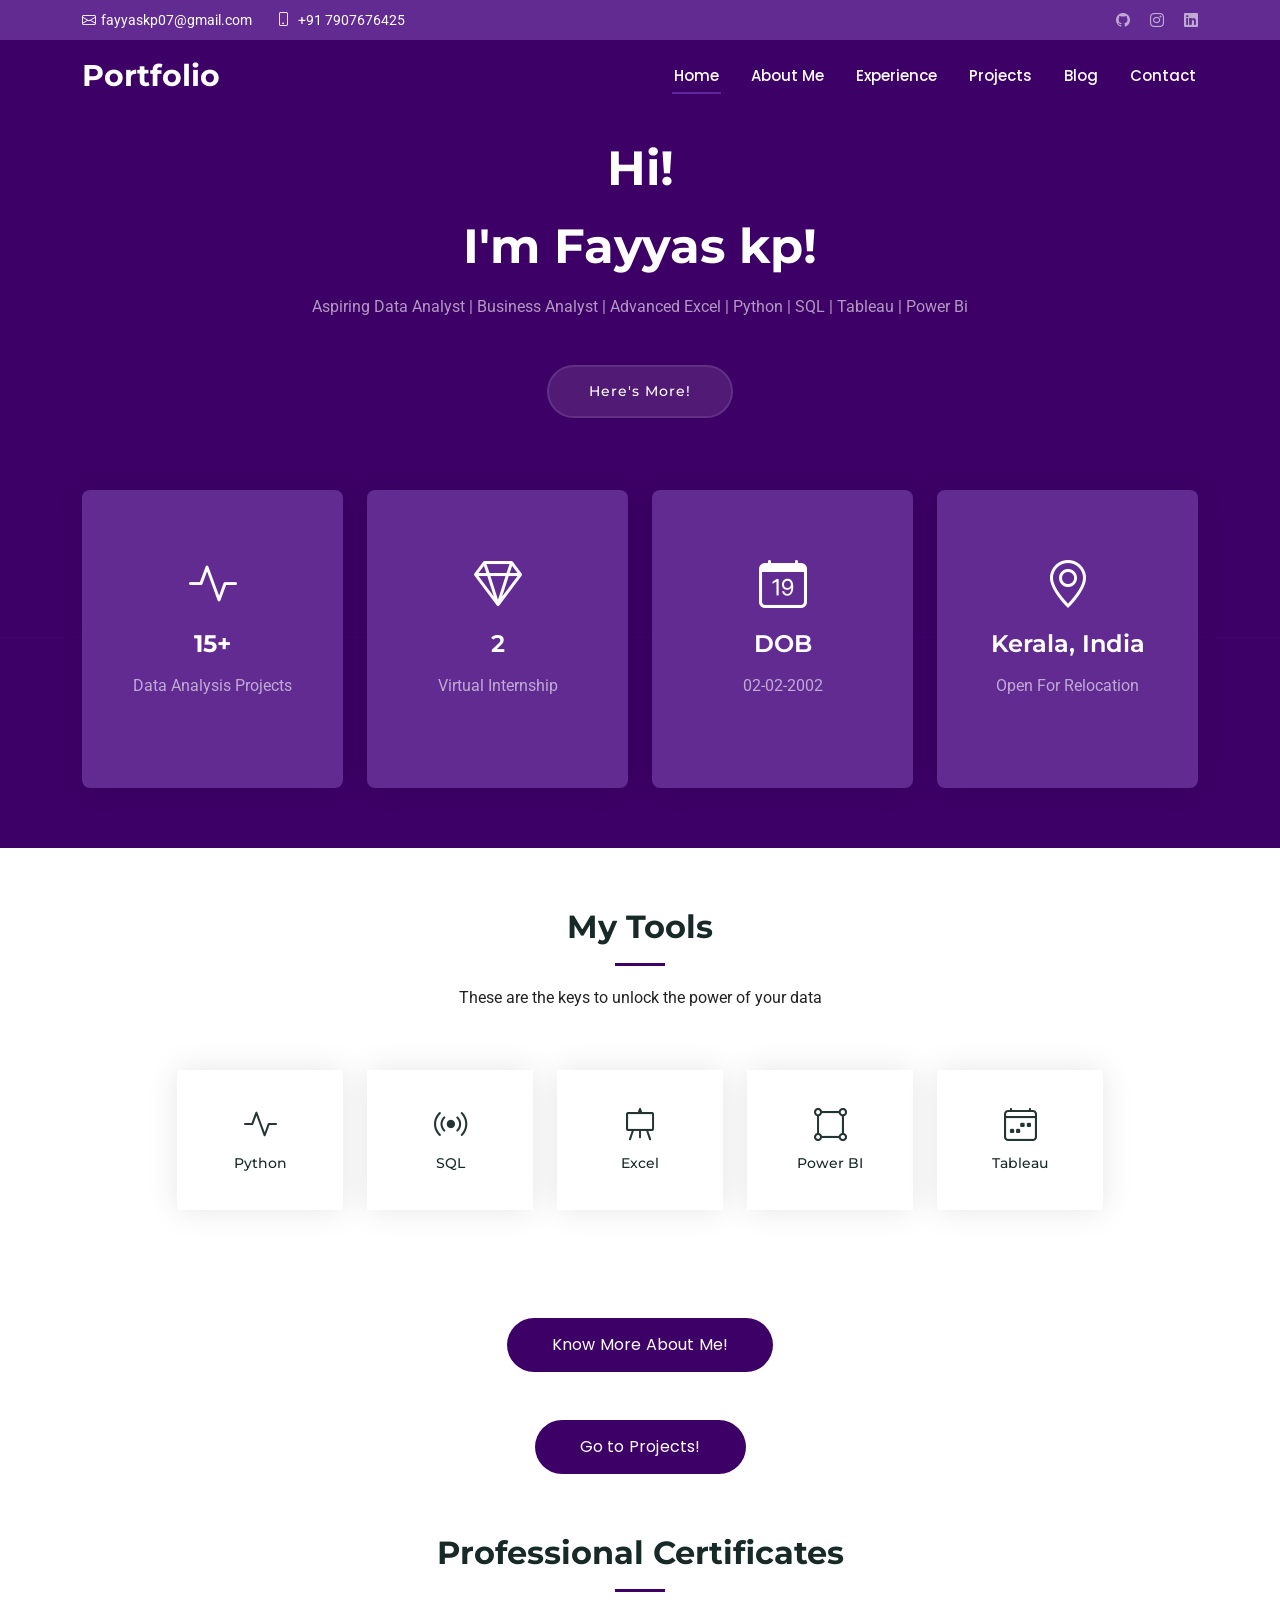
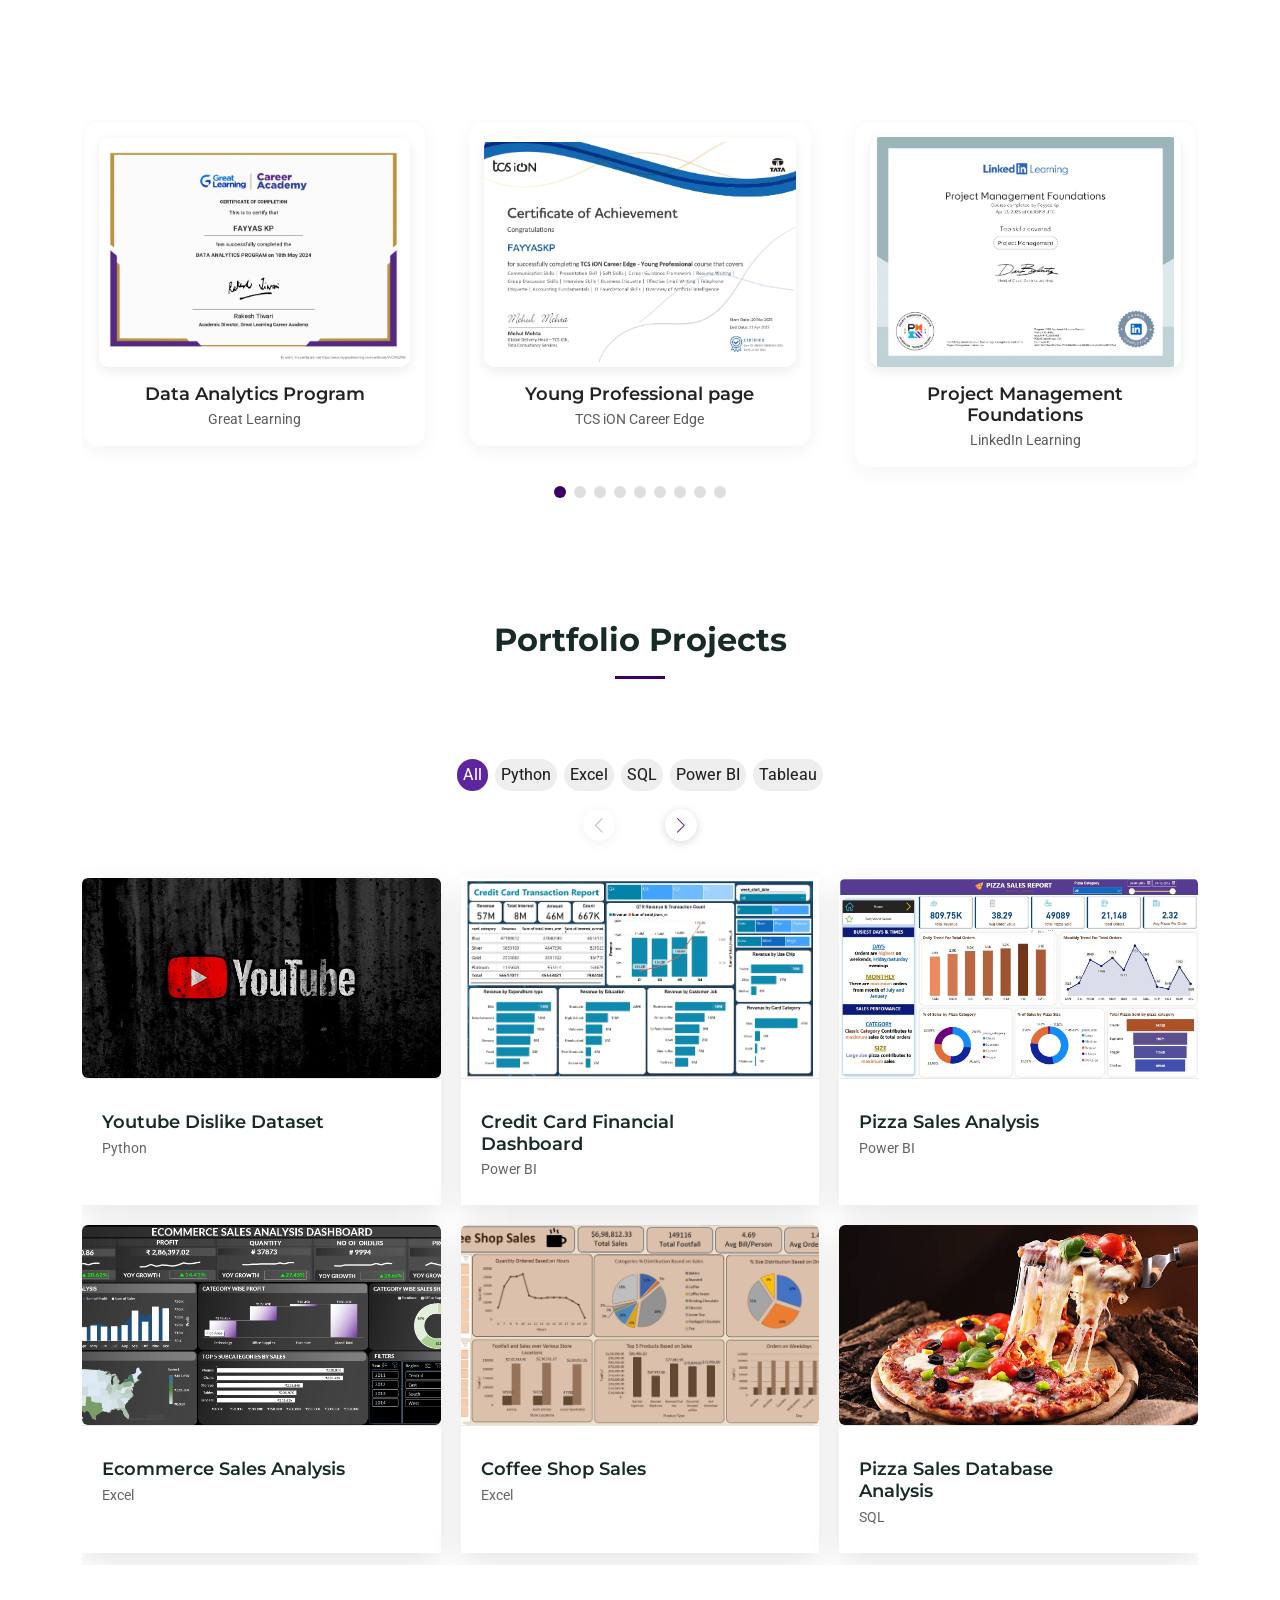
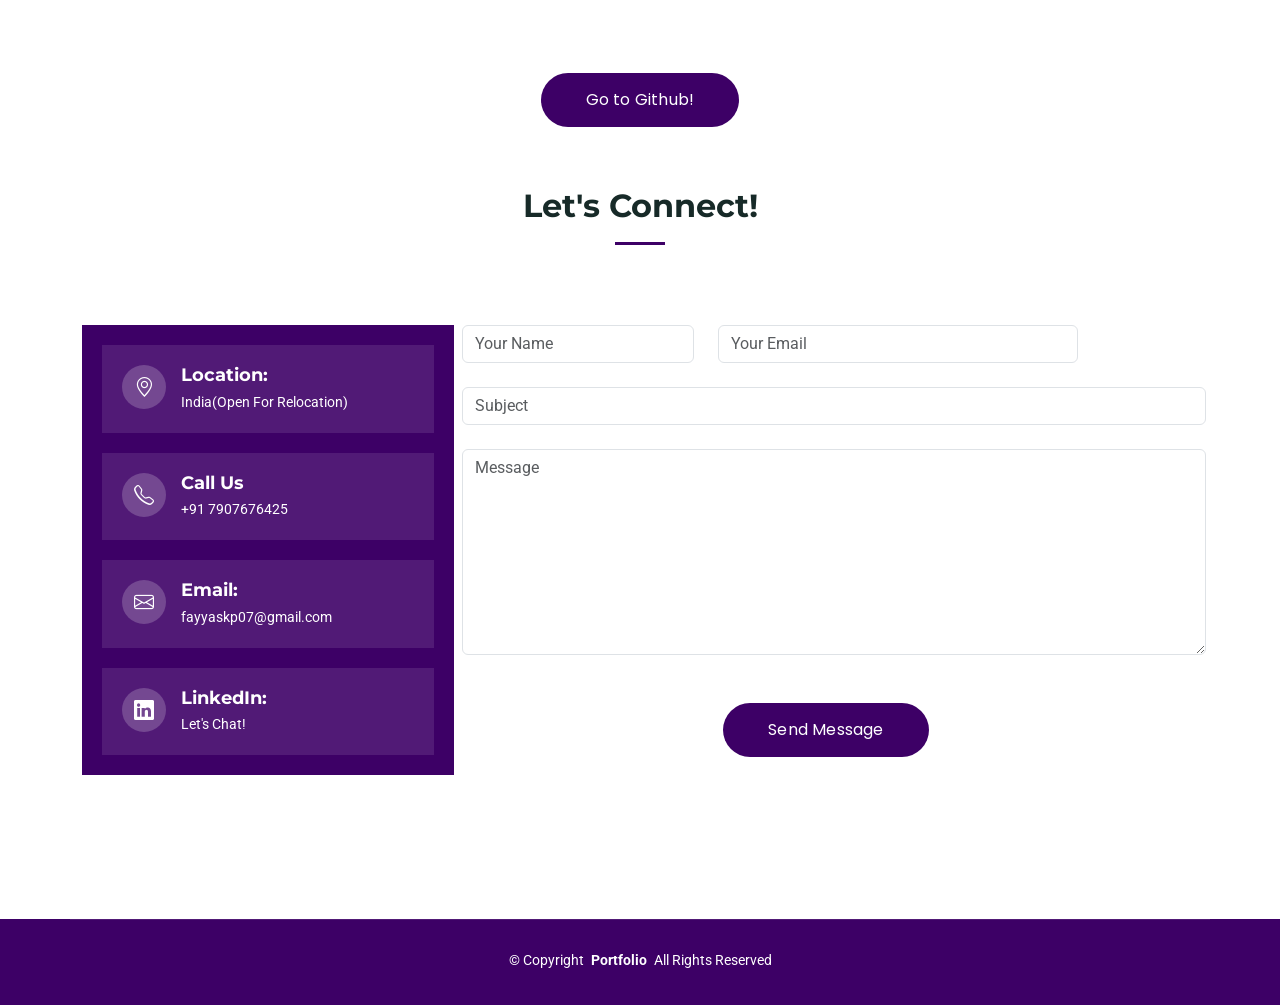
<file: index.html>
<!DOCTYPE html>
<html lang="en">

<head>
  <meta charset="utf-8">
  <meta content="width=device-width, initial-scale=1.0" name="viewport">
  <title>Index - Impact Bootstrap Template</title>
  <meta name="description" content="">
  <meta name="keywords" content="">

  <!-- Favicons -->
  <link href="assets/img/favicon.png" rel="icon">
  <link href="assets/img/apple-touch-icon.png" rel="apple-touch-icon">

  <!-- Fonts -->
  <link href="https://fonts.googleapis.com" rel="preconnect">
  <link href="https://fonts.gstatic.com" rel="preconnect" crossorigin>
  <link href="https://fonts.googleapis.com/css2?family=Roboto:ital,wght@0,100;0,300;0,400;0,500;0,700;0,900;1,100;1,300;1,400;1,500;1,700;1,900&family=Montserrat:ital,wght@0,100;0,200;0,300;0,400;0,500;0,600;0,700;0,800;0,900;1,100;1,200;1,300;1,400;1,500;1,600;1,700;1,800;1,900&family=Poppins:ital,wght@0,100;0,200;0,300;0,400;0,500;0,600;0,700;0,800;0,900;1,100;1,200;1,300;1,400;1,500;1,600;1,700;1,800;1,900&display=swap" rel="stylesheet">

  <!-- Vendor CSS Files -->
  <link href="assets/vendor/bootstrap/css/bootstrap.min.css" rel="stylesheet">
  <link href="assets/vendor/bootstrap-icons/bootstrap-icons.css" rel="stylesheet">
  <link href="assets/vendor/aos/aos.css" rel="stylesheet">
  <link href="assets/vendor/glightbox/css/glightbox.min.css" rel="stylesheet">
  <link href="assets/vendor/swiper/swiper-bundle.min.css" rel="stylesheet">

  <!-- Main CSS File -->
  <link href="assets/css/main.css" rel="stylesheet">

  <!-- =======================================================
  * Template Name: Impact
  * Template URL: https://bootstrapmade.com/impact-bootstrap-business-website-template/
  * Updated: Aug 07 2024 with Bootstrap v5.3.3
  * Author: BootstrapMade.com
  * License: https://bootstrapmade.com/license/
  ======================================================== -->
</head>

<body class="index-page">

  <header id="header" class="header fixed-top">

    <div class="topbar d-flex align-items-center">
      <div class="container d-flex justify-content-center justify-content-md-between">
        <div class="contact-info d-flex align-items-center">
          <i class="bi bi-envelope d-flex align-items-center"><a href="mailto:fayyaskp07@gmail.com">fayyaskp07@gmail.com</a></i>
          <a href="tel:+917907676425" class="d-flex align-items-center ms-4 text-decoration-none" style="color: white;">
            <i class="bi bi-phone me-2"></i><span>+91 7907676425</span></a>
        </div>
        
        <div class="social-links d-none d-md-flex align-items-center">
          <a href="https://github.com/Fayyas-kp" class="github"><i class="bi bi-github"></i></a>
          <a href="https://www.instagram.com/fa_yas_._/" class="instagram"><i class="bi bi-instagram"></i></a>
          <a href="https://www.linkedin.com/in/fayyas-kp-225522283/" class="linkedin"><i class="bi bi-linkedin"></i></a>
        </div>
        
      </div>
    </div><!-- End Top Bar -->

    <div class="branding d-flex align-items-cente">

      <div class="container position-relative d-flex align-items-center justify-content-between">
        <a href="index.html" class="logo d-flex align-items-center">
          <!-- Uncomment the line below if you also wish to use an image logo -->
          <!-- <img src="assets/img/logo.png" alt=""> -->
          <h1 class="sitename">Portfolio</h1>
          <span>.</span>
        </a>

        <nav id="navmenu" class="navmenu">
          <ul>
            <li><a href="index.html" class="active">Home<br></a></li>
            <li><a href="About-Me.html">About Me </a></li>
            <li><a href="#">Experience</a></li>
            <li><a href="#Portfolio Projects">Projects</a></li>
            <li><a href="#">Blog</a></li>
            <li><a href="#contact">Contact</a></li>
          </ul>
          <i class="mobile-nav-toggle d-xl-none bi bi-list"></i>
        </nav>

      </div>

    </div>

  </header>

  <main class="main">

    <!-- Hero Section -->
    <section id="hero" class="hero section accent-background">

      <div class="container" data-aos="fade-up" data-aos-delay="100">
        <div class="row justify-content-center">
          <div class="col-lg-10 d-flex flex-column align-items-center justify-content-center">
            <h2><span>Hi!</span></h2>
            <h2><span class="accent">I'm Fayyas kp!</span></h2>
            <p>Aspiring Data Analyst | Business Analyst | Advanced Excel | Python | SQL | Tableau | Power Bi</p>
            <a href="#My Tools" class="btn-get-started mt-3">Here's More!</a>
          </div>
        </div>
      </div>

      <div class="icon-boxes position-relative" data-aos="fade-up" data-aos-delay="200">
        <div class="container position-relative">
          <div class="row gy-4 mt-5">

            <div class="col-xl-3 col-md-6">
              <div class="icon-box">
                <div class="icon"><i class="bi bi-activity"></i></div>
                <h4 class="title"><a href="" class="stretched-link">15+</a></h4>
                <p>Data Analysis Projects</p>

              </div>
            </div><!--End Icon Box -->

            <div class="col-xl-3 col-md-6">
              <div class="icon-box">
                <div class="icon"><i class="bi bi-gem"></i></div>
                <h5 style="font-weight: 640" class="title"><a href="" class="stretched-link">2</a></h5>
                <p>Virtual Internship</p>

              </div>
            </div><!--End Icon Box -->

            <div class="col-xl-3 col-md-6">
              <div class="icon-box">
                <div class="icon"><i class="bi bi-calendar-date"></i></div>
                <h5 style="font-weight: 640"class="title"><a href="" class="stretched-link">DOB</a></h5>
                <p>02-02-2002</p>

              </div>
            </div><!--End Icon Box -->

            <div class="col-xl-3 col-md-6">
              <div class="icon-box">
                <div class="icon"><i class="bi bi-geo-alt"></i></div>
                <h5 style="font-weight: 640" class="title"><a href="" class="stretched-link">Kerala, India</a></h5>
                <p>Open For Relocation</p>

              </div>
            </div><!--End Icon Box -->

          </div>
        </div>
      </div>

    </section><!-- /Hero Section -->

  <!-- My Tools Section -->
<section id="My Tools" class="services section">

  <!-- Section Title -->
  <div class="container section-title" data-aos="fade-up">
    <h2>My Tools</h2>
    <p>These are the keys to unlock the power of your data</p>
  </div><!-- End Section Title -->

  <div class="container">
    <!-- Center the row horizontally -->
    <div class="row justify-content-center gy-4">

      <div class="col-2">
        <div class="service-item  position-relative">
          <div class="icon">
            <i class="bi bi-activity"></i>
          </div>
          <h5 style="font-size: 13.5px; font-weight: 500;">Python</h5>
          
        </div>
      </div><!-- End Service Item -->

      <div class="col-2">
        <div class="service-item position-relative">
          <div class="icon">
            <i class="bi bi-broadcast"></i>
          </div>
          <h5 style="font-size: 13.5px; font-weight: 500;">SQL</h5>
           </div>
      </div><!-- End Service Item -->

      <div class="col-2">
        <div class="service-item position-relative">
          <div class="icon">
            <i class="bi bi-easel"></i>
          </div>
          <h5 style="font-size: 13.5px; font-weight: 500;">Excel</h5>
         </div>
      </div><!-- End Service Item -->

      <div class="col-2">
        <div class="service-item position-relative">
          <div class="icon">
            <i class="bi bi-bounding-box-circles"></i>
          </div>
          <h5 style="font-size: 13.5px; font-weight: 500;">Power BI</h5>
          </div>
      </div><!-- End Service Item -->

      <div class="col-2">
        <div class="service-item position-relative">
          <div class="icon">
            <i class="bi bi-calendar4-week"></i>
          </div>
          <h5 style="font-size: 13.5px; font-weight: 500;">Tableau</h5>
          </div>
      </div><!-- End Service Item -->

    </div>
  </div>
  
</section><!-- /My Tools Section -->
<div class="d-flex justify-content-center mt-5">
  <a href="About-Me.html" class="rounded-pill" style="background-color: #3D0066; color: white;  
  font-weight: 500; font-size: 16px; font-family: 'Poppins', sans-serif; letter-spacing: 0.2px;
  padding: 15px 45px; text-decoration: none; font-weight: 400;">
    Know More About Me!
  </a>
</div>

  <div class="d-flex justify-content-center mt-5">
    <a href="#Portfolio Projects" class="rounded-pill" style="background-color: #3D0066; color: white; 
      font-weight: 500; font-size: 16px; font-family: 'Poppins', sans-serif; letter-spacing: 0.2px;
    padding: 15px 45px; text-decoration: none; font-weight: 400;">
      Go to Projects!
    </a>
  </div>





    <!-- Certificate Section -->
<section id="Professional Certificates" class="testimonials section">

  <!-- Section Title -->
  <div class="container section-title" data-aos="fade-up">
    <h2>Professional Certificates</h2>
  </div><!-- End Section Title -->

<!-- CERTIFICATE SLIDER SECTION -->
<section class="portfolio-images-slider py-5 certificate-section">
  <div class="container" data-aos="fade-up">
    <div class="portfolio-details-slider swiper init-swiper">

      <!-- Swiper Configuration -->
      <script type="application/json" class="swiper-config">
        {
          "loop": true,
          "speed": 600,
          "autoplay": {
            "delay": 2000
          },
          "slidesPerView": 3,
          "spaceBetween": 40,
          "navigation": {
            "nextEl": ".swiper-button-next",
            "prevEl": ".swiper-button-prev"
          },
          "pagination": {
            "el": ".swiper-pagination",
            "type": "bullets",
            "clickable": true
          },
          "breakpoints": {
            "0": { "slidesPerView": 1 },
            "768": { "slidesPerView": 2 },
            "1024": { "slidesPerView": 3 }
          }
        }
      </script>

      <!-- Swiper Slides -->
      <div class="swiper-wrapper">

        <!-- Slide Template -->
        <div class="swiper-slide">
          <div class="certificate-card">
            <a href="https://www.mygreatlearning.com/certificate/YVCRGZRK" target="_blank">
              <img src="assets/img/Certificates/Data Analytics Program Certificate.jpg" class="certificate-img" alt="Data Analytics Program ">
            </a>
            <div class="text-center mt-3">
              <h5 class="card-title">Data Analytics Program</h5>
              <p class="card-subtitle text-muted">Great Learning</p>
            </div>
          </div>
        </div>

        <div class="swiper-slide">
          <div class="certificate-card">
              <img src="assets/img/Certificates/TCS iON Career Edge - Young Professional page.jpg" class="certificate-img" alt="Young Professional page">
            </a>
            <div class="text-center mt-3">
              <h5 class="card-title"> Young Professional page</h5>
              <p class="card-subtitle text-muted">TCS iON Career Edge</p>
            </div>
          </div>
        </div>

        <div class="swiper-slide">
          <div class="certificate-card">
            <a href="https://www.linkedin.com/learning/certificates/a11207e4900aa322e76e027fb36f8b30fecb1265b382ed1ca9e367ce380407ed?trk=share_certificate" target="_blank">
              <img src="assets/img/Certificates/Project Management Foundations - LinkedIn Learning.jpg" class="certificate-img" alt="Project Management Foundations">
            </a>
            <div class="text-center mt-3">
              <h5 class="card-title">Project Management Foundations</h5>
              <p class="card-subtitle text-muted">LinkedIn Learning</p>
            </div>
          </div>
        </div>

        <div class="swiper-slide">
          <div class="certificate-card">
            <a href="https://www.linkedin.com/learning/certificates/b6f7dbf66c6043f0cdc0f43d8ed5de3b282ab712cadaec8609ba0431cdc5e889?trk=share_certificate" target="_blank">
              <img src="assets/img/Certificates/Career Essentials in System Administration - Microsoft and LinkedIn.jpg" class="certificate-img" alt="Project Management Foundations">
            </a>
            <div class="text-center mt-3">
              <h5 class="card-title">Career Essentials in System Administration</h5>
              <p class="card-subtitle text-muted">Microsoft and LinkedIn</p>
            </div>
          </div>
        </div>

 <div class="swiper-slide">
          <div class="certificate-card">
            <a href="https://coursera.org/share/859c8447cb811071d161c494ba2b3719" target="_blank">
              <img src="assets/img/Certificates/SQL Basic- HackerRank.jpg" class="certificate-img" alt="SQL Advanced">
            </a>
            <div class="text-center mt-3">
              <h5 class="card-title">SQL Advanced</h5>
              <p class="card-subtitle text-muted">HackerRank</p>
            </div>
          </div>
        </div>
        <div class="swiper-slide">
          <div class="certificate-card">
            <a href="https://coursera.org/share/859c8447cb811071d161c494ba2b3719" target="_blank">
              <img src="assets/img/Certificates/Introduction to Generative AI.jpg" class="certificate-img" alt="Introduction to Generative AI">
            </a>
            <div class="text-center mt-3">
              <h5 class="card-title">Introduction to Generative AI</h5>
              <p class="card-subtitle text-muted">Coursera/p>
            </div>
          </div>
        </div>

        <div class="swiper-slide">
          <div class="certificate-card">
            <a href="https://www.life-global.org/certificate/4db1b8c9-41a8-4c95-a7a2-7c8b2720ee80" target="_blank">
              <img src="assets/img/Certificates/Data Science & Analytics HP LIFE.jpg" class="certificate-img" alt="Data Science & Analytics">
            </a>
            <div class="text-center mt-3">
              <h5 class="card-title">Data Science & Analytics</h5>
              <p class="card-subtitle text-muted">HP LIFE</p>
            </div>
          </div>
        </div>

        <div class="swiper-slide">
          <div class="certificate-card">
              <img src="assets/img/Certificates/Data Analytics and Visualization Job Simulation.jpg" class="certificate-img" alt="Data Analytics  - Accenture">
            </a>
            <div class="text-center mt-3">
              <h5 class="card-title">Data Analytics - Accenture</h5>
              <p class="card-subtitle text-muted">Forage</p>
            </div>
          </div>
        </div>

        <div class="swiper-slide">
          <div class="certificate-card">
              <img src="assets/img/Certificates/Data Visualisation Empowering Business with Effective Insights - TATA.jpg" class="certificate-img" alt="Data Visualisation - TATA ">
            </a>
            <div class="text-center mt-3">
              <h5 class="card-title">Data Visualisation - TATA </h5>
              <p class="card-subtitle text-muted">Forage</p>
            </div>
          </div>
        </div>

      </div>

      <!-- Navigation & Pagination -->
       <div class="swiper-button-prev custom-nav"></div>
      <div class="swiper-button-next custom-nav"></div>
      <div class="swiper-pagination"></div>
    </div>
  </div>
</section>

<style>

  
  .certificate-card {
    background: #fff;
    padding: 15px;
    border-radius: 15px;
    box-shadow: 0 4px 20px rgba(0, 0, 0, 0.05);
    transition: transform 0.3s ease;
  }

  .certificate-card:hover {
    transform: translateY(-5px);
  }

  .certificate-img {
    width: 100%;
    height: 230px;
    object-fit: contain;
    border-radius: 10px;
    box-shadow: 0 4px 12px rgba(0, 0, 0, 0.08);
    display: block;
    margin: 0 auto;
    transition: transform 0.3s ease;
  }

  .certificate-img:hover {
    transform: scale(1.03);
  }

  .card-title {
    font-size: 1.1rem;
    font-weight: 600;
    margin-bottom: 5px;
  }

  .card-subtitle {
    font-size: 0.9rem;
    color: #666;
  }

  /* Swiper Container Adjustments */
  .portfolio-details-slider {
    position: relative;
  }

  /* Hide Swiper nav only in certificate section */
.certificate-section .swiper-button-prev,
.certificate-section .swiper-button-next {
  display: none;
}

  
  /* Optional: Adjust space between cards if needed */
  .swiper-slide {
    padding:  2px; /* Adjust spacing between slides (cards) */
  }

  /* Adjustments for responsive design */
  @media (max-width: 768px) {
    .swiper-slide {
      padding: 0 5px; /* Reduce space between cards on smaller screens */
    }
  }
</style>










<!-- Swiper CSS -->
<link rel="stylesheet" href="https://cdn.jsdelivr.net/npm/swiper@10/swiper-bundle.min.css" />

<style>
  .portfolio-filters-wrapper {
    display: flex;
    justify-content: center;
    align-items: center;
    gap: 7px;
    margin-bottom: 20px;
    flex-wrap: wrap;
    font-weight: 430;
    position: relative;
  }

  .portfolio-flters {
    list-style: none;
    padding: 0;
    margin: 0;
    display: flex;
    gap: 7px;
    flex-wrap: wrap;
    justify-content: center;
  }

.portfolio-flters li {
  cursor: pointer;
  padding: 4px 6px;
  background-color: #eee;
  border-radius: 18px;
  transition: background-color 0.01s linear, color 0.01s linear, transform 0.01s linear;
  user-select: none;
}



  .portfolio-flters li.filter-active {
    background-color: #5F259F;
    color: #fff;
  }

 .portfolio-navigation-buttons {
  display: flex;
  justify-content: center;
  align-items: center;
  gap: 50px;
  margin-top: 40px; /* Add margin top to push buttons down */
  margin-bottom: 25px;
}


  .swiper-button-prev,
  .swiper-button-next {
    background: #fff;
    padding: 10px;
    border-radius: 50%;
    box-shadow: 0 2px 10px rgba(0, 0, 0, 0.15);
    cursor: pointer;
    width: 32px;
    height: 32px;
    display: flex;
    align-items: center;
    justify-content: center;
    transition: background-color 0.3s ease;
    color: #5F259F;
    position: static; /* Center below filters */
  }

  .swiper-button-prev::after,
  .swiper-button-next::after {
    font-size: 15px;
    color: #5F259F;
  }

  .swiper-button-prev:hover,
  .swiper-button-next:hover {
    background: #5F259F;
  }

  .swiper-button-prev:hover::after,
  .swiper-button-next:hover::after {
    color: #fff;
  }

  .portfolio-item {
    flex: 0 0 33.3333%;
    max-width: 33.3333%;
    box-sizing: border-box;
    padding: 10px;
  }

  .portfolio-item .portfolio-content img {
    width: 100%;
    height: 200px;
    object-fit: cover;
    border-radius: 6px;
  }

  .swiper-slide > .row {
    display: flex;
    flex-wrap: wrap;
  }

  .portfolio-info h4 {
    margin: 8px 0 4px;
  }

  .portfolio-info p {
    margin: 0;
    color: #555;
    font-size: 0.9rem;
  }

  /* Responsive */
  @media (max-width: 768px) {
    .portfolio-item {
      flex: 0 0 50%;
      max-width: 50%;
    }
  }

  @media (max-width: 480px) {
    .portfolio-item {
      flex: 0 0 100%;
      max-width: 100%;
    }
    .portfolio-navigation-buttons {
      flex-direction: row;
      flex-wrap: wrap;
    }
  }
</style>

<section id="Portfolio Projects" class="portfolio section">
  <div class="container section-title" data-aos="fade-up">
    <h2>Portfolio Projects</h2>
  </div>

  <div class="container">
    <!-- Filter Buttons -->
    <div class="portfolio-filters-wrapper">
      <ul class="portfolio-flters" id="portfolioFilters">
        <li data-filter="*" class="filter-active">All</li>
        <li data-filter=".filter-Python">Python</li>
        <li data-filter=".filter-Excel">Excel</li>
        <li data-filter=".filter-SQL">SQL</li>
        <li data-filter=".filter-Power-BI">Power BI</li>
        <li data-filter=".filter-Tableau">Tableau</li>
      </ul>
    </div>

    <!-- Navigation Buttons Below Filters -->
    <div class="portfolio-navigation-buttons">
      <div class="swiper-button-prev"></div>
      <div class="swiper-button-next"></div>
    </div>

    <!-- Swiper Slider -->
    <div class="swiper portfolio-project-swiper">
      <div class="swiper-wrapper" id="portfolioSlidesWrapper">
        <!-- Slides dynamically injected by JS -->
      </div>
    </div>
  </div>
</section>


<!-- Swiper JS -->
<script src="https://cdn.jsdelivr.net/npm/swiper@10/swiper-bundle.min.js"></script>

<script>
  const projects = [
   
    {
      title: "Youtube Dislike Dataset",
      category: "filter-Python",
      img: "assets/img/Projects/Python/Youtube Dislike Dataset/youtube_dislike_dataset.jpg",
      link: "Youtube Dislike Dataset.html"
    },
    {
      title: "Credit Card Financial Dashboard",
      category: "filter-Power-BI",
      img: "assets/img/Projects/Power Bi/Credit Card Financial Dashboard/Credit Card Financial Dashboard-Transaction.jpg",
      link: "Credit Card Financial Dashboard.html"
    },
     {
      title: "Pizza Sales Analysis",
      category: "filter-Power-BI",
      img: "assets/img/Projects/Power Bi/Pizza Sales Analysis SQL + Power BI/Pizza Sales Analysis Dashboard 1.jpg",
      link: "Pizza Sales Analysis SQL + Power BI.html"
    },
    {
      title: "Ecommerce Sales Analysis",
      category: "filter-Excel",
      img: "assets/img/Projects/Excel/Ecommerce Sales Analysis/Ecommerce Sales Analysis.png",
      link: "Ecommerce Sales Analysis.html"
    },
    {
      title: "Coffee Shop Sales",
      category: "filter-Excel",
      img: "assets/img/Projects/Excel/Coffee Shop Sales/Dashboard.jpg",
      link: "Coffee Shop Sales.html"
    },
    {
      title: "Pizza Sales Database Analysis",
      category: "filter-SQL",
      img: "assets/img/Projects/SQL/Pizza Sales Database Analysis Project/Pizza.jpg",
      link: "Pizza Sales Database Analysis Project.html"
    },
    {
      title: "Music Database Analysis",
      category: "filter-SQL",
      img: "assets/img/Projects/SQL/Music Database Analysis/Music_Store.jpg",
      link: "Music Database Analysis.html"
    },
    {
      title: "Vrinda Store Data Analysis",
      category: "filter-Excel",
      img: "assets/img/Projects/Excel/Vrinda Store Data Analysis/Vrinda Store Data Dashboard.jpg",
      link: "Vrinda Store Data Analysis.html"
    },
    {
      title: "Spotify Music Analysis",
      category: "filter-Power-BI",
      img: "assets/img/Projects/Power Bi/Spotify Music Analysis/Spotify Dashboard.jpg",
      link: "Spotify Music Analysis.html"
    },
    {
      title: "Weather Data Analysis",
      category: "filter-Python",
      img: "assets/img/Projects/Python/Weather Data Analysis/The Weather Dataset.jpg",
      link: "Weather Data Analysis.html"
    },
    {
      title: "Airbnb NYC 2019",
      category: "filter-Tableau",
      img: "assets/img/Projects/Tableau/Airbnb NYC 2019/Dashboard.jpg",
      link: "Airbnb NYC 2019.html"
    },
    {
      title: "Car Insurance Claim Analysis",
      category: "filter-Tableau",
      img: "assets/img/Projects/Tableau/Car Insurance Claim Analysis/Dashboards/Dashboard4.jpg",
      link: "Car Insurance Claim Analysis.html"
    },

  ];

  const wrapper = document.getElementById('portfolioSlidesWrapper');

  function renderSlides(filteredProjects) {
    wrapper.innerHTML = '';
    const slides = [];

    for (let i = 0; i < filteredProjects.length; i += 6) {
      const slideProjects = filteredProjects.slice(i, i + 6);
      const projectHTML = slideProjects.map(p => `
        <div class="portfolio-item ${p.category}">
          <div class="portfolio-content h-100">
            <a href="${p.link}">
              <img src="${p.img}" alt="${p.title}">
            </a>
            <div class="portfolio-info">
              <h4><a href="${p.link}" title="More Details">${p.title}</a></h4>
              <p>${p.category.replace("filter-", "").replace("-", " ")}</p>
            </div>
          </div>
        </div>
      `).join('');

      slides.push(`
        <div class="swiper-slide">
          <div class="row">
            ${projectHTML}
          </div>
        </div>
      `);
    }

    wrapper.innerHTML = slides.join('');
    swiper.update();
  }

  const swiper = new Swiper('.portfolio-project-swiper', {
    loop: false,
    navigation: {
      nextEl: '.swiper-button-next',
      prevEl: '.swiper-button-prev',
    },
    spaceBetween: 30,
  });

  renderSlides(projects);

  document.querySelectorAll('#portfolioFilters li').forEach(filterBtn => {
    filterBtn.addEventListener('click', () => {
      document.querySelectorAll('#portfolioFilters li').forEach(btn => btn.classList.remove('filter-active'));
      filterBtn.classList.add('filter-active');

      const filterValue = filterBtn.getAttribute('data-filter');
      const filtered = filterValue === '*' ? projects : projects.filter(p => `.${p.category}` === filterValue || p.category === filterValue.replace('.', ''));
      renderSlides(filtered);
    });
  });
</script>







   
  <div class="d-flex justify-content-center mt-5">
    <a href="https://github.com/Fayyas-kp" class="rounded-pill" style="background-color: #3D0066; color: white; 
      font-weight: 500; font-size: 16px; font-family: 'Poppins', sans-serif; letter-spacing: 0.2px;
    padding: 15px 45px; text-decoration: none; font-weight: 400;">
      Go to Github!
    </a>
  </div>

   

    <!-- Contact Section -->
    <section id="contact" class="contact section">

      <!-- Section Title -->
      <div class="container section-title" data-aos="fade-up">
        <h2>Let's Connect!</h2>
      </div><!-- End Section Title -->

      <div class="container" data-aos="fade-up" data-aos-delay="100">

        <div class="row gx-lg-0 gy-4">

          <div class="col-lg-4">
            <div class="info-container d-flex flex-column align-items-center justify-content-center">
              <div class="info-item d-flex" data-aos="fade-up" data-aos-delay="200">
                <i class="bi bi-geo-alt flex-shrink-0"></i>
                <div>
                  <h3>Location:</h3>
                  <p>India(Open For Relocation)</p>
                </div>
              </div><!-- End Info Item -->

              <div class="info-item d-flex" data-aos="fade-up" data-aos-delay="300">
                <a href="tel:+917907676425">
                  <i class="bi bi-telephone flex-shrink-0"></i>
                </a>
                <div>
                  <h3>Call Us</h3>
                  <p><a href="tel:+917907676425" style="color: white;">+91 7907676425</a></p>
                </div>
              </div><!-- End Info Item -->
              

              <div class="info-item d-flex" data-aos="fade-up" data-aos-delay="400">
                <a href="mailto:fayyaskp07@gmail.com">
                  <i class="bi bi-envelope flex-shrink-0"></i>
                </a>
                <div>
                  <h3>Email:</h3>
                  <p><a href="mailto:fayyaskp07@gmail.com" style="color: white;">fayyaskp07@gmail.com</a></p>
                </div>
              </div><!-- End Info Item -->

              <div class="info-item d-flex" data-aos="fade-up" data-aos-delay="500">
                <a href="https://www.linkedin.com/in/fayyas-kp-225522283/" target="_blank">
                  <i class="bi bi-linkedin flex-shrink-0"></i>
                </a>
                <div>
                  <h3>
                    <a href="https://www.linkedin.com/in/fayyas-kp-225522283/" target="_blank" style="color: white;">LinkedIn:</a>
                  </h3>
                  <p>Let's Chat!</p>
                </div>
              </div><!-- End Info Item -->

            </div>

          </div>

          <div class="col-lg-8">
            <form
            action="https://formspree.io/f/xeoapaev"
            method="POST"
          >
                        <!-- Don't forget to update the email address above! -->
            
              <!-- Optional Settings -->
              <input type="hidden" name="_captcha" value="false">
              <input type="hidden" name="_next" value="https://yourdomain.com/thankyou.html">
            
              <div class="row gy-4">
                <div class="col-md-4">
                  <input type="text" name="name" class="form-control  ms-2" placeholder="Your Name" required>
                </div>
            
                <div class="col-md-6">
                  <input type="email" name="email" class="form-control ms-2" placeholder="Your Email" required>
                </div>
            
                <div class="col-md-12">
                  <input type="text" name="subject" class="form-control ms-2" placeholder="Subject" required>
                </div>
            
                <div class="col-md-12">
                  <textarea name="message" class="form-control ms-2" rows="8" placeholder="Message" required></textarea>
                </div>
            
                <div class="d-flex justify-content-center mt-5">
                  <button type="submit" class="rounded-pill" style="background-color: #3D0066; color: white; 
                    font-weight: 400; font-size: 16px; font-family: 'Poppins', sans-serif; letter-spacing: 0.2px;
                    padding: 15px 45px; border: none;">
                    Send Message
                  </button>
                </div>
              </div>
            </form>
            
            
          </div><!-- End Contact Form -->

        </div>

      </div>

    </section><!-- /Contact Section -->

  </main>

  <footer id="footer" class="footer accent-background">

    <div class="container copyright text-center mt-4">
      <p>© <span>Copyright</span> <strong class="px-1 sitename">Portfolio</strong> <span>All Rights Reserved</span></p>
      <div class="credits">
        <!-- All the links in the footer should remain intact. -->
        <!-- You can delete the links only if you've purchased the pro version. -->
        <!-- Licensing information: https://bootstrapmade.com/license/ -->
        <!-- Purchase the pro version with working PHP/AJAX contact form: [buy-url] -->
     
      </div>
    </div>

  </footer>

  <!-- Scroll Top -->
  <a href="#" id="scroll-top" class="scroll-top d-flex align-items-center justify-content-center"><i class="bi bi-arrow-up-short"></i></a>

  <!-- Preloader -->
  <div id="preloader"></div>

  <!-- Vendor JS Files -->
  <script src="assets/vendor/bootstrap/js/bootstrap.bundle.min.js"></script>
  <script src="assets/vendor/php-email-form/validate.js"></script>
  <script src="assets/vendor/aos/aos.js"></script>
  <script src="assets/vendor/glightbox/js/glightbox.min.js"></script>
  <script src="assets/vendor/swiper/swiper-bundle.min.js"></script>
  <script src="assets/vendor/purecounter/purecounter_vanilla.js"></script>
  <script src="assets/vendor/imagesloaded/imagesloaded.pkgd.min.js"></script>
  <script src="assets/vendor/isotope-layout/isotope.pkgd.min.js"></script>

  <!-- Main JS File -->
  <script src="assets/js/main.js"></script>

</body>

</html>
</file>
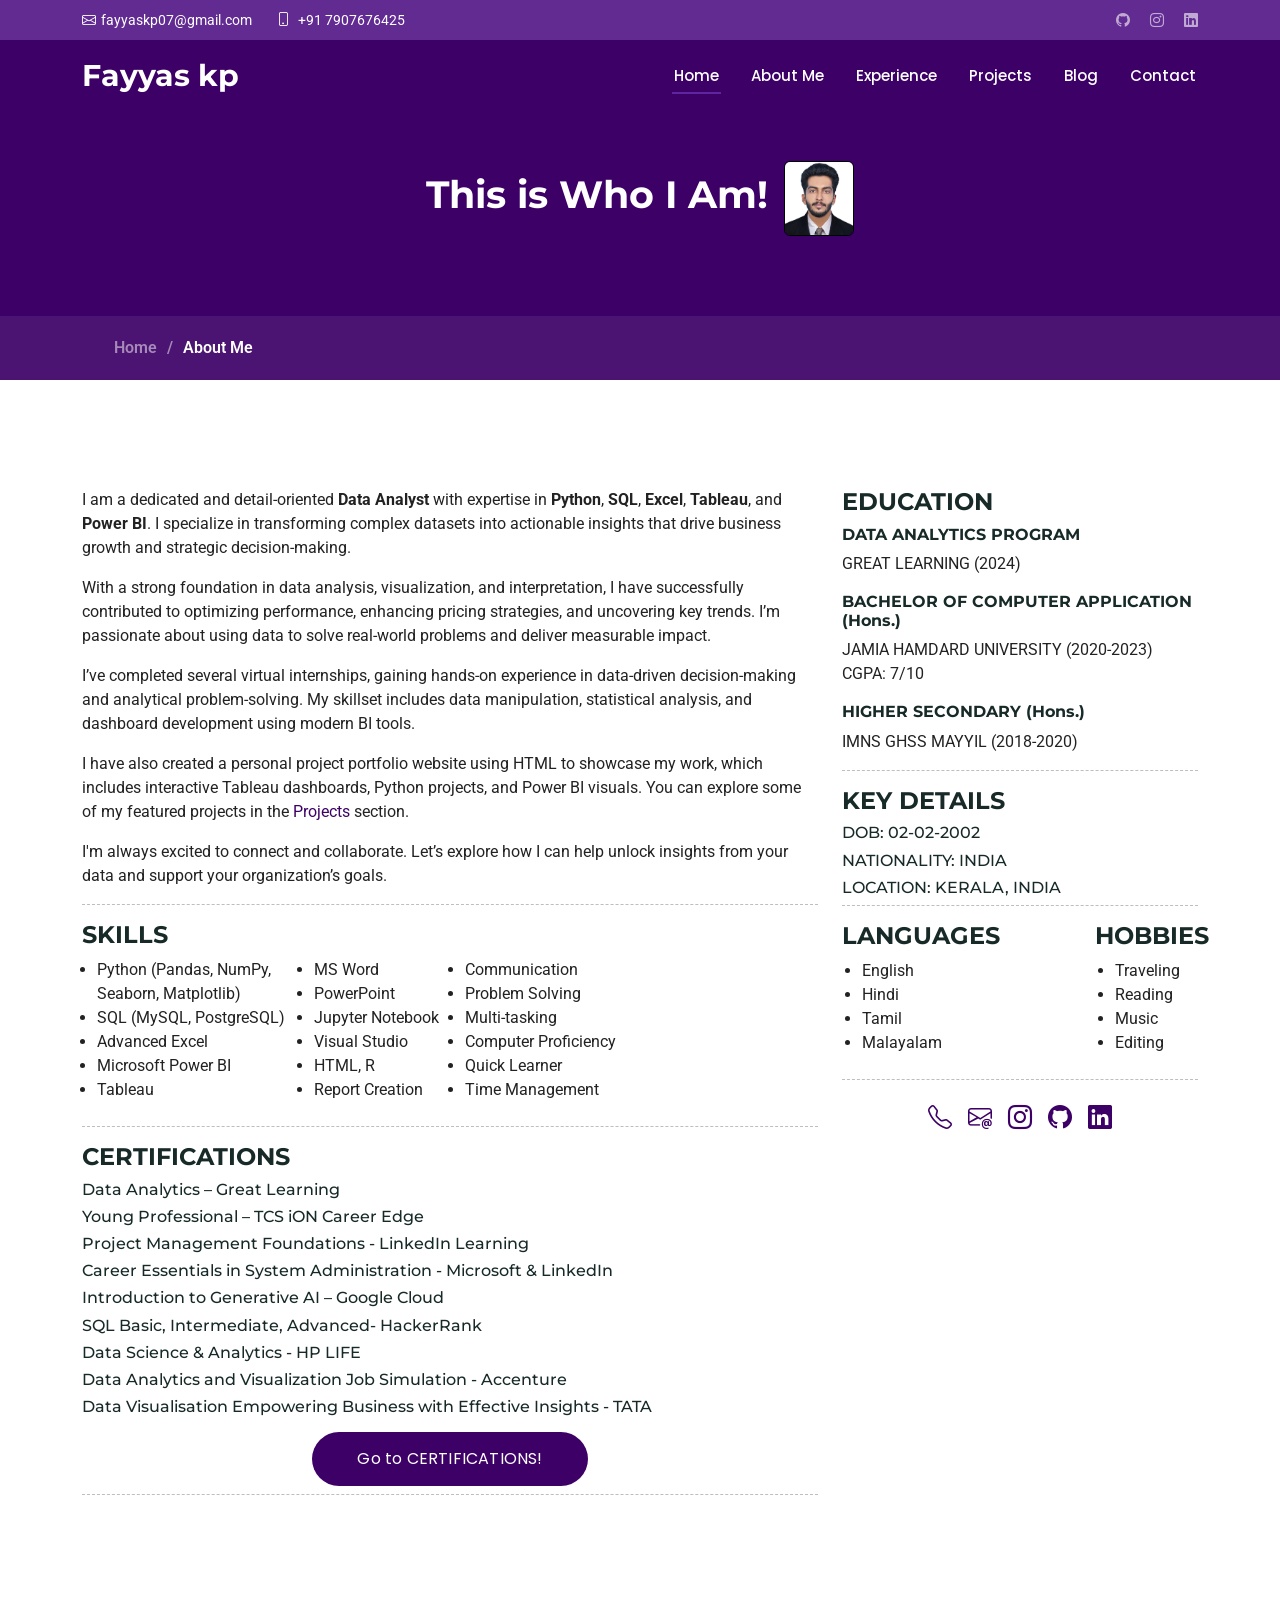
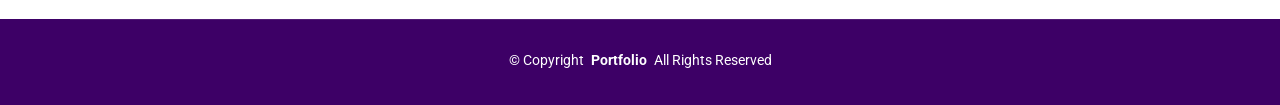
<file: About-Me.html>
<!DOCTYPE html>
<html lang="en">

<head>
  <meta charset="utf-8">
  <meta content="width=device-width, initial-scale=1.0" name="viewport">
  <title>This is Who i'am! - Impact Bootstrap Template</title>
  <meta name="description" content="">
  <meta name="keywords" content="">

  <!-- Favicons -->
  <link href="assets/img/favicon.png" rel="icon">
  <link href="assets/img/apple-touch-icon.png" rel="apple-touch-icon">

  <!-- Fonts -->
  <link href="https://fonts.googleapis.com" rel="preconnect">
  <link href="https://fonts.gstatic.com" rel="preconnect" crossorigin>
  <link href="https://fonts.googleapis.com/css2?family=Roboto:ital,wght@0,100;0,300;0,400;0,500;0,700;0,900;1,100;1,300;1,400;1,500;1,700;1,900&family=Montserrat:ital,wght@0,100;0,200;0,300;0,400;0,500;0,600;0,700;0,800;0,900;1,100;1,200;1,300;1,400;1,500;1,600;1,700;1,800;1,900&family=Poppins:ital,wght@0,100;0,200;0,300;0,400;0,500;0,600;0,700;0,800;0,900;1,100;1,200;1,300;1,400;1,500;1,600;1,700;1,800;1,900&display=swap" rel="stylesheet">

  <!-- Vendor CSS Files -->
  <link href="assets/vendor/bootstrap/css/bootstrap.min.css" rel="stylesheet">
  <link href="assets/vendor/bootstrap-icons/bootstrap-icons.css" rel="stylesheet">
  <link href="assets/vendor/aos/aos.css" rel="stylesheet">
  <link href="assets/vendor/glightbox/css/glightbox.min.css" rel="stylesheet">
  <link href="assets/vendor/swiper/swiper-bundle.min.css" rel="stylesheet">

  <!-- Main CSS File -->
  <link href="assets/css/main.css" rel="stylesheet">

  <!-- =======================================================
  * Template Name: Impact
  * Template URL: https://bootstrapmade.com/impact-bootstrap-business-website-template/
  * Updated: Aug 07 2024 with Bootstrap v5.3.3
  * Author: BootstrapMade.com
  * License: https://bootstrapmade.com/license/
  ======================================================== -->
</head>

<body class="About-Me-page">

  <header id="header" class="header fixed-top">

    <div class="topbar d-flex align-items-center">
      <div class="container d-flex justify-content-center justify-content-md-between">
        <div class="contact-info d-flex align-items-center">
          <i class="bi bi-envelope d-flex align-items-center"><a href="mailto:fayyaskp07@gmail.com">fayyaskp07@gmail.com</a></i>
          <a href="tel:+917907676425" class="d-flex align-items-center ms-4 text-decoration-none" style="color: white;">
            <i class="bi bi-phone me-2"></i><span>+91 7907676425</span></a>
        </div>
        <div class="social-links d-none d-md-flex align-items-center">
          <a href="https://github.com/Fayyas-kp" class="github"><i class="bi bi-github"></i></a>
          <a href="https://www.instagram.com/fa_yas_._/" class="instagram"><i class="bi bi-instagram"></i></a>
          <a href="https://www.linkedin.com/in/fayyas-kp-225522283/" class="linkedin"><i class="bi bi-linkedin"></i></a>
        </div>
      </div>
    </div><!-- End Top Bar -->

    <div class="branding d-flex align-items-cente">

      <div class="container position-relative d-flex align-items-center justify-content-between">
        <a href="index.html" class="logo d-flex align-items-center">
          <!-- Uncomment the line below if you also wish to use an image logo -->
          <!-- <img src="assets/img/logo.png" alt=""> -->
          <h1 class="sitename">Fayyas kp</h1>
          <span>.</span>
        </a>

        <nav id="navmenu" class="navmenu">
          <ul>
            <li><a href="index.html" class="active">Home<br></a></li>
            <li><a href="About-Me.html">About Me </a></li>
            <li><a href="#Experience">Experience</a></li>
            <li><a href="index.html#Portfolio Projects">Projects</a></li>
            <li><a href="#">Blog</a></li>
            <li><a href="index.html#contact">Contact</a></li>
          </ul>
          <i class="mobile-nav-toggle d-xl-none bi bi-list"></i>
        </nav>

      </div>

    </div>

  </header>

  <main class="main">

    <!-- Page Title -->
    <div class="page-title">
      <div class="heading">
        <div class="container">
          <div class="row d-flex justify-content-center text-center">
            <div class="col-lg-8 d-flex align-items-center justify-content-center flex-wrap">
              <h1 class="me-3">This is Who I Am!</h1>
                 <img src="assets/img/Profile pic/Fayyas kp.jpg" alt="Profile Photo"
  class="img-fluid rounded"
  style="width: 70px; height: 75px; object-fit: cover; object-position: 50% 10%; border: 1px solid #000;">
       </div>
          </div>
        </div>
      </div>
      <nav class="breadcrumbs">
        <div class="container">
          <ol>
            <li><a href="index.html">Home</a></li>
            <li class="current">About Me</li>
          </ol>
        </div>
      </nav>
    </div><!-- End Page Title -->

    <!-- Service Details Section -->
    <section class="container my-5">
      <div class="row">
        <!-- About Me Section (Left Side) -->
        <div class="col-md-8">
          <div class="about me">
 <p>
              I am a dedicated and detail-oriented <strong>Data Analyst</strong> with expertise in 
              <strong>Python</strong>, <strong>SQL</strong>, <strong>Excel</strong>, <strong>Tableau</strong>, and 
              <strong>Power BI</strong>. I specialize in transforming complex datasets into actionable insights 
              that drive business growth and strategic decision-making.
            </p>
            <p>
              With a strong foundation in data analysis, visualization, and interpretation, I have successfully 
              contributed to optimizing performance, enhancing pricing strategies, and uncovering key trends. 
              I’m passionate about using data to solve real-world problems and deliver measurable impact.
            </p>
            <p>
              I’ve completed several virtual internships, gaining hands-on experience in data-driven 
              decision-making and analytical problem-solving. My skillset includes data manipulation, 
              statistical analysis, and dashboard development using modern BI tools.
            </p>
            <p>
              I have also created a personal project portfolio website using HTML to showcase my 
              work, which includes interactive Tableau dashboards, Python projects, and Power BI visuals. 
              You can explore some of my featured projects in the <a href="#projects">Projects</a> section.
            </p>
            <p>
              I'm always excited to connect and collaborate. Let’s explore how I can help unlock insights 
              from your data and support your organization’s goals.
            </p>   
  <hr style="border-top: 1px dashed #000000; margin-top: 0.5rem; margin-bottom: 1rem;">

            <!-- Skills Section (Right) -->
<div>
  <h4 style="font-weight: 700;">SKILLS</h4>
  <div style="display: flex; flex-wrap: wrap; gap: 14px;">
    <ul style="list-style: disc; padding-left: 15px; width: 207px;">
      <li>Python (Pandas, NumPy, Seaborn, Matplotlib)</li>
      <li>SQL (MySQL, PostgreSQL)</li>
      <li>Advanced Excel</li>
      <li>Microsoft Power BI</li>
      <li>Tableau</li>
    </ul>
    <ul style="list-style: disc; padding-left: 11px; width: 138px;">
      <li>MS Word</li>
      <li>PowerPoint</li>
      <li>Jupyter Notebook</li>
      <li>Visual Studio</li>
      <li>HTML, R</li>
      <li>Report Creation</li>
    </ul>
    <ul style="list-style: disc; padding-left: 10px; width: 165px;">
      <li>Communication</li>
      <li>Problem Solving</li>
      <li>Multi-tasking</li>
      <li>Computer Proficiency</li>
      <li>Quick Learner</li>
      <li>Time Management</li>
    </ul>
  </div>
</div>
<hr style="border-top: 1px dashed #000000; margin-top: 0.5rem; margin-bottom: 1rem;">
            <h4 style="font-weight: 700;">CERTIFICATIONS</h4>
              <h6>Data Analytics – Great Learning  </h6>
                <h6>Young Professional – TCS iON Career Edge </h6>
                <h6>Project Management Foundations - LinkedIn Learning</h6>
                <h6>Career Essentials in System Administration - Microsoft & LinkedIn</h6>
                <h6>Introduction to Generative AI – Google Cloud  </h6>
                <h6>SQL Basic, Intermediate, Advanced- HackerRank</h6>
                <h6>Data Science & Analytics - HP LIFE</h6>
                <h6>Data Analytics and Visualization Job Simulation - Accenture</h6>
                <h6>Data Visualisation Empowering Business with Effective Insights - TATA</h6>
              <div class="d-flex justify-content-center mt-3">
  <a href="index.html#Professional Certificates" class="rounded-pill" style="background-color: #3D0066; color: white; 
    font-weight: 500; font-size: 16px; font-family: 'Poppins', sans-serif; letter-spacing: 0.2px;
    padding: 15px 45px; text-decoration: none; font-weight: 400;">
    Go to CERTIFICATIONS!
  </a>
</div>

                <hr style="border-top: 1px dashed #000000; margin-top: 0.5rem; margin-bottom: 1rem;">

               


              </div>
        </div>
    
        <!-- Education Section (Right Side) -->
         
        <div class="col-md-4">
          <aside class="education">
            <h4 style="font-weight: 700;">EDUCATION</h4>
            <div class="edu-item">
              <h6><b>DATA ANALYTICS PROGRAM</b></h6>
              <p>GREAT LEARNING (2024)</p>
            </div>
            <div class="edu-item">
              <h6><b>BACHELOR OF COMPUTER APPLICATION  (Hons.)</b></h6>
              <p>JAMIA HAMDARD UNIVERSITY (2020-2023)<br>CGPA: 7/10</p>
            </div>
            <div class="edu-item">
              <h6><b>HIGHER SECONDARY  (Hons.)</b></h6>
              <p>IMNS GHSS MAYYIL (2018-2020) </p>
             <hr style="border-top: 1px dashed #000000; margin-top: 0.5rem; margin-bottom: 1rem;">
              <h4 style="font-weight: 700;">KEY DETAILS</h4>
              <h6 >DOB: 02-02-2002</h6>
              <h6 > NATIONALITY: INDIA</h6>
             <h6 >LOCATION: KERALA, INDIA</h6>
              <hr style="border-top: 1px dashed #000000; margin-top: 0.5rem; margin-bottom: 1rem;">
              <div style="display: flex; justify-content: space-between; gap: 50px;">
                <div style="display: flex; justify-content: space-between; gap: 95px;">
                  <!-- Languages Section (Left) -->
                  <div>
                    <h4 style="font-weight: 700;">LANGUAGES</h4>
                    <ul style="list-style: disc; padding-left: 20px;">
                      <li>English</li>
                      <li>Hindi</li>
                      <li>Tamil</li>
                      <li>Malayalam</li>
                    </ul>
                  </div>
                
                  <!-- Hobbies Section (Right) -->
                  <div>
                    <h4 style="font-weight: 700;">HOBBIES</h4>
                    <ul style="list-style: disc; padding-left: 20px;">
                      <li>Traveling</li>
                      <li>Reading</li>
                      <li>Music</li>
                      <li>Editing</li>
                    </ul>
                  </div>
                </div>
              </div>
                            <hr style="border-top: 1px dashed #000000; margin-top: 0.5rem; margin-bottom: 1rem;">

            <div class="social-links d-flex align-items-center justify-content-center" style="margin-top: 20px;">
                <a href="tel:+917907676425" class="call mx-2"><i class="bi bi-telephone fs-4"></i></a> 
                <a href="mailto:fayyaskp07@gmail.com" class="gmail mx-2"><i class="bi bi-envelope-at fs-4"></i></a> 
                <a href="https://www.instagram.com/fa_yas_._/" class="instagram mx-2"><i class="bi bi-instagram fs-4"></i></a>
                <a href="https://github.com/Fayyas-kp" class="github mx-2"><i class="bi bi-github fs-4"></i></a>
                <a href="https://www.linkedin.com/in/fayyas-kp-225522283/" class="linkedin mx-2"><i class="bi bi-linkedin fs-4"></i></a>
              </div>
            </div>
          </aside>
        </div>
      </div>
    </section>
  </main>

  <footer id="footer" class="footer accent-background">



      </div>
    </div>

    <div class="container copyright text-center mt-4">
      <p>© <span>Copyright</span> <strong class="px-1 sitename">Portfolio</strong> <span>All Rights Reserved</span></p>
      <div class="credits">
        <!-- All the links in the footer should remain intact. -->
        <!-- You can delete the links only if you've purchased the pro version. -->
        <!-- Licensing information: https://bootstrapmade.com/license/ -->
        <!-- Purchase the pro version with working PHP/AJAX contact form: [buy-url] -->
      </div>
    </div>

  </footer>

  <!-- Scroll Top -->
  <a href="#" id="scroll-top" class="scroll-top d-flex align-items-center justify-content-center"><i class="bi bi-arrow-up-short"></i></a>

  <!-- Preloader -->
  <div id="preloader"></div>

  <!-- Vendor JS Files -->
  <script src="assets/vendor/bootstrap/js/bootstrap.bundle.min.js"></script>
  <script src="assets/vendor/php-email-form/validate.js"></script>
  <script src="assets/vendor/aos/aos.js"></script>
  <script src="assets/vendor/glightbox/js/glightbox.min.js"></script>
  <script src="assets/vendor/swiper/swiper-bundle.min.js"></script>
  <script src="assets/vendor/purecounter/purecounter_vanilla.js"></script>
  <script src="assets/vendor/imagesloaded/imagesloaded.pkgd.min.js"></script>
  <script src="assets/vendor/isotope-layout/isotope.pkgd.min.js"></script>

  <!-- Main JS File -->
  <script src="assets/js/main.js"></script>

</body>

</html>
</file>
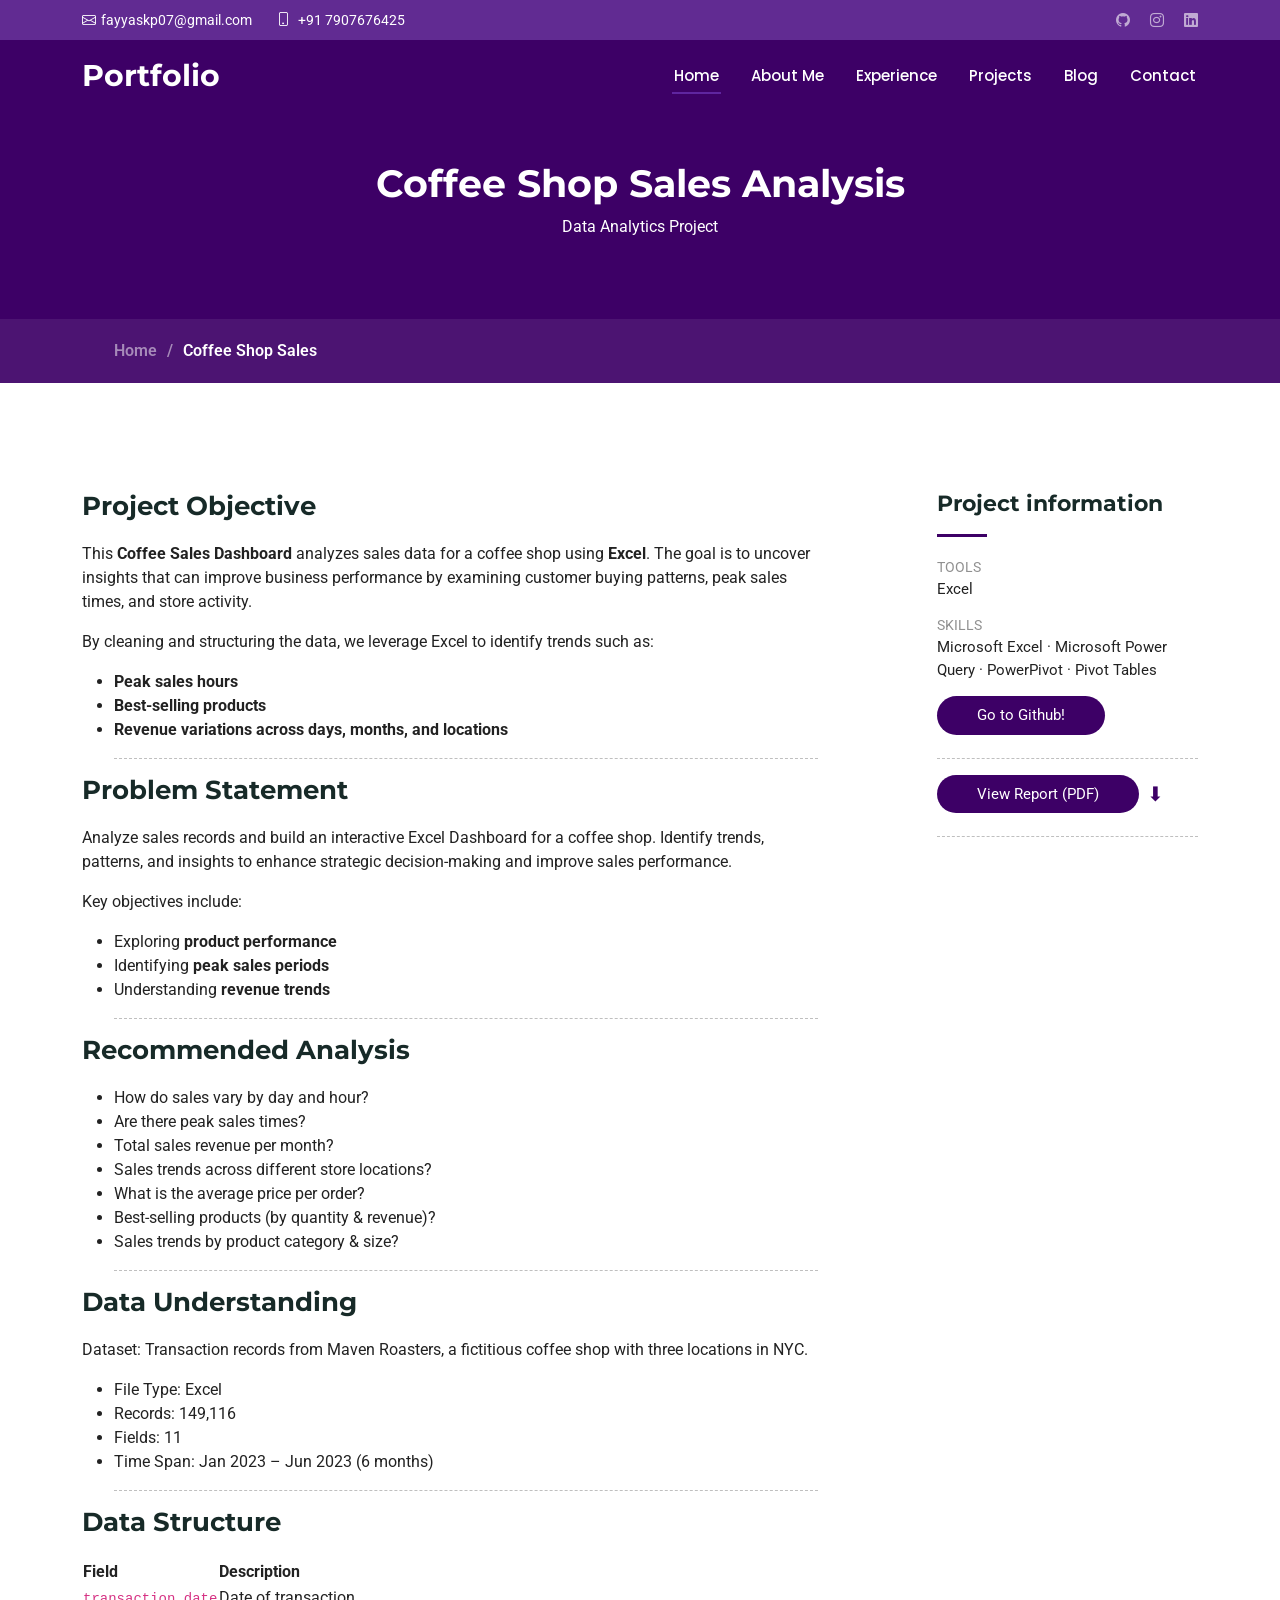
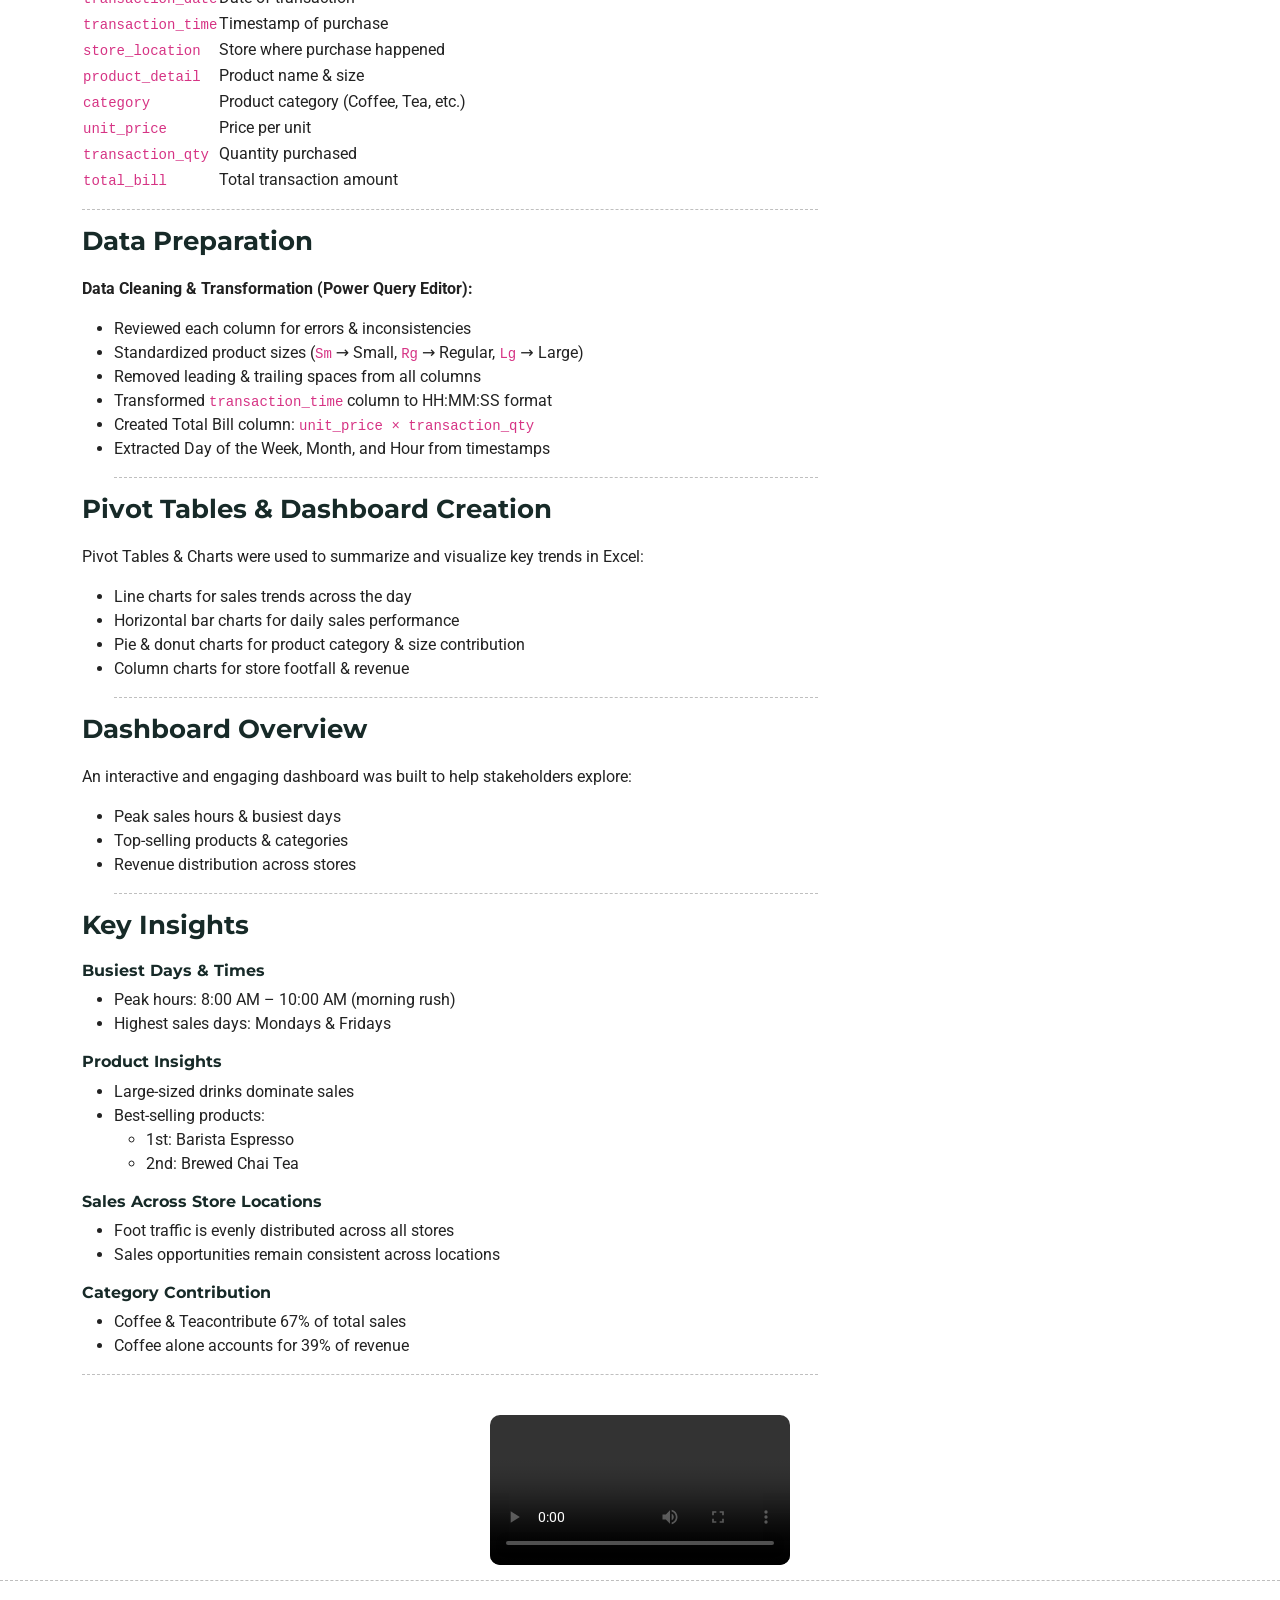
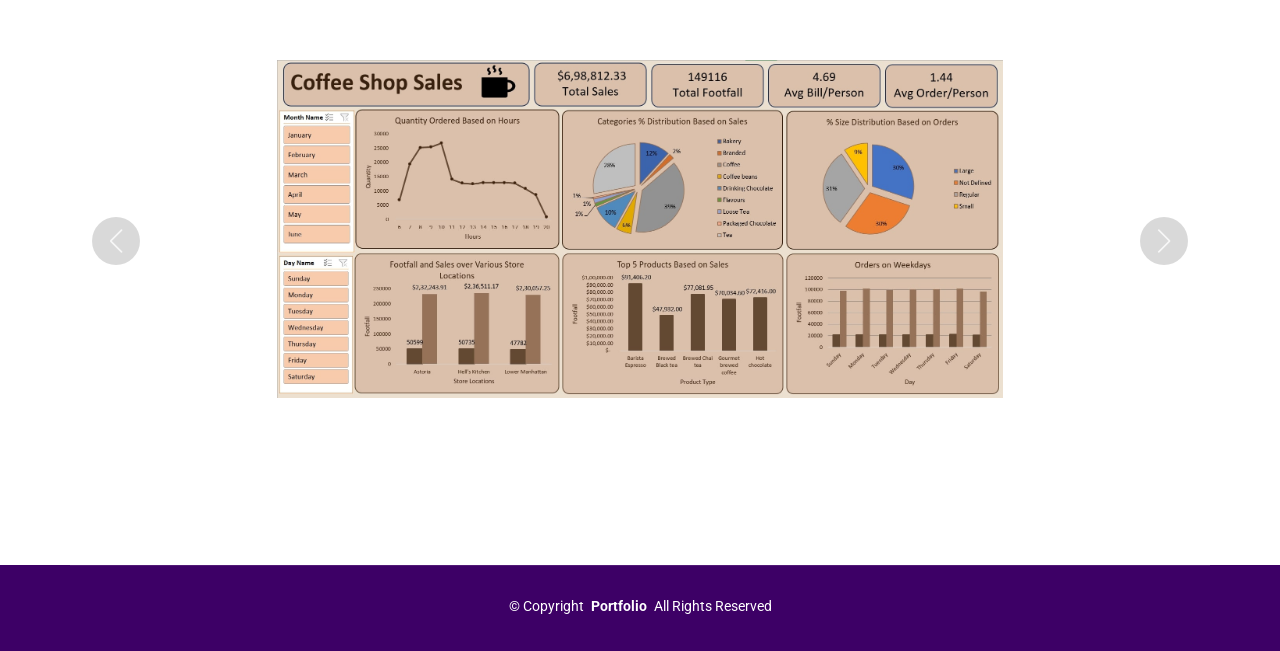
<file: Coffee Shop Sales.html>
<!DOCTYPE html>
<html lang="en">

<head>
  <meta charset="utf-8">
  <meta content="width=device-width, initial-scale=1.0" name="viewport">
  <title>Coffee Shop Sales - Impact Bootstrap Template</title>
  <meta name="description" content="">
  <meta name="keywords" content="">

  <!-- Favicons -->
  <link href="assets/img/favicon.png" rel="icon">
  <link href="assets/img/apple-touch-icon.png" rel="apple-touch-icon">

  <!-- Fonts -->
  <link href="https://fonts.googleapis.com" rel="preconnect">
  <link href="https://fonts.gstatic.com" rel="preconnect" crossorigin>
  <link href="https://fonts.googleapis.com/css2?family=Roboto:ital,wght@0,100;0,300;0,400;0,500;0,700;0,900;1,100;1,300;1,400;1,500;1,700;1,900&family=Montserrat:ital,wght@0,100;0,200;0,300;0,400;0,500;0,600;0,700;0,800;0,900;1,100;1,200;1,300;1,400;1,500;1,600;1,700;1,800;1,900&family=Poppins:ital,wght@0,100;0,200;0,300;0,400;0,500;0,600;0,700;0,800;0,900;1,100;1,200;1,300;1,400;1,500;1,600;1,700;1,800;1,900&display=swap" rel="stylesheet">

  <!-- Vendor CSS Files -->
  <link href="assets/vendor/bootstrap/css/bootstrap.min.css" rel="stylesheet">
  <link href="assets/vendor/bootstrap-icons/bootstrap-icons.css" rel="stylesheet">
  <link href="assets/vendor/aos/aos.css" rel="stylesheet">
  <link href="assets/vendor/glightbox/css/glightbox.min.css" rel="stylesheet">
  <link href="assets/vendor/swiper/swiper-bundle.min.css" rel="stylesheet">

  <!-- Main CSS File -->
  <link href="assets/css/main.css" rel="stylesheet">

  <!-- =======================================================
  * Template Name: Impact
  * Template URL: https://bootstrapmade.com/impact-bootstrap-business-website-template/
  * Updated: Aug 07 2024 with Bootstrap v5.3.3
  * Author: BootstrapMade.com
  * License: https://bootstrapmade.com/license/
  ======================================================== -->
</head>

<body class="portfolio-details-page">

  <header id="header" class="header fixed-top">

    <div class="topbar d-flex align-items-center">
      <div class="container d-flex justify-content-center justify-content-md-between">
        <div class="contact-info d-flex align-items-center">
          <i class="bi bi-envelope d-flex align-items-center"><a href="mailto:fayyaskp07@gmail.com">fayyaskp07@gmail.com</a></i>
          <a href="tel:+917907676425" class="d-flex align-items-center ms-4 text-decoration-none" style="color: white;">
            <i class="bi bi-phone me-2"></i><span>+91 7907676425</span></a>          </span></i>
        </div>
        <div class="social-links d-none d-md-flex align-items-center">
          <a href="https://github.com/Fayyas-kp" class="github"><i class="bi bi-github"></i></a>
          <a href="https://www.instagram.com/fa_yas_._/" class="instagram"><i class="bi bi-instagram"></i></a>
          <a href="https://www.linkedin.com/in/fayyas-kp-225522283/" class="linkedin"><i class="bi bi-linkedin"></i></a>
        </div>
      </div>
    </div><!-- End Top Bar -->

    <div class="branding d-flex align-items-cente">

      <div class="container position-relative d-flex align-items-center justify-content-between">
        <a href="index.html" class="logo d-flex align-items-center">
          <!-- Uncomment the line below if you also wish to use an image logo -->
          <!-- <img src="assets/img/logo.png" alt=""> -->
          <h1 class="sitename">Portfolio</h1>
          <span>.</span>
        </a>

        <nav id="navmenu" class="navmenu">
          <ul>
            <li><a href="index.html" class="active">Home<br></a></li>
            <li><a href="About-Me.html">About Me </a></li>
            <li><a href="#Experience">Experience</a></li>
            <li><a href="index.html#Portfolio Projects">Projects</a></li>
            <li><a href="#">Blog</a></li>
            <li><a href="index.html#contact">Contact</a></li>
          </ul>
          <i class="mobile-nav-toggle d-xl-none bi bi-list"></i>
        </nav>

      </div>

    </div>

  </header>

  <main class="main">

    <!-- Page Title -->
    <div class="page-title">
      <div class="heading">
        <div class="container">
          <div class="row d-flex justify-content-center text-center">
            <div class="col-lg-8">
              <h1>Coffee Shop Sales Analysis</h1>
              <p class="mb-0">Data Analytics Project</p>
            </div>
          </div>
        </div>
      </div>
      <nav class="breadcrumbs">
        <div class="container">
          <ol>
            <li><a href="index.html">Home</a></li>
            <li class="current">Coffee Shop Sales</li>
          </ol>
        </div>
      </nav>
    </div><!-- End Page Title -->

    <!-- Portfolio Details Section -->
    <section id="Credit Card Financial Dashboard" class="portfolio-details section">

      <div class="container" data-aos="fade-up">

        <div class="portfolio-details-slider swiper init-swiper">
          
          <div class="swiper-wrapper align-items-center">
            
        <div class="row justify-content-between gy-4 mt-4">

          <div class="col-lg-8" data-aos="fade-up">
            <div class="portfolio-description">
              <h2>Project Objective</h2>
              <p>This <strong>Coffee Sales Dashboard</strong> analyzes sales data for a coffee shop using <strong>Excel</strong>. The goal is to uncover insights that can improve business performance by examining customer buying patterns, peak sales times, and store activity.</p>
              <p>By cleaning and structuring the data, we leverage Excel to identify trends such as:</p>
              <ul>
                <li><strong>Peak sales hours</strong></li>
                <li><strong>Best-selling products</strong></li>
                <li><strong>Revenue variations across days, months, and locations</strong></li>
                <p></p>
                <hr style="border-top: 1px dashed #000000; margin-top: 0.5rem; margin-bottom: 1rem;">
              </ul>          
              <h2>Problem Statement</h2>
              <p>Analyze sales records and build an interactive Excel Dashboard for a coffee shop. Identify trends, patterns, and insights to enhance strategic decision-making and improve sales performance.</p>
              <p>Key objectives include:</p>
              <ul>
                <li>Exploring <strong>product performance</strong></li>
                <li>Identifying <strong>peak sales periods</strong></li>
                <li>Understanding <strong>revenue trends</strong></li>
                <p></p>
                <hr style="border-top: 1px dashed #000000; margin-top: 0.5rem; margin-bottom: 1rem;">
              </ul>
            
              <h2>Recommended Analysis</h2>
              <ul>
                <li>How do sales vary by day and hour?</li>
                <li>Are there peak sales times?</li>
                <li>Total sales revenue per month?</li>
                <li>Sales trends across different store locations?</li>
                <li>What is the average price per order?</li>
                <li>Best-selling products (by quantity & revenue)?</li>
                <li>Sales trends by product category & size?</li>
                <p></p>
                <hr style="border-top: 1px dashed #000000; margin-top: 0.5rem; margin-bottom: 1rem;">
              </ul>
            
              <h2>Data Understanding</h2>
              <p>Dataset: Transaction records from Maven Roasters, a fictitious coffee shop with three locations in NYC.</p>
              <ul>
                <li>File Type: Excel</li>
                <li>Records: 149,116</li>
                <li>Fields: 11</li>
                <li>Time Span: Jan 2023 – Jun 2023 (6 months)</li>
                <p></p>
                <hr style="border-top: 1px dashed #000000; margin-top: 0.5rem; margin-bottom: 1rem;">
              </ul>

              <h2 style="font-weight: 700;">Data Structure</h2>
              <table>
                <tr>
                  <th>Field</th>
                  <th>Description</th>
                </tr>
                <tr>
                  <td><code>transaction_date</code></td>
                  <td>Date of transaction</td>
                </tr>
                <tr>
                  <td><code>transaction_time</code></td>
                  <td>Timestamp of purchase</td>
                </tr>
                <tr>
                  <td><code>store_location</code></td>
                  <td>Store where purchase happened</td>
                </tr>
                <tr>
                  <td><code>product_detail</code></td>
                  <td>Product name & size</td>
                </tr>
                <tr>
                  <td><code>category</code></td>
                  <td>Product category (Coffee, Tea, etc.)</td>
                </tr>
                <tr>
                  <td><code>unit_price</code></td>
                  <td>Price per unit</td>
                </tr>
                <tr>
                  <td><code>transaction_qty</code></td>
                  <td>Quantity purchased</td>
                </tr>
                <tr>
                  <td><code>total_bill</code></td>
                  <td>Total transaction amount</td>
                </tr>
              </table>
              <p></p>
              <hr style="border-top: 1px dashed #000000; margin-top: 0.5rem; margin-bottom: 1rem;">

              <h2> Data Preparation</h2>
              <p><strong>Data Cleaning & Transformation (Power Query Editor):</strong></p>
              <ul>
                <li>Reviewed each column for errors & inconsistencies</li>
                <li>Standardized product sizes (<code>Sm</code> → Small, <code>Rg</code> → Regular, <code>Lg</code> → Large)</li>
                <li>Removed leading & trailing spaces from all columns</li>
                <li>Transformed <code>transaction_time</code> column to HH:MM:SS format</li>
                <li>Created Total Bill column: <code>unit_price × transaction_qty</code></li>
                <li>Extracted Day of the Week, Month, and Hour from timestamps</li>
                <p></p>
                <hr style="border-top: 1px dashed #000000; margin-top: 0.5rem; margin-bottom: 1rem;">
              </ul>
            
              <h2>Pivot Tables & Dashboard Creation</h2>
              <p>Pivot Tables & Charts were used to summarize and visualize key trends in Excel:</p>
              <ul>
                <li>Line charts for sales trends across the day</li>
                <li>Horizontal bar charts for daily sales performance</li>
                <li>Pie & donut charts for product category & size contribution</li>
                <li>Column charts for store footfall & revenue</li>
                <p></p>
                <hr style="border-top: 1px dashed #000000; margin-top: 0.5rem; margin-bottom: 1rem;">
              </ul>
            
              <h2>Dashboard Overview</h2>
              <p>An interactive and engaging dashboard  was built to help stakeholders explore:</p>
              <ul>
                <li>Peak sales hours & busiest days</li>
                <li>Top-selling products & categories</li>
                <li>Revenue distribution across stores</li>
                <p></p>
                <hr style="border-top: 1px dashed #000000; margin-top: 0.5rem; margin-bottom: 1rem;">
              </ul>
            
              <div class="section-divider"></div>
            
              <h2>Key Insights</h2>
              <h6 style="font-weight: 700;">Busiest Days & Times</h6>
              <ul>
                <li>Peak hours: 8:00 AM – 10:00 AM (morning rush)</li>
                <li>Highest sales days: Mondays & Fridays</li>
              </ul>
            
              <h6 style="font-weight: 700;">Product Insights</h6>
              <ul>
                <li>Large-sized drinks dominate sales</li>
                <li>Best-selling products:
                  <ul>
                    <li>1st: Barista Espresso</li>
                    <li>2nd: Brewed Chai Tea</li>
                  </ul>
                </li>
              </ul>
            
              <h6 style="font-weight: 700;">Sales Across Store Locations</h6>
              <ul>
                <li>Foot traffic is evenly distributed across all stores</li>
                <li>Sales opportunities remain consistent across locations</li>
              </ul>
            
              <h6 style="font-weight: 700;">Category Contribution</h6>
              <ul>
                <li>Coffee & Teacontribute 67% of total sales</li>
                <li>Coffee alone accounts for 39% of revenue </li>
              </ul>
              <p></p>
              <hr style="border-top: 1px dashed #000000; margin-top: 0.5rem; margin-bottom: 1rem;">

            </div>
          </div>

          <div class="col-lg-3" data-aos="fade-up" data-aos-delay="100">
            <div class="portfolio-info">
              <h3>Project information</h3>
              <ul>
                <li><strong>Tools</strong> Excel</li>
                <li><strong>Skills</strong> Microsoft Excel · Microsoft Power Query · PowerPivot · Pivot Tables</li>
                <li><a href="https://github.com/Fayyas-kp/Coffee-Shop-Sales-Excel" class="btn-visit align-self-start">Go to Github!</a></li>
              <hr style="border-top: 1px dashed #000000; margin-top: 0.5rem; margin-bottom: 1rem;">
          
                <!-- View Report + Download on the same line -->
                <li>
                  <div style="display: flex; align-items: center; gap: 8px;">
                    <a href="assets/img/Projects/Excel/Coffee Shop Sales/Coffee Shop Sales Analysis.pdf" 
                       class="btn-visit align-self-start">
                      View Report (PDF)
                    </a>
                    <a href="assets/img/Projects/Excel/Coffee Shop Sales/Coffee Shop Sales Analysis.pdf" 
                       download 
                       title="Download PDF" 
                       style="font-size: 20px; color: #3D0066;">
                      ⬇️
                    </a>
                  </div>
                </li>
                <hr style="border-top: 1px dashed #000000; margin-top: 0.5rem; margin-bottom: 1rem;">
                
            </div>
          </div>
          
  </div>

          </div>

        </div>

      </div>
                <!-- 📽️ MP4 Video Preview -->
<div class="mt-4 text-center">
    <video controls style="max-width: 100%; height: auto; border-radius: 10px;">
      <source src="assets/img/Projects/Excel/Coffee Shop Sales/Dashboard.mp4" type="video/mp4">
      Your browser does not support the video tag.
    </video>
  </div>
                <hr style="border-top: 1px dashed #000000; margin-top: 0.5rem; margin-bottom: 1rem;">
 <!-- MOVED IMAGE SECTION HERE -->
 <section class="portfolio-images-slider py-5">
  <div class="container" data-aos="fade-up">
    <div class="portfolio-details-slider swiper init-swiper">
      <script type="application/json" class="swiper-config">
        {
          "loop": true,
          "speed": 600,
          "autoplay": {
            "delay": 5000
          },
          "slidesPerView": "auto",
          "navigation": {
            "nextEl": ".swiper-button-next",
            "prevEl": ".swiper-button-prev"
          },
          "pagination": {
            "el": ".swiper-pagination",
            "type": "bullets",
            "clickable": true
          }
        }
      </script>
      <div class="swiper-wrapper align-items-center">
        <div class="swiper-slide">
          <img src="assets/img/Projects/Excel/Coffee Shop Sales/Dashboard.jpg" alt="" style="width: 65%; height: 100%; object-fit: cover; display: block; margin: 0 auto;">
        </div>
        <div class="swiper-slide">
          <img src="assets/img/Projects/Excel/Coffee Shop Sales/Pivot.jpg" alt="" style="width: 65%; height: 100%; object-fit: cover; display: block; margin: 0 auto;">
        </div>
      </div>
      <div class="swiper-button-prev"></div>
      <div class="swiper-button-next"></div>
      <div class="swiper-pagination"></div>
    </div>
  </div>
</section>
<!-- /MOVED IMAGE SECTION -->
 
    </section><!-- /Portfolio Details Section -->

  </main>

  <footer id="footer" class="footer accent-background">


    <div class="container copyright text-center mt-4">
      <p>© <span>Copyright</span> <strong class="px-1 sitename">Portfolio</strong> <span>All Rights Reserved</span></p>
      <div class="credits">
        <!-- All the links in the footer should remain intact. -->
        <!-- You can delete the links only if you've purchased the pro version. -->
        <!-- Licensing information: https://bootstrapmade.com/license/ -->
        <!-- Purchase the pro version with working PHP/AJAX contact form: [buy-url] -->
      </div>
    </div>

  </footer>

  <!-- Scroll Top -->
  <a href="#" id="scroll-top" class="scroll-top d-flex align-items-center justify-content-center"><i class="bi bi-arrow-up-short"></i></a>

  <!-- Preloader -->
  <div id="preloader"></div>

  <!-- Vendor JS Files -->
  <script src="assets/vendor/bootstrap/js/bootstrap.bundle.min.js"></script>
  <script src="assets/vendor/php-email-form/validate.js"></script>
  <script src="assets/vendor/aos/aos.js"></script>
  <script src="assets/vendor/glightbox/js/glightbox.min.js"></script>
  <script src="assets/vendor/swiper/swiper-bundle.min.js"></script>
  <script src="assets/vendor/purecounter/purecounter_vanilla.js"></script>
  <script src="assets/vendor/imagesloaded/imagesloaded.pkgd.min.js"></script>
  <script src="assets/vendor/isotope-layout/isotope.pkgd.min.js"></script>

  <!-- Main JS File -->
  <script src="assets/js/main.js"></script>

</body>

</html>
</file>
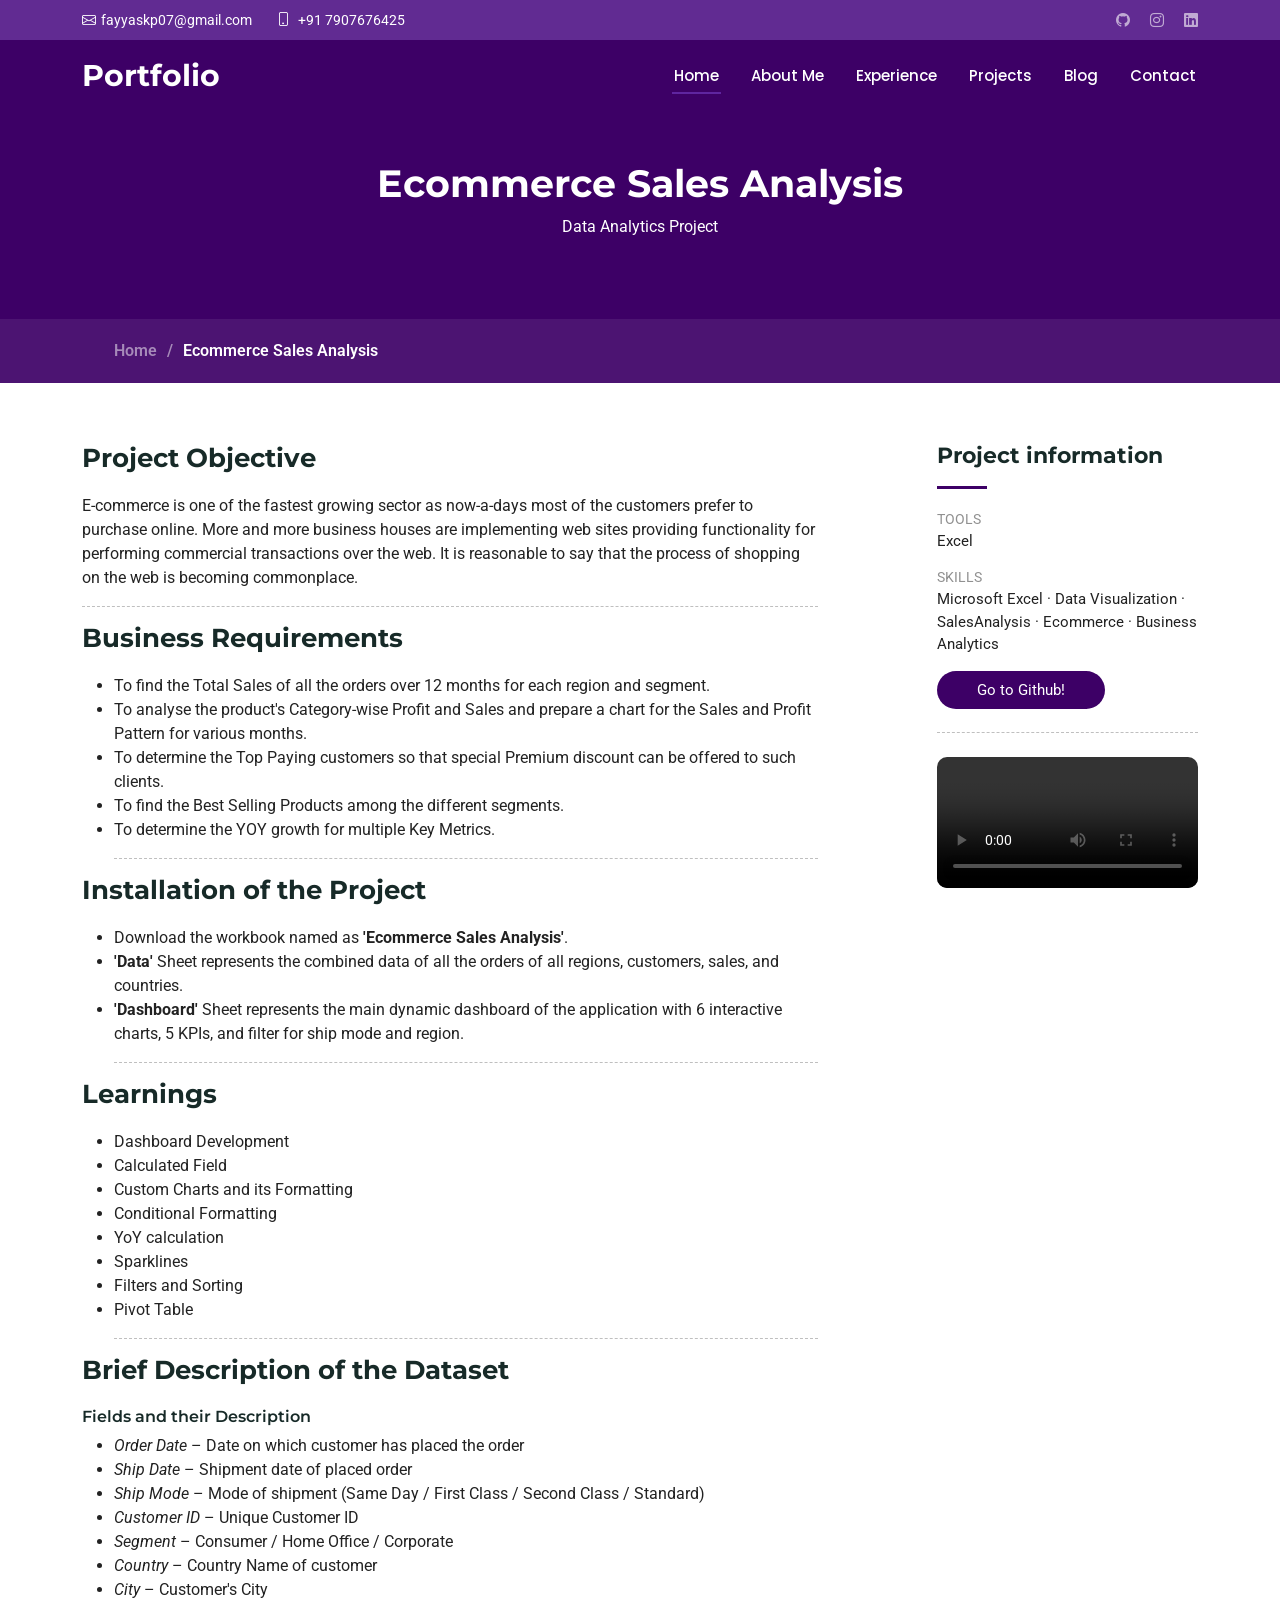
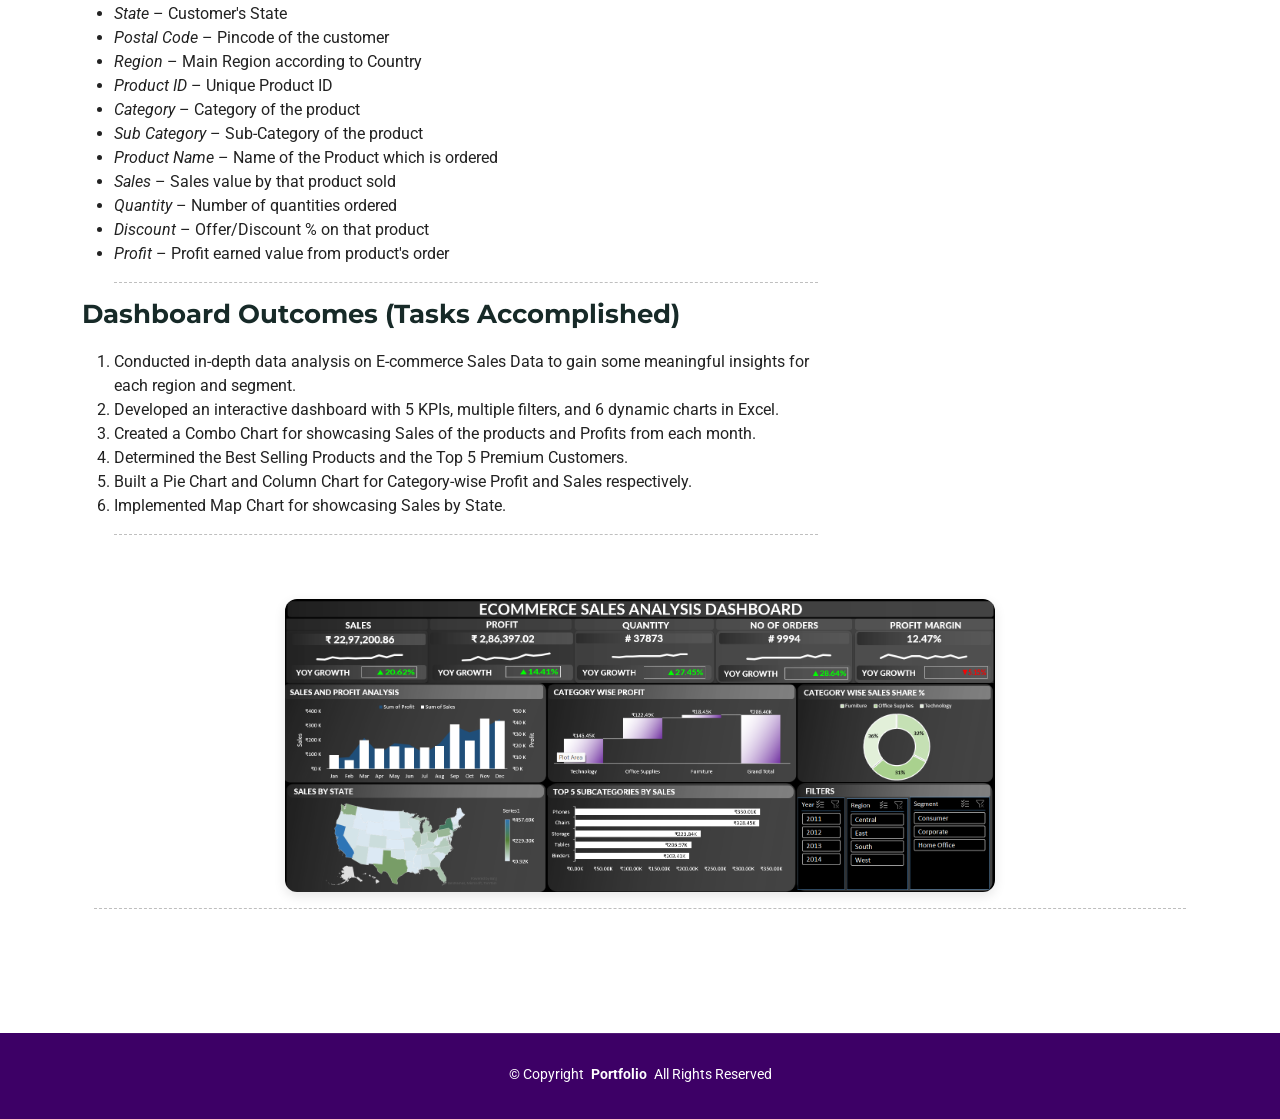
<file: Ecommerce Sales Analysis.html>
<!DOCTYPE html>
<html lang="en">

<head>
  <meta charset="utf-8">
  <meta content="width=device-width, initial-scale=1.0" name="viewport">
  <title>Portfolio Details - Impact Bootstrap Template</title>
  <meta name="description" content="">
  <meta name="keywords" content="">

  <!-- Favicons -->
  <link href="assets/img/favicon.png" rel="icon">
  <link href="assets/img/apple-touch-icon.png" rel="apple-touch-icon">

  <!-- Fonts -->
  <link href="https://fonts.googleapis.com" rel="preconnect">
  <link href="https://fonts.gstatic.com" rel="preconnect" crossorigin>
  <link href="https://fonts.googleapis.com/css2?family=Roboto:ital,wght@0,100;0,300;0,400;0,500;0,700;0,900;1,100;1,300;1,400;1,500;1,700;1,900&family=Montserrat:ital,wght@0,100;0,200;0,300;0,400;0,500;0,600;0,700;0,800;0,900;1,100;1,200;1,300;1,400;1,500;1,600;1,700;1,800;1,900&family=Poppins:ital,wght@0,100;0,200;0,300;0,400;0,500;0,600;0,700;0,800;0,900;1,100;1,200;1,300;1,400;1,500;1,600;1,700;1,800;1,900&display=swap" rel="stylesheet">

  <!-- Vendor CSS Files -->
  <link href="assets/vendor/bootstrap/css/bootstrap.min.css" rel="stylesheet">
  <link href="assets/vendor/bootstrap-icons/bootstrap-icons.css" rel="stylesheet">
  <link href="assets/vendor/aos/aos.css" rel="stylesheet">
  <link href="assets/vendor/glightbox/css/glightbox.min.css" rel="stylesheet">
  <link href="assets/vendor/swiper/swiper-bundle.min.css" rel="stylesheet">

  <!-- Main CSS File -->
  <link href="assets/css/main.css" rel="stylesheet">

  <!-- =======================================================
  * Template Name: Impact
  * Template URL: https://bootstrapmade.com/impact-bootstrap-business-website-template/
  * Updated: Aug 07 2024 with Bootstrap v5.3.3
  * Author: BootstrapMade.com
  * License: https://bootstrapmade.com/license/
  ======================================================== -->
</head>

<body class="portfolio-details-page">

  <header id="header" class="header fixed-top">

    <div class="topbar d-flex align-items-center">
      <div class="container d-flex justify-content-center justify-content-md-between">
        <div class="contact-info d-flex align-items-center">
          <i class="bi bi-envelope d-flex align-items-center"><a href="mailto:fayyaskp07@gmail.com">fayyaskp07@gmail.com</a></i>
          <a href="tel:+917907676425" class="d-flex align-items-center ms-4 text-decoration-none" style="color: white;">
            <i class="bi bi-phone me-2"></i><span>+91 7907676425</span></a>          </span></i>
        </div>
        <div class="social-links d-none d-md-flex align-items-center">
          <a href="https://github.com/Fayyas-kp" class="github"><i class="bi bi-github"></i></a>
          <a href="https://www.instagram.com/fa_yas_._/" class="instagram"><i class="bi bi-instagram"></i></a>
          <a href="https://www.linkedin.com/in/fayyas-kp-225522283/" class="linkedin"><i class="bi bi-linkedin"></i></a>
        </div>
      </div>
    </div><!-- End Top Bar -->

    <div class="branding d-flex align-items-cente">

      <div class="container position-relative d-flex align-items-center justify-content-between">
        <a href="index.html" class="logo d-flex align-items-center">
          <!-- Uncomment the line below if you also wish to use an image logo -->
          <!-- <img src="assets/img/logo.png" alt=""> -->
          <h1 class="sitename">Portfolio</h1>
          <span>.</span>
        </a>

        <nav id="navmenu" class="navmenu">
          <ul>
            <li><a href="index.html" class="active">Home<br></a></li>
            <li><a href="About-Me.html">About Me </a></li>
            <li><a href="#Experience">Experience</a></li>
            <li><a href="index.html#Portfolio Projects">Projects</a></li>
            <li><a href="#">Blog</a></li>
            <li><a href="index.html#contact">Contact</a></li>
          </ul>
          <i class="mobile-nav-toggle d-xl-none bi bi-list"></i>
        </nav>

      </div>

    </div>

  </header>

  <main class="main">

    <!-- Page Title -->
    <div class="page-title">
      <div class="heading">
        <div class="container">
          <div class="row d-flex justify-content-center text-center">
            <div class="col-lg-8">
              <h1>Ecommerce Sales Analysis</h1>
              <p class="mb-0">Data Analytics Project</p>
            </div>
          </div>
        </div>
      </div>
      <nav class="breadcrumbs">
        <div class="container">
          <ol>
            <li><a href="index.html">Home</a></li>
            <li class="current">Ecommerce Sales Analysis</li>
          </ol>
        </div>
      </nav>
    </div><!-- End Page Title -->

    <!-- Portfolio Details Section -->
    <section id="Credit Card Financial Dashboard" class="portfolio-details section">

      <div class="container" data-aos="fade-up">

        <div class="portfolio-details-slider swiper init-swiper">
          
          <div class="swiper-wrapper align-items-center">
            
        <div class="row justify-content-between gy-4 mt-8">

          <div class="col-lg-8" data-aos="fade-up">
            <div class="portfolio-description">
              <h2>Project Objective</h2>
              <p>
               E-commerce is one of the fastest growing sector as now-a-days most of the customers prefer to purchase online. More and more business houses are implementing web sites providing functionality for performing commercial transactions over the web. It is reasonable to say that the process of shopping on the web is becoming commonplace.            <hr style="border-top: 1px dashed #000000; margin-top: 0.5rem; margin-bottom: 1rem;">
                <p></p>
                <h2>Business Requirements</h2>
                <ul>
                    <li>To find the Total Sales of all the orders over 12 months for each region and segment.</li>
                    <li>To analyse the product's Category-wise Profit and Sales and prepare a chart for the Sales and Profit Pattern for various months.</li>
                    <li>To determine the Top Paying customers so that special Premium discount can be offered to such clients.</li>
                    <li>To find the Best Selling Products among the different segments.</li>
                    <li>To determine the YOY growth for multiple Key Metrics.</li>
                    <p></p>
                    <hr style="border-top: 1px dashed #000000; margin-top: 0.5rem; margin-bottom: 1rem;">
                  </ul>
            
                <h2>Installation of the Project</h2>
                <ul>
                    <li>Download the workbook named as <strong>'Ecommerce Sales Analysis'</strong>.</li>
                    <li><strong>'Data'</strong> Sheet represents the combined data of all the orders of all regions, customers, sales, and countries.</li>
                    <li><strong>'Dashboard'</strong> Sheet represents the main dynamic dashboard of the application with 6 interactive charts, 5 KPIs, and filter for ship mode and region.</li>
                    <p></p>
                    <hr style="border-top: 1px dashed #000000; margin-top: 0.5rem; margin-bottom: 1rem;">
                </ul>
            
                <h2>Learnings</h2>
                <ul>
                    <li>Dashboard Development</li>
                    <li>Calculated Field</li>
                    <li>Custom Charts and its Formatting</li>
                    <li>Conditional Formatting</li>
                    <li>YoY calculation</li>
                    <li>Sparklines</li>
                    <li>Filters and Sorting</li>
                    <li>Pivot Table</li>
                    <p></p>
                    <hr style="border-top: 1px dashed #000000; margin-top: 0.5rem; margin-bottom: 1rem;">
                  </ul>
            
            
                <h2>Brief Description of the Dataset</h2>
                <h6 style="font-weight: 600;">Fields and their Description</h6>
                <ul>
                    <li><em>Order Date</em> – Date on which customer has placed the order</li>
                    <li><em>Ship Date</em> – Shipment date of placed order</li>
                    <li><em>Ship Mode</em> – Mode of shipment (Same Day / First Class / Second Class / Standard)</li>
                    <li><em>Customer ID</em> – Unique Customer ID</li>
                    <li><em>Segment</em> – Consumer / Home Office / Corporate</li>
                    <li><em>Country</em> – Country Name of customer</li>
                    <li><em>City</em> – Customer's City</li>
                    <li><em>State</em> – Customer's State</li>
                    <li><em>Postal Code</em> – Pincode of the customer</li>
                    <li><em>Region</em> – Main Region according to Country</li>
                    <li><em>Product ID</em> – Unique Product ID</li>
                    <li><em>Category</em> – Category of the product</li>
                    <li><em>Sub Category</em> – Sub-Category of the product</li>
                    <li><em>Product Name</em> – Name of the Product which is ordered</li>
                    <li><em>Sales</em> – Sales value by that product sold</li>
                    <li><em>Quantity</em> – Number of quantities ordered</li>
                    <li><em>Discount</em> – Offer/Discount % on that product</li>
                    <li><em>Profit</em> – Profit earned value from product's order</li>
                    <p></p>
                    <hr style="border-top: 1px dashed #000000; margin-top: 0.5rem; margin-bottom: 1rem;">
                  </ul>
                <h2>Dashboard Outcomes (Tasks Accomplished)</h2>
                <ol>
                    <li>Conducted in-depth data analysis on E-commerce Sales Data to gain some meaningful insights for each region and segment.</li>
                    <li>Developed an interactive dashboard with 5 KPIs, multiple filters, and 6 dynamic charts in Excel.</li>
                    <li>Created a Combo Chart for showcasing Sales of the products and Profits from each month.</li>
                    <li>Determined the Best Selling Products and the Top 5 Premium Customers.</li>
                    <li>Built a Pie Chart and Column Chart for Category-wise Profit and Sales respectively.</li>
                    <li>Implemented Map Chart for showcasing Sales by State.</li>
                    <p></p>
                    <hr style="border-top: 1px dashed #000000; margin-top: 0.5rem; margin-bottom: 1rem;">
                  </ol>
            </div>
          </div>

          <div class="col-lg-3" data-aos="fade-up" data-aos-delay="100">
            <div class="portfolio-info">
              <h3>Project information</h3>
              <ul>
                <li><strong>Tools</strong> Excel</li>
                <li><strong>Skills</strong> Microsoft Excel · Data Visualization · SalesAnalysis · Ecommerce · Business Analytics</li>
                <li><a href="https://github.com/Fayyas-kp/Ecommerce-Sales-Analysis-Excel" class="btn-visit align-self-start">Go to Github!</a></li>
                <hr style="border-top: 1px dashed #000000; margin-top: 0.5rem; margin-bottom: 1rem;">
              </ul>
            </div>
 <!-- 📽️ MP4 Video Preview -->
<div class="mt-4 text-center">
    <video controls style="max-width: 100%; height: auto; border-radius: 10px;">
      <source src="assets/img/Projects/Excel/Ecommerce Sales Analysis/Ecommerce Sales Analysis Dashboard.mp4" type="video/mp4">
      Your browser does not support the video tag.
    </video>
  </div>
          </div>

        </div>

      </div>
<!-- 📸 Single Portfolio Image Section -->
<section class="portfolio-single-image py-5">
    <div class="container text-center" data-aos="fade-up">
      <img src="assets/img/Projects/Excel/Ecommerce Sales Analysis/Ecommerce Sales Analysis.png"
           alt="Credit Card Dashboard"
           style="width: 65%; height: auto; object-fit: cover; border-radius: 12px; box-shadow: 0 4px 12px rgba(0,0,0,0.1);">
           <p></p>
           <hr style="border-top: 1px dashed #000000; margin-top: 0.5rem; margin-bottom: 1rem;">
    </div>
  </section>
 
    </section><!-- /Portfolio Details Section -->

  </main>

  <footer id="footer" class="footer accent-background">


    <div class="container copyright text-center mt-8">
      <p>© <span>Copyright</span> <strong class="px-1 sitename">Portfolio</strong> <span>All Rights Reserved</span></p>
      <div class="credits">
        <!-- All the links in the footer should remain intact. -->
        <!-- You can delete the links only if you've purchased the pro version. -->
        <!-- Licensing information: https://bootstrapmade.com/license/ -->
        <!-- Purchase the pro version with working PHP/AJAX contact form: [buy-url] -->
      </div>
    </div>

  </footer>

  <!-- Scroll Top -->
  <a href="#" id="scroll-top" class="scroll-top d-flex align-items-center justify-content-center"><i class="bi bi-arrow-up-short"></i></a>

  <!-- Preloader -->
  <div id="preloader"></div>

  <!-- Vendor JS Files -->
  <script src="assets/vendor/bootstrap/js/bootstrap.bundle.min.js"></script>
  <script src="assets/vendor/php-email-form/validate.js"></script>
  <script src="assets/vendor/aos/aos.js"></script>
  <script src="assets/vendor/glightbox/js/glightbox.min.js"></script>
  <script src="assets/vendor/swiper/swiper-bundle.min.js"></script>
  <script src="assets/vendor/purecounter/purecounter_vanilla.js"></script>
  <script src="assets/vendor/imagesloaded/imagesloaded.pkgd.min.js"></script>
  <script src="assets/vendor/isotope-layout/isotope.pkgd.min.js"></script>

  <!-- Main JS File -->
  <script src="assets/js/main.js"></script>

</body>

</html>
</file>
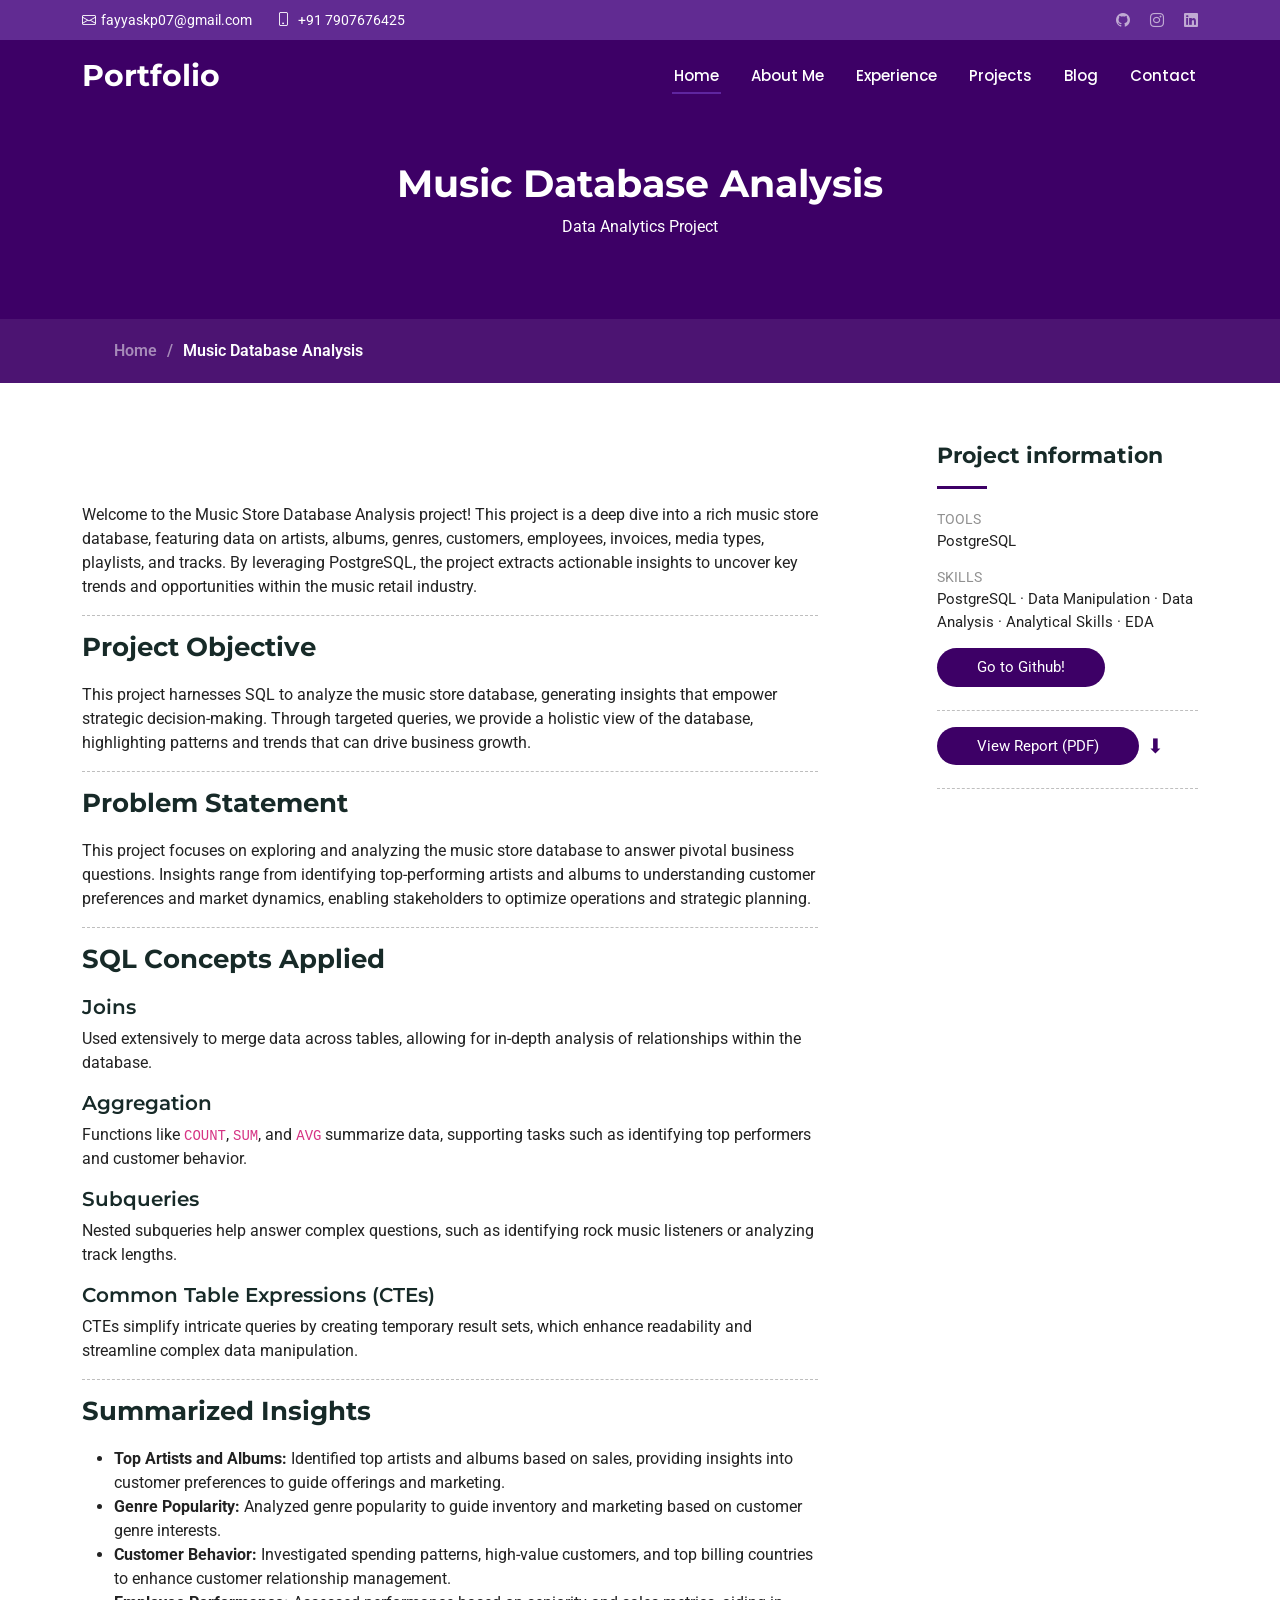
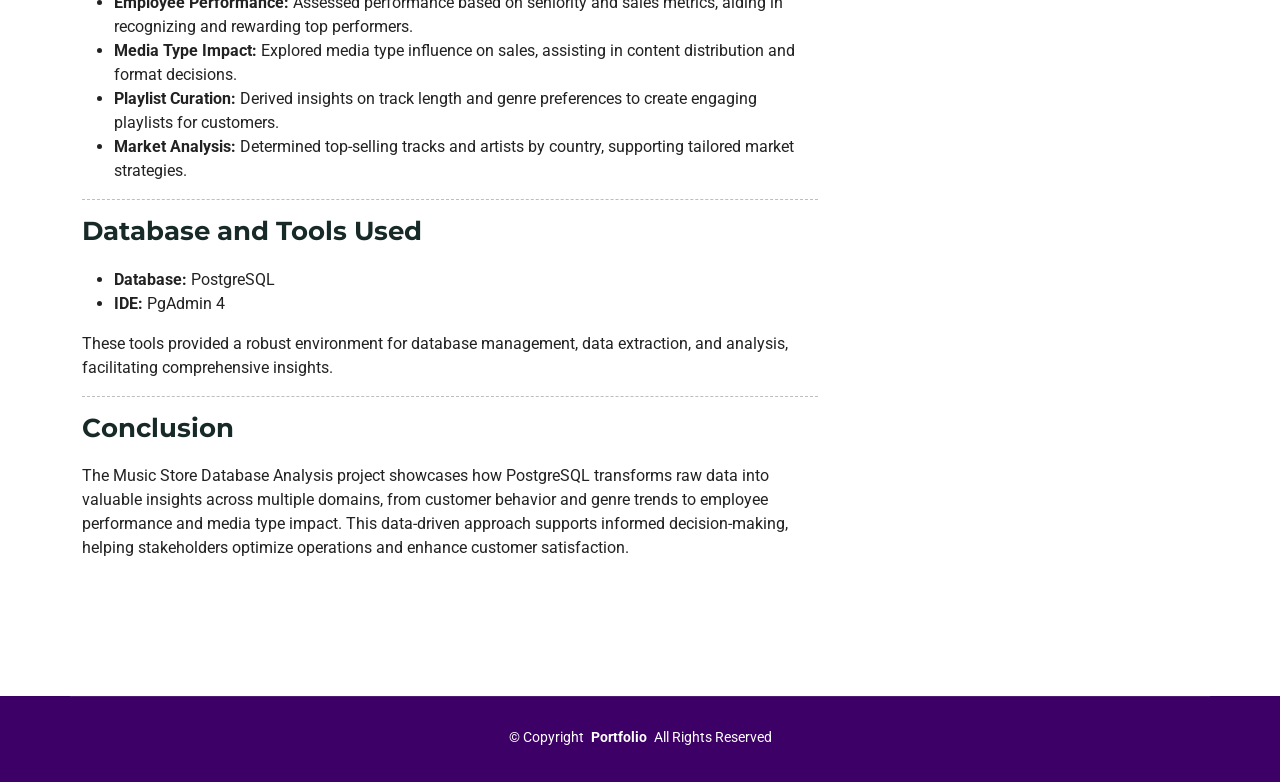
<file: Music Database Analysis.html>
<!DOCTYPE html>
<html lang="en">

<head>
  <meta charset="utf-8">
  <meta content="width=device-width, initial-scale=1.0" name="viewport">
  <title>Music Database Analysis</title>
  <meta name="description" content="">
  <meta name="keywords" content="">

  <!-- Favicons -->
  <link href="assets/img/favicon.png" rel="icon">
  <link href="assets/img/apple-touch-icon.png" rel="apple-touch-icon">

  <!-- Fonts -->
  <link href="https://fonts.googleapis.com" rel="preconnect">
  <link href="https://fonts.gstatic.com" rel="preconnect" crossorigin>
  <link href="https://fonts.googleapis.com/css2?family=Roboto:ital,wght@0,100;0,300;0,400;0,500;0,700;0,900;1,100;1,300;1,400;1,500;1,700;1,900&family=Montserrat:ital,wght@0,100;0,200;0,300;0,400;0,500;0,600;0,700;0,800;0,900;1,100;1,200;1,300;1,400;1,500;1,600;1,700;1,800;1,900&family=Poppins:ital,wght@0,100;0,200;0,300;0,400;0,500;0,600;0,700;0,800;0,900;1,100;1,200;1,300;1,400;1,500;1,600;1,700;1,800;1,900&display=swap" rel="stylesheet">

  <!-- Vendor CSS Files -->
  <link href="assets/vendor/bootstrap/css/bootstrap.min.css" rel="stylesheet">
  <link href="assets/vendor/bootstrap-icons/bootstrap-icons.css" rel="stylesheet">
  <link href="assets/vendor/aos/aos.css" rel="stylesheet">
  <link href="assets/vendor/glightbox/css/glightbox.min.css" rel="stylesheet">
  <link href="assets/vendor/swiper/swiper-bundle.min.css" rel="stylesheet">

  <!-- Main CSS File -->
  <link href="assets/css/main.css" rel="stylesheet">

  <!-- =======================================================
  * Template Name: Impact
  * Template URL: https://bootstrapmade.com/impact-bootstrap-business-website-template/
  * Updated: Aug 07 2024 with Bootstrap v5.3.3
  * Author: BootstrapMade.com
  * License: https://bootstrapmade.com/license/
  ======================================================== -->
</head>

<body class="portfolio-details-page">

  <header id="header" class="header fixed-top">

    <div class="topbar d-flex align-items-center">
      <div class="container d-flex justify-content-center justify-content-md-between">
        <div class="contact-info d-flex align-items-center">
          <i class="bi bi-envelope d-flex align-items-center"><a href="mailto:fayyaskp07@gmail.com">fayyaskp07@gmail.com</a></i>
          <a href="tel:+917907676425" class="d-flex align-items-center ms-4 text-decoration-none" style="color: white;">
            <i class="bi bi-phone me-2"></i><span>+91 7907676425</span></a>          </span></i>
        </div>
        <div class="social-links d-none d-md-flex align-items-center">
          <a href="https://github.com/Fayyas-kp" class="github"><i class="bi bi-github"></i></a>
          <a href="https://www.instagram.com/fa_yas_._/" class="instagram"><i class="bi bi-instagram"></i></a>
          <a href="https://www.linkedin.com/in/fayyas-kp-225522283/" class="linkedin"><i class="bi bi-linkedin"></i></a>
        </div>
      </div>
    </div><!-- End Top Bar -->

    <div class="branding d-flex align-items-cente">

      <div class="container position-relative d-flex align-items-center justify-content-between">
        <a href="index.html" class="logo d-flex align-items-center">
          <!-- Uncomment the line below if you also wish to use an image logo -->
          <!-- <img src="assets/img/logo.png" alt=""> -->
          <h1 class="sitename">Portfolio</h1>
          <span>.</span>
        </a>

        <nav id="navmenu" class="navmenu">
          <ul>
            <li><a href="index.html" class="active">Home<br></a></li>
            <li><a href="About-Me.html">About Me </a></li>
            <li><a href="#Experience">Experience</a></li>
            <li><a href="index.html#Portfolio Projects">Projects</a></li>
            <li><a href="#">Blog</a></li>
            <li><a href="index.html#contact">Contact</a></li>
          </ul>
          <i class="mobile-nav-toggle d-xl-none bi bi-list"></i>
        </nav>

      </div>

    </div>

  </header>

  <main class="main">

    <!-- Page Title -->
    <div class="page-title">
      <div class="heading">
        <div class="container">
          <div class="row d-flex justify-content-center text-center">
            <div class="col-lg-8">
              <h1>Music Database Analysis</h1>
              <p class="mb-0">Data Analytics Project</p>
            </div>
          </div>
        </div>
      </div>
      <nav class="breadcrumbs">
        <div class="container">
          <ol>
            <li><a href="index.html">Home</a></li>
            <li class="current">Music Database Analysis</li>
          </ol>
        </div>
      </nav>
    </div><!-- End Page Title -->

    <!-- Portfolio Details Section -->
    <section id="Credit Card Financial Dashboard" class="portfolio-details section">

      <div class="container" data-aos="fade-up">

        <div class="portfolio-details-slider swiper init-swiper">
          
          <div class="swiper-wrapper align-items-center">
            
        <div class="row justify-content-between gy-4 mt-8">

          <div class="col-lg-8" data-aos="fade-up">
            <div class="portfolio-description">
                <section>                   
                    <p>
                        Welcome to the Music Store Database Analysis project! This project is a deep dive into a rich music store database, featuring data on artists, albums, genres, customers, employees, invoices, media types, playlists, and tracks. By leveraging PostgreSQL, the project extracts actionable insights to uncover key trends and opportunities within the music retail industry.
                    </p>
                    <p></p>
                <hr style="border-top: 1px dashed #000000; margin-top: 0.5rem; margin-bottom: 1rem;">
              <h2>Project Objective</h2>
              <p>
                This project harnesses SQL to analyze the music store database, generating insights that empower strategic decision-making. Through targeted queries, we provide a holistic view of the database, highlighting patterns and trends that can drive business growth.
            </p>
                        <p></p>
                <hr style="border-top: 1px dashed #000000; margin-top: 0.5rem; margin-bottom: 1rem;">
                <h2>Problem Statement</h2>
                <p>
                    This project focuses on exploring and analyzing the music store database to answer pivotal business questions. Insights range from identifying top-performing artists and albums to understanding customer preferences and market dynamics, enabling stakeholders to optimize operations and strategic planning.
                </p>
                            <p></p>
                <hr style="border-top: 1px dashed #000000; margin-top: 0.5rem; margin-bottom: 1rem;">
                <h2 style="font-weight: 700">SQL Concepts Applied</h2>

                <h5 style="font-weight: 600">Joins</h5>
                <p>
                    Used extensively to merge data across tables, allowing for in-depth analysis of relationships within the database.
                </p>
            
                <h5 style="font-weight: 600">Aggregation</h5>
                <p>
                    Functions like <code>COUNT</code>, <code>SUM</code>, and <code>AVG</code> summarize data, supporting tasks such as identifying top performers and customer behavior.
                </p>
            
                <h5 style="font-weight: 600">Subqueries</h5>
                <p>
                    Nested subqueries help answer complex questions, such as identifying rock music listeners or analyzing track lengths.
                </p>
            
                <h5 style="font-weight: 600">Common Table Expressions (CTEs)</h5>
                <p>
                    CTEs simplify intricate queries by creating temporary result sets, which enhance readability and streamline complex data manipulation.
                </p>
                <p></p>
                <hr style="border-top: 1px dashed #000000; margin-top: 0.5rem; margin-bottom: 1rem;">
                <h2 style="font-weight: 700">Summarized Insights</h2>
                <ul>
                    <li><strong>Top Artists and Albums:</strong> Identified top artists and albums based on sales, providing insights into customer preferences to guide offerings and marketing.</li>
                    <li><strong>Genre Popularity:</strong> Analyzed genre popularity to guide inventory and marketing based on customer genre interests.</li>
                    <li><strong>Customer Behavior:</strong> Investigated spending patterns, high-value customers, and top billing countries to enhance customer relationship management.</li>
                    <li><strong>Employee Performance:</strong> Assessed performance based on seniority and sales metrics, aiding in recognizing and rewarding top performers.</li>
                    <li><strong>Media Type Impact:</strong> Explored media type influence on sales, assisting in content distribution and format decisions.</li>
                    <li><strong>Playlist Curation:</strong> Derived insights on track length and genre preferences to create engaging playlists for customers.</li>
                    <li><strong>Market Analysis:</strong> Determined top-selling tracks and artists by country, supporting tailored market strategies.</li>
                </ul>
                <p></p>
                <hr style="border-top: 1px dashed #000000; margin-top: 0.5rem; margin-bottom: 1rem;">
                <h2 style="font-weight: 700">Database and Tools Used</h2>
                <ul>
                    <li><strong>Database:</strong> PostgreSQL</li>
                    <li><strong>IDE:</strong> PgAdmin 4</li>
                </ul>
            
                <p>
                    These tools provided a robust environment for database management, data extraction, and analysis, facilitating comprehensive insights.
                </p>
                <p></p>
                <hr style="border-top: 1px dashed #000000; margin-top: 0.5rem; margin-bottom: 1rem;">
                <h2 style="font-weight: 700">Conclusion</h2>
                <p>
                    The Music Store Database Analysis project showcases how PostgreSQL transforms raw data into valuable insights across multiple domains, from customer behavior and genre trends to employee performance and media type impact. This data-driven approach supports informed decision-making, helping stakeholders optimize operations and enhance customer satisfaction.
                </p>
              
            </section>  
            
            </div>
          </div>

          <div class="col-lg-3" data-aos="fade-up" data-aos-delay="100">
            <div class="portfolio-info">
              <h3>Project information</h3>
              <ul>
                <li><strong>Tools</strong> PostgreSQL</li>
                <li><strong>Skills</strong> PostgreSQL · Data Manipulation · Data Analysis · Analytical Skills · EDA</li>
                <li><a href="https://github.com/Fayyas-kp/Music-Store-Analysis-PostgreSQL" class="btn-visit align-self-start">Go to Github!</a></li>
               <hr style="border-top: 1px dashed #000000; margin-top: 0.5rem; margin-bottom: 1rem;">
          
                <!-- View Report + Download on the same line -->
                <li>
                  <div style="display: flex; align-items: center; gap: 8px;">
                    <a href="assets/img/Projects/SQL/Music Database Analysis/Music Store Analysis Report Presentation.pdf" 
                       class="btn-visit align-self-start">
                      View Report (PDF)
                    </a>
                    <a href="assets/img/Projects/SQL/Music Database Analysis/Music Store Analysis Report Presentation.pdf" 
                       download 
                       title="Download PDF" 
                       style="font-size: 20px; color: #3D0066;">
                      ⬇️
                    </a>
                  </div>
                </li>
                <hr style="border-top: 1px dashed #000000; margin-top: 0.5rem; margin-bottom: 1rem;">
                
            </div>
          </div>
          
  </div>

          </div>

        </div>

      </div>

 
    </section><!-- /Portfolio Details Section -->

  </main>

  <footer id="footer" class="footer accent-background">


    <div class="container copyright text-center mt-8">
      <p>© <span>Copyright</span> <strong class="px-1 sitename">Portfolio</strong> <span>All Rights Reserved</span></p>
      <div class="credits">
        <!-- All the links in the footer should remain intact. -->
        <!-- You can delete the links only if you've purchased the pro version. -->
        <!-- Licensing information: https://bootstrapmade.com/license/ -->
        <!-- Purchase the pro version with working PHP/AJAX contact form: [buy-url] -->
      </div>
    </div>

  </footer>

  <!-- Scroll Top -->
  <a href="#" id="scroll-top" class="scroll-top d-flex align-items-center justify-content-center"><i class="bi bi-arrow-up-short"></i></a>

  <!-- Preloader -->
  <div id="preloader"></div>

  <!-- Vendor JS Files -->
  <script src="assets/vendor/bootstrap/js/bootstrap.bundle.min.js"></script>
  <script src="assets/vendor/php-email-form/validate.js"></script>
  <script src="assets/vendor/aos/aos.js"></script>
  <script src="assets/vendor/glightbox/js/glightbox.min.js"></script>
  <script src="assets/vendor/swiper/swiper-bundle.min.js"></script>
  <script src="assets/vendor/purecounter/purecounter_vanilla.js"></script>
  <script src="assets/vendor/imagesloaded/imagesloaded.pkgd.min.js"></script>
  <script src="assets/vendor/isotope-layout/isotope.pkgd.min.js"></script>

  <!-- Main JS File -->
  <script src="assets/js/main.js"></script>

</body>

</html>
</file>
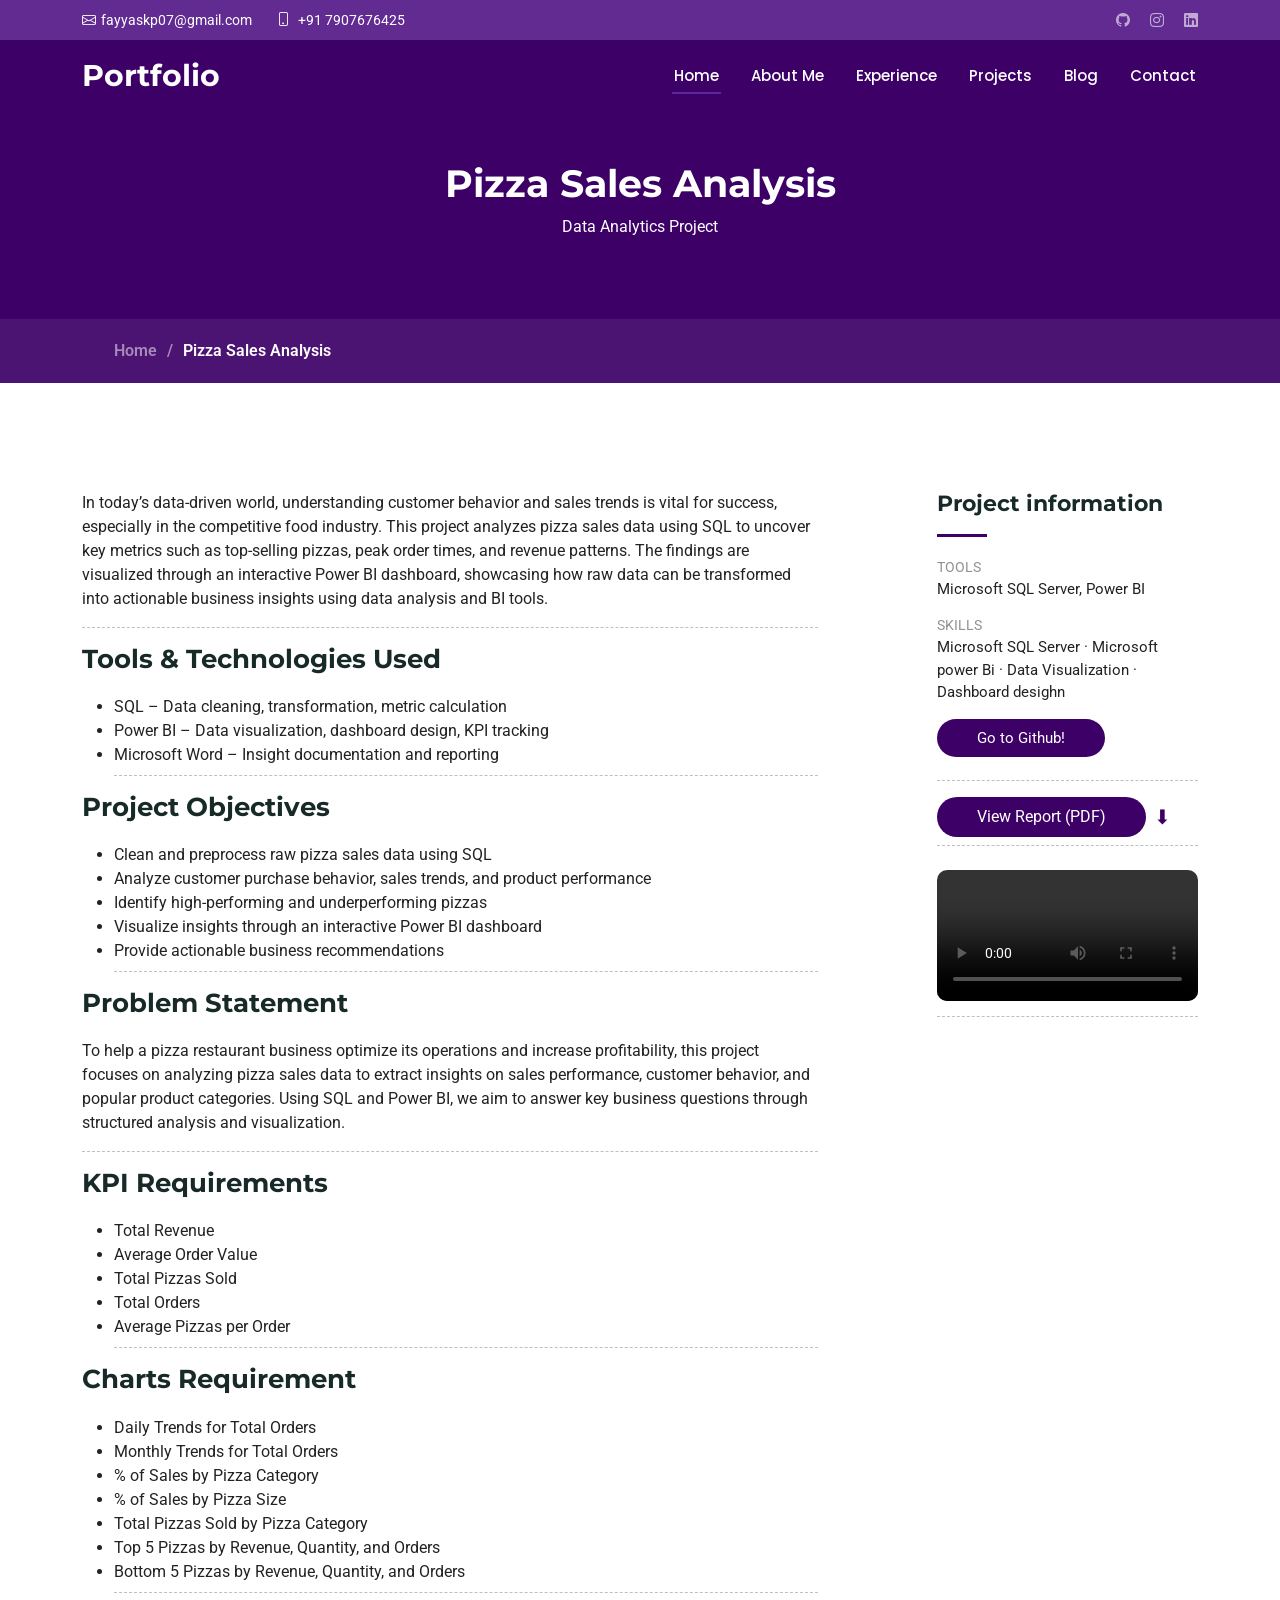
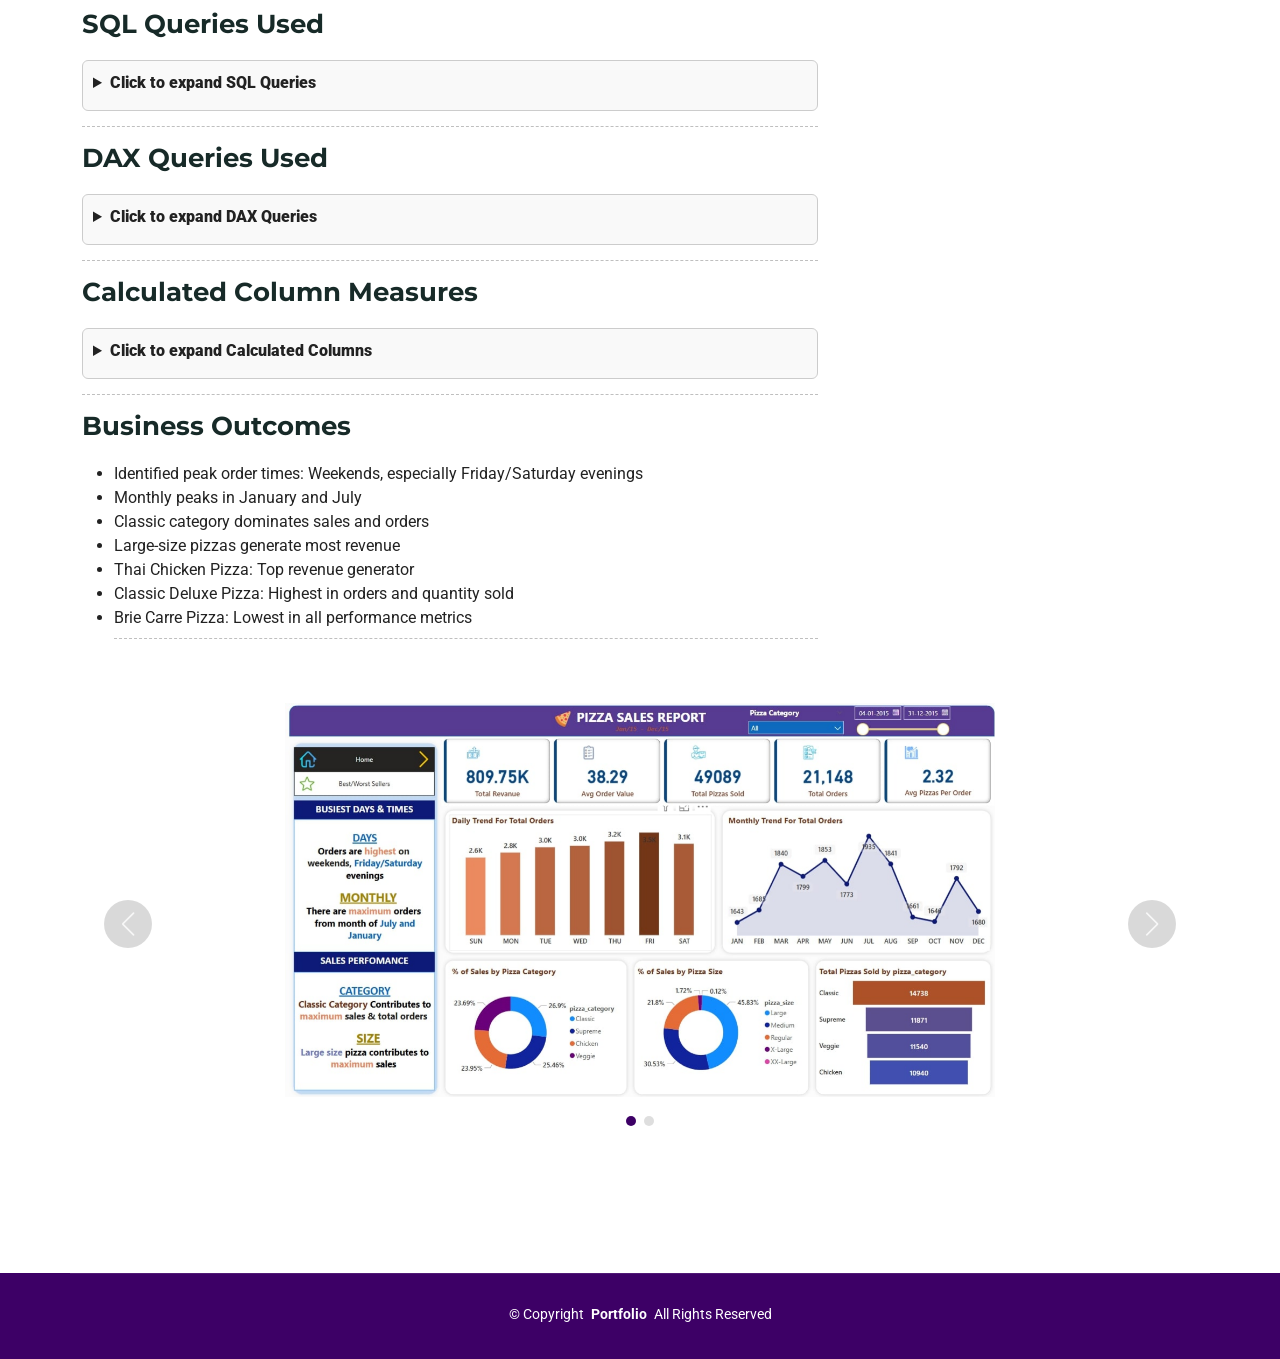
<file: Pizza Sales Analysis SQL + Power BI.html>
<!DOCTYPE html>
<html lang="en">

<head>
  <meta charset="utf-8">
  <meta content="width=device-width, initial-scale=1.0" name="viewport">
  <title>Portfolio Details - Impact Bootstrap Template</title>
  <meta name="description" content="">
  <meta name="keywords" content="">

  <!-- Favicons -->
  <link href="assets/img/favicon.png" rel="icon">
  <link href="assets/img/apple-touch-icon.png" rel="apple-touch-icon">

  <!-- Fonts -->
  <link href="https://fonts.googleapis.com" rel="preconnect">
  <link href="https://fonts.gstatic.com" rel="preconnect" crossorigin>
  <link href="https://fonts.googleapis.com/css2?family=Roboto:ital,wght@0,100;0,300;0,400;0,500;0,700;0,900;1,100;1,300;1,400;1,500;1,700;1,900&family=Montserrat:ital,wght@0,100;0,200;0,300;0,400;0,500;0,600;0,700;0,800;0,900;1,100;1,200;1,300;1,400;1,500;1,600;1,700;1,800;1,900&family=Poppins:ital,wght@0,100;0,200;0,300;0,400;0,500;0,600;0,700;0,800;0,900;1,100;1,200;1,300;1,400;1,500;1,600;1,700;1,800;1,900&display=swap" rel="stylesheet">

  <!-- Vendor CSS Files -->
  <link href="assets/vendor/bootstrap/css/bootstrap.min.css" rel="stylesheet">
  <link href="assets/vendor/bootstrap-icons/bootstrap-icons.css" rel="stylesheet">
  <link href="assets/vendor/aos/aos.css" rel="stylesheet">
  <link href="assets/vendor/glightbox/css/glightbox.min.css" rel="stylesheet">
  <link href="assets/vendor/swiper/swiper-bundle.min.css" rel="stylesheet">

  <!-- Main CSS File -->
  <link href="assets/css/main.css" rel="stylesheet">

  <!-- =======================================================
  * Template Name: Impact
  * Template URL: https://bootstrapmade.com/impact-bootstrap-business-website-template/
  * Updated: Aug 07 2024 with Bootstrap v5.3.3
  * Author: BootstrapMade.com
  * License: https://bootstrapmade.com/license/
  ======================================================== -->
</head>

<body class="portfolio-details-page">

  <header id="header" class="header fixed-top">

    <div class="topbar d-flex align-items-center">
      <div class="container d-flex justify-content-center justify-content-md-between">
        <div class="contact-info d-flex align-items-center">
          <i class="bi bi-envelope d-flex align-items-center"><a href="mailto:fayyaskp07@gmail.com">fayyaskp07@gmail.com</a></i>
          <a href="tel:+917907676425" class="d-flex align-items-center ms-4 text-decoration-none" style="color: white;">
            <i class="bi bi-phone me-2"></i><span>+91 7907676425</span></a>          </span></i>
        </div>
        <div class="social-links d-none d-md-flex align-items-center">
          <a href="https://github.com/Fayyas-kp" class="github"><i class="bi bi-github"></i></a>
          <a href="https://www.instagram.com/fa_yas_._/" class="instagram"><i class="bi bi-instagram"></i></a>
          <a href="https://www.linkedin.com/in/fayyas-kp-225522283/" class="linkedin"><i class="bi bi-linkedin"></i></a>
        </div>
      </div>
    </div><!-- End Top Bar -->

    <div class="branding d-flex align-items-cente">

      <div class="container position-relative d-flex align-items-center justify-content-between">
        <a href="index.html" class="logo d-flex align-items-center">
          <!-- Uncomment the line below if you also wish to use an image logo -->
          <!-- <img src="assets/img/logo.png" alt=""> -->
          <h1 class="sitename">Portfolio</h1>
          <span>.</span>
        </a>

        <nav id="navmenu" class="navmenu">
          <ul>
            <li><a href="index.html" class="active">Home<br></a></li>
            <li><a href="About-Me.html">About Me </a></li>
            <li><a href="#Experience">Experience</a></li>
            <li><a href="index.html#Portfolio Projects">Projects</a></li>
            <li><a href="#">Blog</a></li>
            <li><a href="index.html#contact">Contact</a></li>
          </ul>
          <i class="mobile-nav-toggle d-xl-none bi bi-list"></i>
        </nav>

      </div>

    </div>

  </header>

  <main class="main">

    <!-- Page Title -->
    <div class="page-title">
      <div class="heading">
        <div class="container">
          <div class="row d-flex justify-content-center text-center">
            <div class="col-lg-8">
              <h1>Pizza Sales Analysis</h1>
              <p class="mb-0">Data Analytics Project</p>
            </div>
          </div>
        </div>
      </div>
      <nav class="breadcrumbs">
        <div class="container">
          <ol>
            <li><a href="index.html">Home</a></li>
            <li class="current">Pizza Sales Analysis</li>
          </ol>
        </div>
      </nav>
    </div><!-- End Page Title -->

    <!-- Portfolio Details Section -->
    <section id="Credit Card Financial Dashboard" class="portfolio-details section">

      <div class="container" data-aos="fade-up">

        <div class="portfolio-details-slider swiper init-swiper">
          
          <div class="swiper-wrapper align-items-center">
            
        <div class="row justify-content-between gy-4 mt-4">

          <div class="col-lg-8" data-aos="fade-up">
            <div class="portfolio-description">
               <p>
  In today’s data-driven world, understanding customer behavior and sales trends is vital for success, especially in the competitive food industry. This project analyzes pizza sales data using SQL to uncover key metrics such as top-selling pizzas, peak order times, and revenue patterns. The findings are visualized through an interactive Power BI dashboard, showcasing how raw data can be transformed into actionable business insights using data analysis and BI tools.
</p>
                <hr style="border-top: 1px dashed #000000; margin-top: 0.5rem; margin-bottom: 1rem;">

<h2 id="tools">Tools & Technologies Used</h2>
<ul>
  <li>SQL – Data cleaning, transformation, metric calculation</li>
  <li>Power BI – Data visualization, dashboard design, KPI tracking</li>
  <li>Microsoft Word – Insight documentation and reporting</li> 
                 <hr style="border-top: 1px dashed #000000; margin-top: 0.5rem; margin-bottom: 1rem;">
</ul>

<h2 id="objectives">Project Objectives</h2>
<ul>
  <li>Clean and preprocess raw pizza sales data using SQL</li>
  <li>Analyze customer purchase behavior, sales trends, and product performance</li>
  <li>Identify high-performing and underperforming pizzas</li>
  <li>Visualize insights through an interactive Power BI dashboard</li>
  <li>Provide actionable business recommendations</li>
                <hr style="border-top: 1px dashed #000000; margin-top: 0.5rem; margin-bottom: 1rem;">
</ul>

<h2 id="problem">Problem Statement</h2>
<p>
  To help a pizza restaurant business optimize its operations and increase profitability, this project focuses on analyzing pizza sales data to extract insights on sales performance, customer behavior, and popular product categories. Using SQL and Power BI, we aim to answer key business questions through structured analysis and visualization.
</p>
                <hr style="border-top: 1px dashed #000000; margin-top: 0.5rem; margin-bottom: 1rem;">

<h2 id="kpi">KPI Requirements</h2>
<ul>
  <li>Total Revenue</li>
  <li>Average Order Value</li>
  <li>Total Pizzas Sold</li>
  <li>Total Orders</li>
  <li>Average Pizzas per Order</li>
                <hr style="border-top: 1px dashed #000000; margin-top: 0.5rem; margin-bottom: 1rem;">
</ul>

<h2 id="charts">Charts Requirement</h2>
<ul>
  <li>Daily Trends for Total Orders</li>
  <li>Monthly Trends for Total Orders</li>
  <li>% of Sales by Pizza Category</li>
  <li>% of Sales by Pizza Size</li>
  <li>Total Pizzas Sold by Pizza Category</li>
  <li>Top 5 Pizzas by Revenue, Quantity, and Orders</li>
  <li>Bottom 5 Pizzas by Revenue, Quantity, and Orders</li>
                <hr style="border-top: 1px dashed #000000; margin-top: 0.5rem; margin-bottom: 1rem;">
</ul>

<h2 id="sql">SQL Queries Used</h2>
<details>
  <summary><strong>Click to expand SQL Queries</strong></summary>
  <pre><code class="language-sql">
-- View all records
SELECT * FROM pizza_sales;

-- 1. Total Revenue
SELECT SUM(total_price) AS Total_Revenue FROM pizza_sales;

-- 2. Average Order Value
SELECT SUM(total_price) / COUNT(DISTINCT order_id) AS AVG_Order_Value FROM pizza_sales;

-- 3. Total Pizzas Sold
SELECT SUM(quantity) FROM pizza_sales;

-- 4. Total Orders
SELECT COUNT(DISTINCT order_id) AS Total_Orders FROM pizza_sales;

-- 5. Average Pizzas per Order
SELECT CAST(CAST(SUM(quantity) AS DECIMAL(10,2)) / 
CAST(COUNT(DISTINCT order_id) AS DECIMAL(10,2)) AS DECIMAL(10,2)) AS Avg_Pizzas_per_Order
FROM pizza_sales;
  </code></pre>
</details>
                <hr style="border-top: 1px dashed #000000; margin-top: 0.5rem; margin-bottom: 1rem;">

<h2 id="dax">DAX Queries Used</h2>
<details>
  <summary><strong>Click to expand DAX Queries</strong></summary>
  <pre><code class="language-dax">
-- Total Revenue
Total Revenue = SUM(pizza_sales[total_price])

-- Total Pizzas Sold
Total Pizzas Sold = SUM(pizza_sales[quantity])

-- Total Orders
Total Orders = DISTINCTCOUNT(pizza_sales[order_id])

-- Avg Pizzas Per Order
Avg Pizzas Per Order = [Total Pizzas Sold] / [Total Orders]

-- Avg Order Value
Avg Order Value = [Total Revenue] / [Total Orders]
  </code></pre>
</details>
                <hr style="border-top: 1px dashed #000000; margin-top: 0.5rem; margin-bottom: 1rem;">

<h2 id="columns">Calculated Column Measures</h2>
<details>
  <summary><strong>Click to expand Calculated Columns</strong></summary>
  <pre><code class="language-dax">
-- Order Day Abbreviation
Order Day = UPPER(LEFT(pizza_sales[Day Name], 3))

-- Order Month Abbreviation
Order Month = UPPER(LEFT(pizza_sales[Month Name], 3))
  </code></pre>
</details>
                <hr style="border-top: 1px dashed #000000; margin-top: 0.5rem; margin-bottom: 1rem;">

<h2 id="outcomes">Business Outcomes</h2>
<ul>
  <li>Identified peak order times: Weekends, especially Friday/Saturday evenings</li>
  <li>Monthly peaks in January and July</li>
  <li>Classic category dominates sales and orders</li>
  <li>Large-size pizzas generate most revenue</li>
  <li>Thai Chicken Pizza: Top revenue generator</li>
  <li>Classic Deluxe Pizza: Highest in orders and quantity sold</li>
  <li>Brie Carre Pizza: Lowest in all performance metrics</li>
                <hr style="border-top: 1px dashed #000000; margin-top: 0.5rem; margin-bottom: 1rem;">
</ul>


<style>
  details {
    margin-bottom: 15px;
    border: 1px solid #ccc;
    border-radius: 6px;
    padding: 10px;
    background: #f9f9f9;
  }
  summary {
    cursor: pointer;
    font-weight: bold;
    font-size: 16px;
    margin-bottom: 5px;
  }
  pre {
    white-space: pre-wrap;
    word-break: break-word;
    background-color: #272822;
    color: #f8f8f2;
    padding: 12px;
    border-radius: 5px;
    overflow-x: auto;
    font-family: Consolas, monospace;
  }
</style>


            </div>
          </div>

          <div class="col-lg-3" data-aos="fade-up" data-aos-delay="100">
            <div class="portfolio-info">
              <h3>Project information</h3>
              <ul>
                <li><strong>Tools</strong> Microsoft SQL Server, Power BI</li>
                <li><strong>Skills</strong> Microsoft SQL Server · Microsoft power Bi · Data Visualization · Dashboard desighn</li>
<li><a href="https://github.com/Fayyas-kp/Pizza-Sales-Analysis-SQL-Power-BI" class="btn-visit align-self-start">Go to Github!</a></li>
                              <hr style="border-top: 1px dashed #000000; margin-top: 0.5rem; margin-bottom: 1rem;">
</ul>
 <!-- View Report + Download on the same line -->
                <li>
                  <div style="display: flex; align-items: center; gap: 8px;">
                    <a href="assets/img/Projects/Power Bi/Pizza Sales Analysis SQL + Power BI/Pizza Sales Analysis Project.pdf" 
                       class="btn-visit align-self-start">
                      View Report (PDF)
                    </a>
                    <a href="assets/img/Projects/Power Bi/Pizza Sales Analysis SQL + Power BI/Pizza Sales Analysis Project.pdf" 
                       download 
                       title="Download PDF" 
                       style="font-size: 20px; color: #3D0066;">
                      ⬇️
                    </a>
                  </div>
                </li>
                <hr style="border-top: 1px dashed #000000; margin-top: 0.5rem; margin-bottom: 1rem;">
            </div>
           <!-- 📽️ MP4 Video Preview -->
<div class="mt-4 text-center">
  <video controls style="max-width: 100%; height: auto; border-radius: 10px;">
    <source src="assets/img/Projects/Power Bi/Pizza Sales Analysis SQL + Power BI/Dashboard.mp4" type="video/mp4">
    Your browser does not support the video tag.
  </video>
                <hr style="border-top: 1px dashed #000000; margin-top: 0.5rem; margin-bottom: 1rem;">
</div>
          </div>

        </div>

      </div>
 <!-- MOVED IMAGE SECTION HERE -->
 <section class="portfolio-images-slider py-5">
  <div class="container" data-aos="fade-up">
    <div class="portfolio-details-slider swiper init-swiper">
      <script type="application/json" class="swiper-config">
        {
          "loop": true,
          "speed": 600,
          "autoplay": {
            "delay": 5000
          },
          "slidesPerView": "auto",
          "navigation": {
            "nextEl": ".swiper-button-next",
            "prevEl": ".swiper-button-prev"
          },
          "pagination": {
            "el": ".swiper-pagination",
            "type": "bullets",
            "clickable": true
          }
        }
      </script>
      <div class="swiper-wrapper align-items-center">
        <div class="swiper-slide">
          <img src="assets/img/Projects/Power Bi/Pizza Sales Analysis SQL + Power BI/Pizza Sales Analysis Dashboard 1.jpg" alt="" style="width: 65%; height: 100%; object-fit: cover; display: block; margin: 0 auto;">
        </div>
        <div class="swiper-slide">
          <img src="assets/img/Projects/Power Bi/Pizza Sales Analysis SQL + Power BI/Pizza Sales Analysis Dashboard 2.jpg" alt="" style="width: 65%; height: 100%; object-fit: cover; display: block; margin: 0 auto;">
        </div>
      </div>
      <div class="swiper-button-prev"></div>
      <div class="swiper-button-next"></div>
      <div class="swiper-pagination"></div>
    </div>
  </div>
</section>
<!-- /MOVED IMAGE SECTION -->
 
    </section><!-- /Portfolio Details Section -->

  </main>

  <footer id="footer" class="footer accent-background">


    <div class="container copyright text-center mt-4">
      <p>© <span>Copyright</span> <strong class="px-1 sitename">Portfolio</strong> <span>All Rights Reserved</span></p>
      <div class="credits">
        <!-- All the links in the footer should remain intact. -->
        <!-- You can delete the links only if you've purchased the pro version. -->
        <!-- Licensing information: https://bootstrapmade.com/license/ -->
        <!-- Purchase the pro version with working PHP/AJAX contact form: [buy-url] -->
      </div>
    </div>

  </footer>

  <!-- Scroll Top -->
  <a href="#" id="scroll-top" class="scroll-top d-flex align-items-center justify-content-center"><i class="bi bi-arrow-up-short"></i></a>

  <!-- Preloader -->
  <div id="preloader"></div>

  <!-- Vendor JS Files -->
  <script src="assets/vendor/bootstrap/js/bootstrap.bundle.min.js"></script>
  <script src="assets/vendor/php-email-form/validate.js"></script>
  <script src="assets/vendor/aos/aos.js"></script>
  <script src="assets/vendor/glightbox/js/glightbox.min.js"></script>
  <script src="assets/vendor/swiper/swiper-bundle.min.js"></script>
  <script src="assets/vendor/purecounter/purecounter_vanilla.js"></script>
  <script src="assets/vendor/imagesloaded/imagesloaded.pkgd.min.js"></script>
  <script src="assets/vendor/isotope-layout/isotope.pkgd.min.js"></script>

  <!-- Main JS File -->
  <script src="assets/js/main.js"></script>

</body>

</html>
</file>
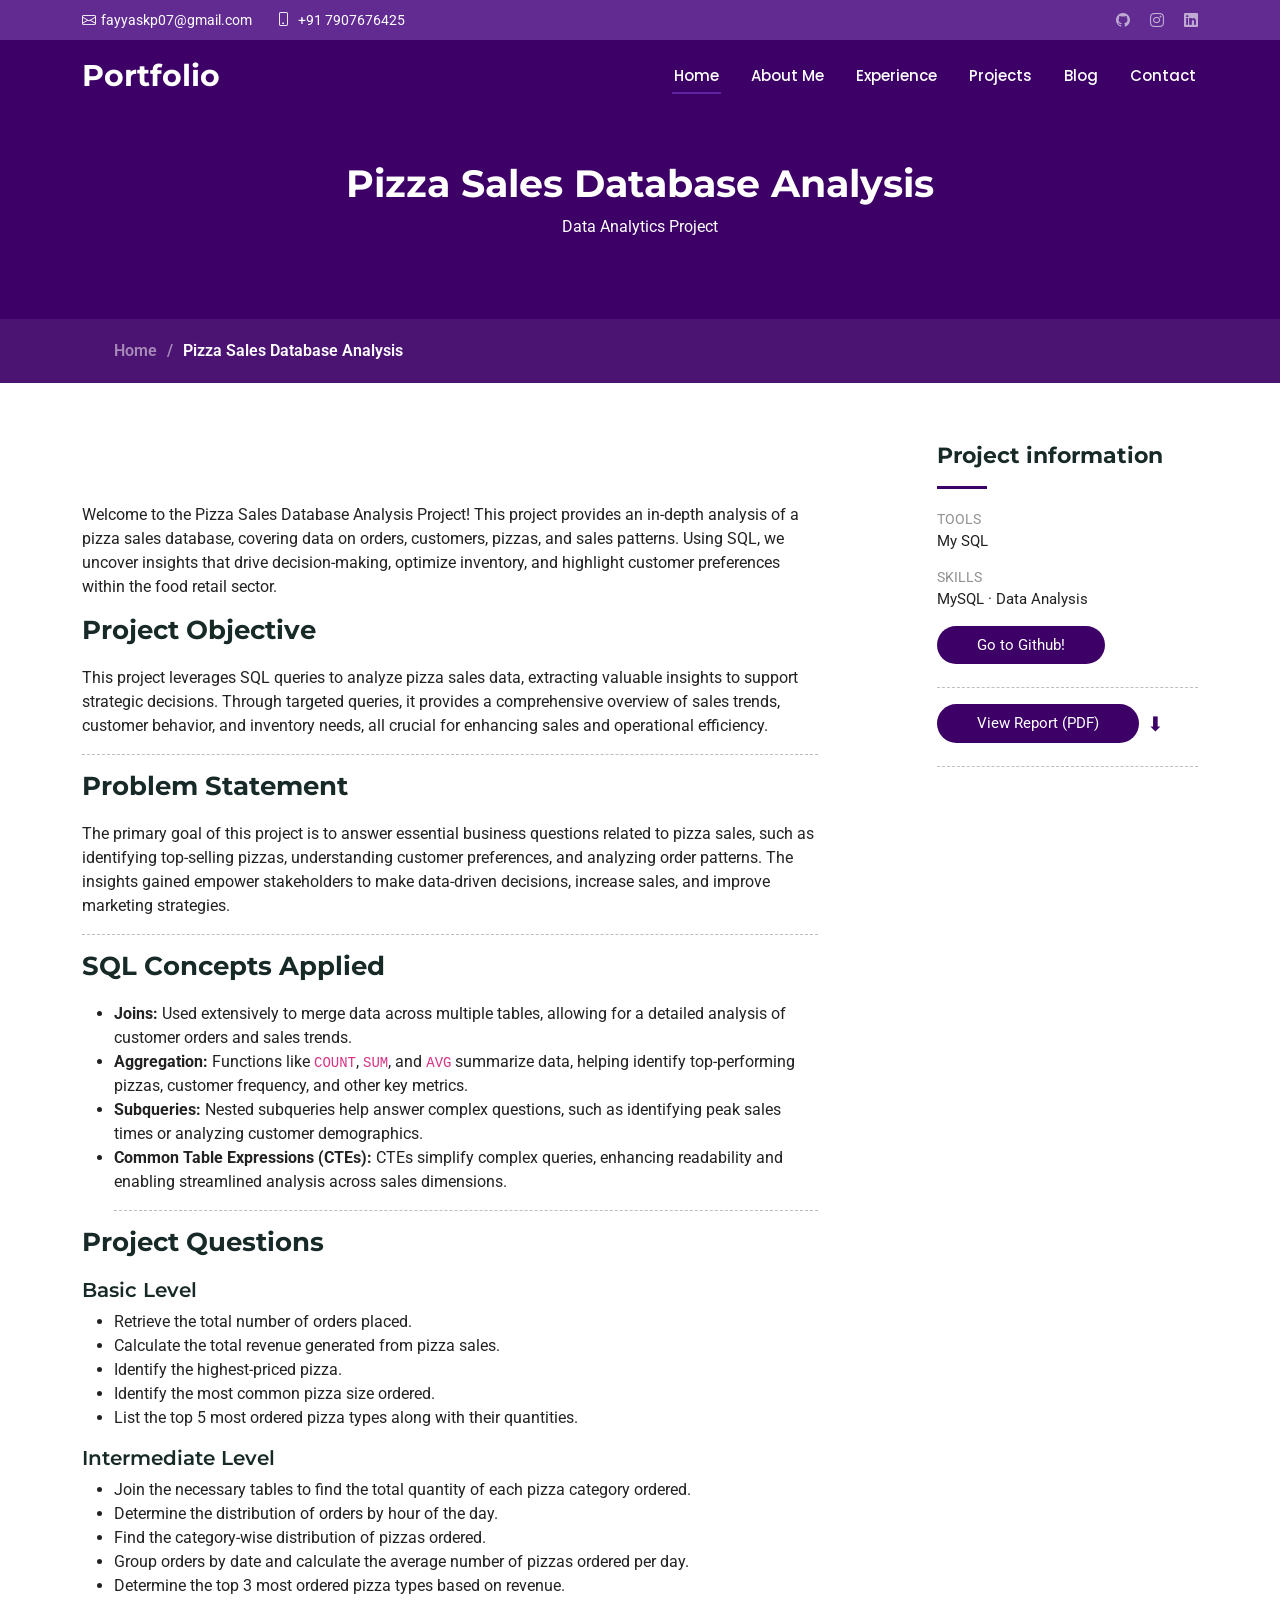
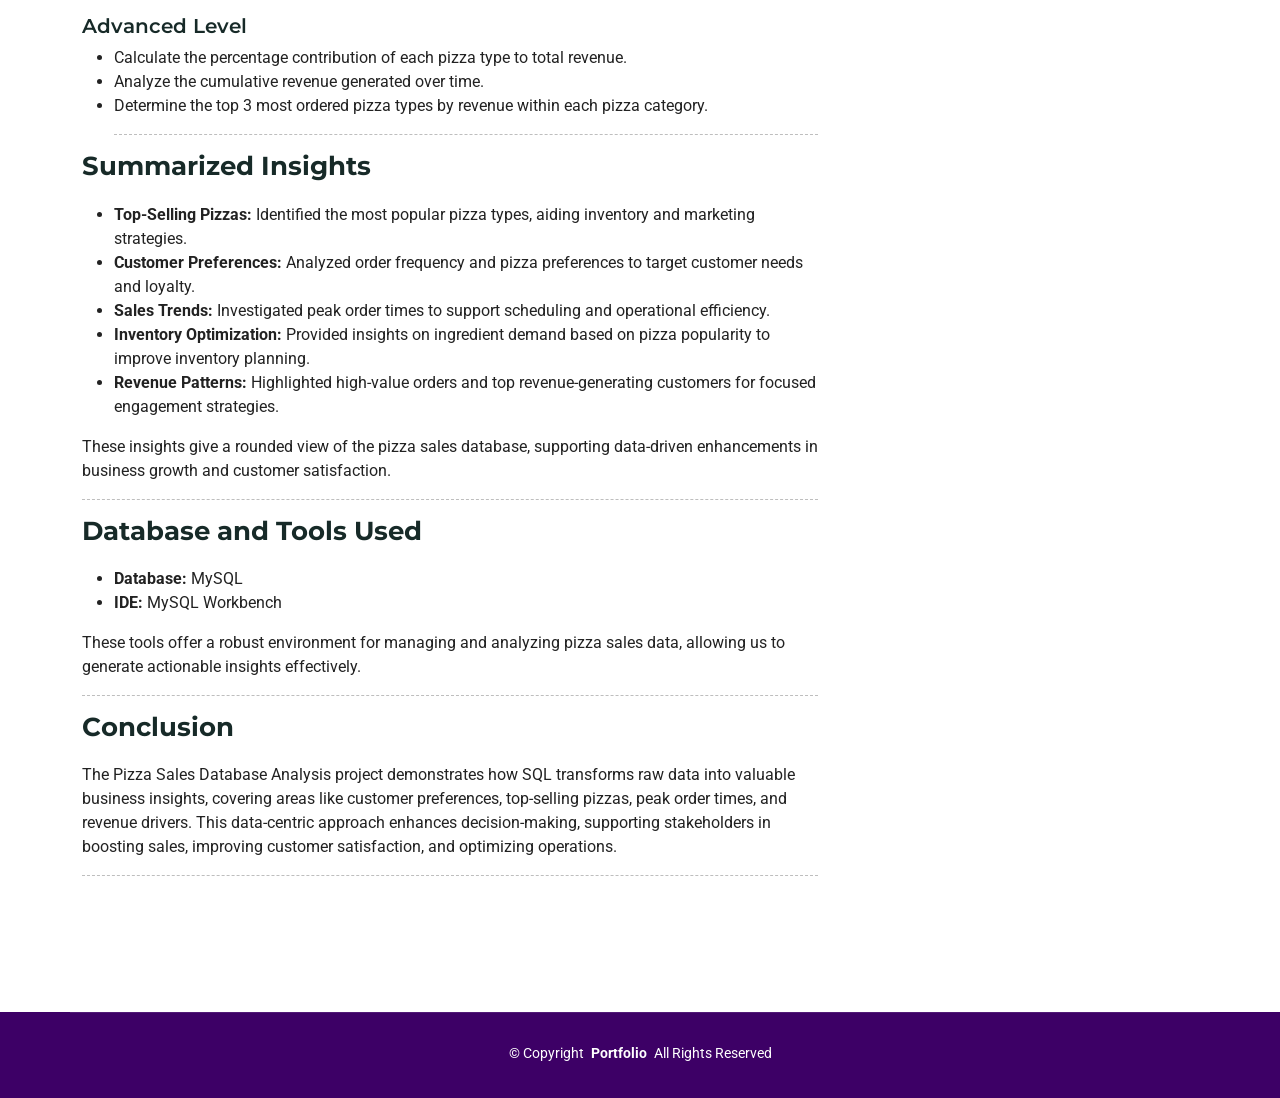
<file: Pizza Sales Database Analysis Project.html>
<!DOCTYPE html>
<html lang="en">

<head>
  <meta charset="utf-8">
  <meta content="width=device-width, initial-scale=1.0" name="viewport">
  <title>Pizza Sales Database Analysis Project</title>
  <meta name="description" content="">
  <meta name="keywords" content="">

  <!-- Favicons -->
  <link href="assets/img/favicon.png" rel="icon">
  <link href="assets/img/apple-touch-icon.png" rel="apple-touch-icon">

  <!-- Fonts -->
  <link href="https://fonts.googleapis.com" rel="preconnect">
  <link href="https://fonts.gstatic.com" rel="preconnect" crossorigin>
  <link href="https://fonts.googleapis.com/css2?family=Roboto:ital,wght@0,100;0,300;0,400;0,500;0,700;0,900;1,100;1,300;1,400;1,500;1,700;1,900&family=Montserrat:ital,wght@0,100;0,200;0,300;0,400;0,500;0,600;0,700;0,800;0,900;1,100;1,200;1,300;1,400;1,500;1,600;1,700;1,800;1,900&family=Poppins:ital,wght@0,100;0,200;0,300;0,400;0,500;0,600;0,700;0,800;0,900;1,100;1,200;1,300;1,400;1,500;1,600;1,700;1,800;1,900&display=swap" rel="stylesheet">

  <!-- Vendor CSS Files -->
  <link href="assets/vendor/bootstrap/css/bootstrap.min.css" rel="stylesheet">
  <link href="assets/vendor/bootstrap-icons/bootstrap-icons.css" rel="stylesheet">
  <link href="assets/vendor/aos/aos.css" rel="stylesheet">
  <link href="assets/vendor/glightbox/css/glightbox.min.css" rel="stylesheet">
  <link href="assets/vendor/swiper/swiper-bundle.min.css" rel="stylesheet">

  <!-- Main CSS File -->
  <link href="assets/css/main.css" rel="stylesheet">

  <!-- =======================================================
  * Template Name: Impact
  * Template URL: https://bootstrapmade.com/impact-bootstrap-business-website-template/
  * Updated: Aug 07 2024 with Bootstrap v5.3.3
  * Author: BootstrapMade.com
  * License: https://bootstrapmade.com/license/
  ======================================================== -->
</head>

<body class="portfolio-details-page">

  <header id="header" class="header fixed-top">

    <div class="topbar d-flex align-items-center">
      <div class="container d-flex justify-content-center justify-content-md-between">
        <div class="contact-info d-flex align-items-center">
          <i class="bi bi-envelope d-flex align-items-center"><a href="mailto:fayyaskp07@gmail.com">fayyaskp07@gmail.com</a></i>
          <a href="tel:+917907676425" class="d-flex align-items-center ms-4 text-decoration-none" style="color: white;">
            <i class="bi bi-phone me-2"></i><span>+91 7907676425</span></a>          </span></i>
        </div>
        <div class="social-links d-none d-md-flex align-items-center">
          <a href="https://github.com/Fayyas-kp" class="github"><i class="bi bi-github"></i></a>
          <a href="https://www.instagram.com/fa_yas_._/" class="instagram"><i class="bi bi-instagram"></i></a>
          <a href="https://www.linkedin.com/in/fayyas-kp-225522283/" class="linkedin"><i class="bi bi-linkedin"></i></a>
        </div>
      </div>
    </div><!-- End Top Bar -->

    <div class="branding d-flex align-items-cente">

      <div class="container position-relative d-flex align-items-center justify-content-between">
        <a href="index.html" class="logo d-flex align-items-center">
          <!-- Uncomment the line below if you also wish to use an image logo -->
          <!-- <img src="assets/img/logo.png" alt=""> -->
          <h1 class="sitename">Portfolio</h1>
          <span>.</span>
        </a>

        <nav id="navmenu" class="navmenu">
          <ul>
            <li><a href="index.html" class="active">Home<br></a></li>
            <li><a href="About-Me.html">About Me </a></li>
            <li><a href="#Experience">Experience</a></li>
            <li><a href="index.html#Portfolio Projects">Projects</a></li>
            <li><a href="#">Blog</a></li>
            <li><a href="index.html#contact">Contact</a></li>
          </ul>
          <i class="mobile-nav-toggle d-xl-none bi bi-list"></i>
        </nav>

      </div>

    </div>

  </header>

  <main class="main">

    <!-- Page Title -->
    <div class="page-title">
      <div class="heading">
        <div class="container">
          <div class="row d-flex justify-content-center text-center">
            <div class="col-lg-8">
              <h1>Pizza Sales Database Analysis</h1>
              <p class="mb-0">Data Analytics Project</p>
            </div>
          </div>
        </div>
      </div>
      <nav class="breadcrumbs">
        <div class="container">
          <ol>
            <li><a href="index.html">Home</a></li>
            <li class="current">Pizza Sales Database Analysis</li>
          </ol>
        </div>
      </nav>
    </div><!-- End Page Title -->

    <!-- Portfolio Details Section -->
    <section id="Credit Card Financial Dashboard" class="portfolio-details section">

      <div class="container" data-aos="fade-up">

        <div class="portfolio-details-slider swiper init-swiper">
          
          <div class="swiper-wrapper align-items-center">
            
        <div class="row justify-content-between gy-4 mt-8">

          <div class="col-lg-8" data-aos="fade-up">
            <div class="portfolio-description">
                <section>                   
                     <p>Welcome to the Pizza Sales Database Analysis Project! This project provides an in-depth analysis of a pizza sales database, covering data on orders, customers, pizzas, and sales patterns. Using SQL, we uncover insights that drive decision-making, optimize inventory, and highlight customer preferences within the food retail sector.</p>

              <h2>Project Objective</h2>
                <p>This project leverages SQL queries to analyze pizza sales data, extracting valuable insights to support strategic decisions. Through targeted queries, it provides a comprehensive overview of sales trends, customer behavior, and inventory needs, all crucial for enhancing sales and operational efficiency.</p>
                <p></p>
                <hr style="border-top: 1px dashed #000000; margin-top: 0.5rem; margin-bottom: 1rem;">
                <h2>Problem Statement</h2>
                <p>The primary goal of this project is to answer essential business questions related to pizza sales, such as identifying top-selling pizzas, understanding customer preferences, and analyzing order patterns. The insights gained empower stakeholders to make data-driven decisions, increase sales, and improve marketing strategies.</p>
                <p></p>
                <hr style="border-top: 1px dashed #000000; margin-top: 0.5rem; margin-bottom: 1rem;">
                <h2>SQL Concepts Applied</h2>
                <ul>
                  <li><strong>Joins:</strong> Used extensively to merge data across multiple tables, allowing for a detailed analysis of customer orders and sales trends.</li>
                  <li><strong>Aggregation:</strong> Functions like <code>COUNT</code>, <code>SUM</code>, and <code>AVG</code> summarize data, helping identify top-performing pizzas, customer frequency, and other key metrics.</li>
                  <li><strong>Subqueries:</strong> Nested subqueries help answer complex questions, such as identifying peak sales times or analyzing customer demographics.</li>
                  <li><strong>Common Table Expressions (CTEs):</strong> CTEs simplify complex queries, enhancing readability and enabling streamlined analysis across sales dimensions.</li>
                  <p></p>
                  <hr style="border-top: 1px dashed #000000; margin-top: 0.5rem; margin-bottom: 1rem;">
                </ul>
              
                <h2>Project Questions</h2>
              
                <h5 style="font-weight: 600">Basic Level</h5>
                <ul>
                  <li>Retrieve the total number of orders placed.</li>
                  <li>Calculate the total revenue generated from pizza sales.</li>
                  <li>Identify the highest-priced pizza.</li>
                  <li>Identify the most common pizza size ordered.</li>
                  <li>List the top 5 most ordered pizza types along with their quantities.</li>
                </ul>
              
                <h5 style="font-weight: 600">Intermediate Level</h5>
                <ul>
                  <li>Join the necessary tables to find the total quantity of each pizza category ordered.</li>
                  <li>Determine the distribution of orders by hour of the day.</li>
                  <li>Find the category-wise distribution of pizzas ordered.</li>
                  <li>Group orders by date and calculate the average number of pizzas ordered per day.</li>
                  <li>Determine the top 3 most ordered pizza types based on revenue.</li>
                </ul>
              
                <h5  style="font-weight: 600">Advanced Level</h5>
                <ul>
                  <li>Calculate the percentage contribution of each pizza type to total revenue.</li>
                  <li>Analyze the cumulative revenue generated over time.</li>
                  <li>Determine the top 3 most ordered pizza types by revenue within each pizza category.</li>
                  <p></p>
                  <hr style="border-top: 1px dashed #000000; margin-top: 0.5rem; margin-bottom: 1rem;">
                </ul>
              
                <h2>Summarized Insights</h2>
                <ul>
                  <li><strong>Top-Selling Pizzas:</strong> Identified the most popular pizza types, aiding inventory and marketing strategies.</li>
                  <li><strong>Customer Preferences:</strong> Analyzed order frequency and pizza preferences to target customer needs and loyalty.</li>
                  <li><strong>Sales Trends:</strong> Investigated peak order times to support scheduling and operational efficiency.</li>
                  <li><strong>Inventory Optimization:</strong> Provided insights on ingredient demand based on pizza popularity to improve inventory planning.</li>
                  <li><strong>Revenue Patterns:</strong> Highlighted high-value orders and top revenue-generating customers for focused engagement strategies.</li>
                </ul>
              
                <p>These insights give a rounded view of the pizza sales database, supporting data-driven enhancements in business growth and customer satisfaction.</p>
                <p></p>
                <hr style="border-top: 1px dashed #000000; margin-top: 0.5rem; margin-bottom: 1rem;">
                <h2>Database and Tools Used</h2>
                <ul>
                  <li><strong>Database:</strong> MySQL</li>
                  <li><strong>IDE:</strong> MySQL Workbench</li>
                </ul>
              
                <p>These tools offer a robust environment for managing and analyzing pizza sales data, allowing us to generate actionable insights effectively.</p>
                <p></p>
                <hr style="border-top: 1px dashed #000000; margin-top: 0.5rem; margin-bottom: 1rem;">
                <h2>Conclusion</h2>
                <p>The Pizza Sales Database Analysis project demonstrates how SQL transforms raw data into valuable business insights, covering areas like customer preferences, top-selling pizzas, peak order times, and revenue drivers. This data-centric approach enhances decision-making, supporting stakeholders in boosting sales, improving customer satisfaction, and optimizing operations.</p>
                <p></p>
                <hr style="border-top: 1px dashed #000000; margin-top: 0.5rem; margin-bottom: 1rem;">
            </section>  
            
            </div>
          </div>

          <div class="col-lg-3" data-aos="fade-up" data-aos-delay="100">
            <div class="portfolio-info">
              <h3>Project information</h3>
              <ul>
                <li><strong>Tools</strong> My SQL</li>
                <li><strong>Skills</strong> MySQL · Data Analysis</li>
                <li><a href="https://github.com/Fayyas-kp/Pizza-Sales-SQL" class="btn-visit align-self-start">Go to Github!</a></li>
                 <hr style="border-top: 1px dashed #000000; margin-top: 0.5rem; margin-bottom: 1rem;">
          
                <!-- View Report + Download on the same line -->
                <li>
                  <div style="display: flex; align-items: center; gap: 8px;">
                    <a href="assets/img/Projects/SQL/Pizza Sales Database Analysis Project/Pizza Sales Report Presentation.pdf" 
                       class="btn-visit align-self-start">
                      View Report (PDF)
                    </a>
                    <a href="assets/img/Projects/SQL/Pizza Sales Database Analysis Project/Pizza Sales Report Presentation.pdf" 
                       download 
                       title="Download PDF" 
                       style="font-size: 20px; color: #3D0066;">
                      ⬇️
                    </a>
                  </div>
                </li>
                <hr style="border-top: 1px dashed #000000; margin-top: 0.5rem; margin-bottom: 1rem;">
                
            </div>
          </div>
          
  </div>

          </div>

        </div>

      </div>

 
    </section><!-- /Portfolio Details Section -->

  </main>

  <footer id="footer" class="footer accent-background">


  <div class="container copyright text-center mt-8">
      <p>© <span>Copyright</span> <strong class="px-1 sitename">Portfolio</strong> <span>All Rights Reserved</span></p>
      <div class="credits">
        <!-- All the links in the footer should remain intact. -->
        <!-- You can delete the links only if you've purchased the pro version. -->
        <!-- Licensing information: https://bootstrapmade.com/license/ -->
        <!-- Purchase the pro version with working PHP/AJAX contact form: [buy-url] -->
      </div>
    </div>

  </footer>

  <!-- Scroll Top -->
  <a href="#" id="scroll-top" class="scroll-top d-flex align-items-center justify-content-center"><i class="bi bi-arrow-up-short"></i></a>

  <!-- Preloader -->
  <div id="preloader"></div>

  <!-- Vendor JS Files -->
  <script src="assets/vendor/bootstrap/js/bootstrap.bundle.min.js"></script>
  <script src="assets/vendor/php-email-form/validate.js"></script>
  <script src="assets/vendor/aos/aos.js"></script>
  <script src="assets/vendor/glightbox/js/glightbox.min.js"></script>
  <script src="assets/vendor/swiper/swiper-bundle.min.js"></script>
  <script src="assets/vendor/purecounter/purecounter_vanilla.js"></script>
  <script src="assets/vendor/imagesloaded/imagesloaded.pkgd.min.js"></script>
  <script src="assets/vendor/isotope-layout/isotope.pkgd.min.js"></script>

  <!-- Main JS File -->
  <script src="assets/js/main.js"></script>

</body>

</html>
</file>
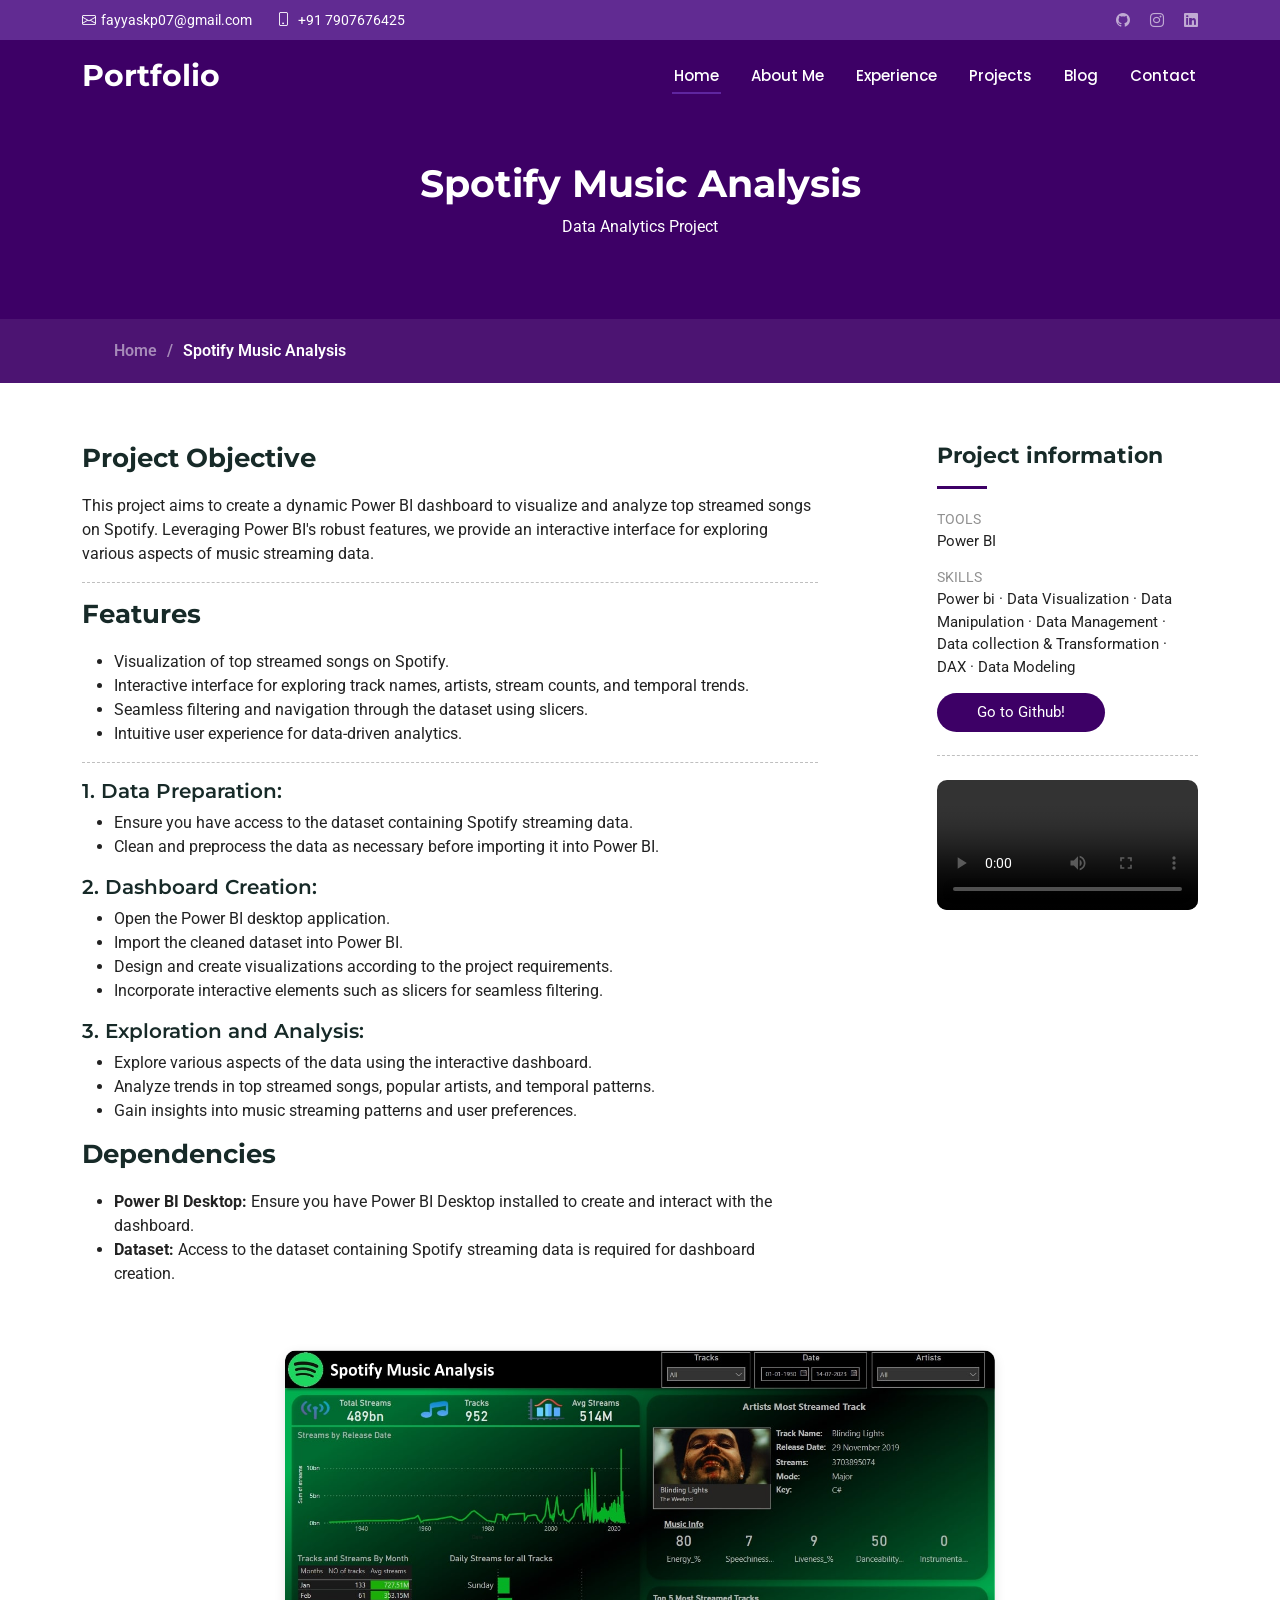
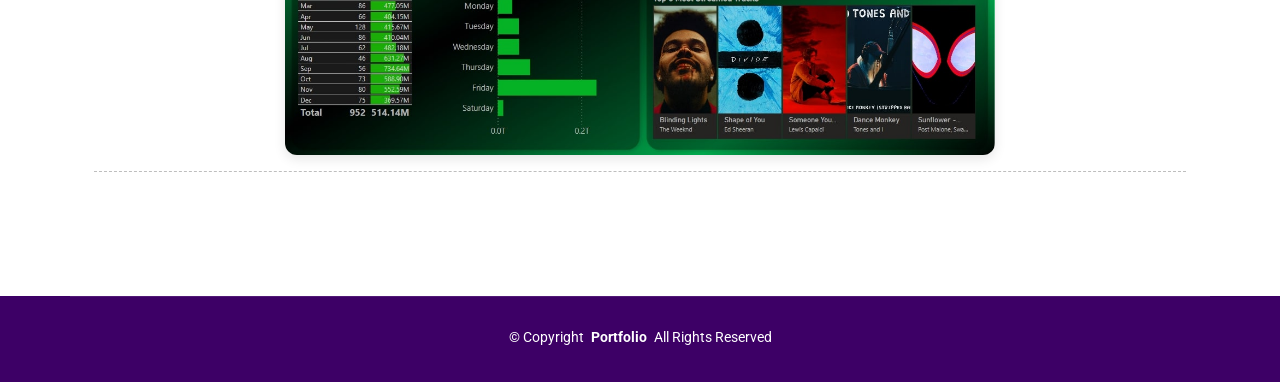
<file: Spotify Music Analysis.html>
<!DOCTYPE html>
<html lang="en">

<head>
  <meta charset="utf-8">
  <meta content="width=device-width, initial-scale=1.0" name="viewport">
  <title>Spotify Music Analysis</title>
  <meta name="description" content="">
  <meta name="keywords" content="">

  <!-- Favicons -->
  <link href="assets/img/favicon.png" rel="icon">
  <link href="assets/img/apple-touch-icon.png" rel="apple-touch-icon">

  <!-- Fonts -->
  <link href="https://fonts.googleapis.com" rel="preconnect">
  <link href="https://fonts.gstatic.com" rel="preconnect" crossorigin>
  <link href="https://fonts.googleapis.com/css2?family=Roboto:ital,wght@0,100;0,300;0,400;0,500;0,700;0,900;1,100;1,300;1,400;1,500;1,700;1,900&family=Montserrat:ital,wght@0,100;0,200;0,300;0,400;0,500;0,600;0,700;0,800;0,900;1,100;1,200;1,300;1,400;1,500;1,600;1,700;1,800;1,900&family=Poppins:ital,wght@0,100;0,200;0,300;0,400;0,500;0,600;0,700;0,800;0,900;1,100;1,200;1,300;1,400;1,500;1,600;1,700;1,800;1,900&display=swap" rel="stylesheet">

  <!-- Vendor CSS Files -->
  <link href="assets/vendor/bootstrap/css/bootstrap.min.css" rel="stylesheet">
  <link href="assets/vendor/bootstrap-icons/bootstrap-icons.css" rel="stylesheet">
  <link href="assets/vendor/aos/aos.css" rel="stylesheet">
  <link href="assets/vendor/glightbox/css/glightbox.min.css" rel="stylesheet">
  <link href="assets/vendor/swiper/swiper-bundle.min.css" rel="stylesheet">

  <!-- Main CSS File -->
  <link href="assets/css/main.css" rel="stylesheet">

  <!-- =======================================================
  * Template Name: Impact
  * Template URL: https://bootstrapmade.com/impact-bootstrap-business-website-template/
  * Updated: Aug 07 2024 with Bootstrap v5.3.3
  * Author: BootstrapMade.com
  * License: https://bootstrapmade.com/license/
  ======================================================== -->
</head>

<body class="portfolio-details-page">

  <header id="header" class="header fixed-top">

    <div class="topbar d-flex align-items-center">
      <div class="container d-flex justify-content-center justify-content-md-between">
        <div class="contact-info d-flex align-items-center">
          <i class="bi bi-envelope d-flex align-items-center"><a href="mailto:fayyaskp07@gmail.com">fayyaskp07@gmail.com</a></i>
          <a href="tel:+917907676425" class="d-flex align-items-center ms-4 text-decoration-none" style="color: white;">
            <i class="bi bi-phone me-2"></i><span>+91 7907676425</span></a>          </span></i>
        </div>
        <div class="social-links d-none d-md-flex align-items-center">
          <a href="https://github.com/Fayyas-kp" class="github"><i class="bi bi-github"></i></a>
          <a href="https://www.instagram.com/fa_yas_._/" class="instagram"><i class="bi bi-instagram"></i></a>
          <a href="https://www.linkedin.com/in/fayyas-kp-225522283/" class="linkedin"><i class="bi bi-linkedin"></i></a>
        </div>
      </div>
    </div><!-- End Top Bar -->

    <div class="branding d-flex align-items-cente">

      <div class="container position-relative d-flex align-items-center justify-content-between">
        <a href="index.html" class="logo d-flex align-items-center">
          <!-- Uncomment the line below if you also wish to use an image logo -->
          <!-- <img src="assets/img/logo.png" alt=""> -->
          <h1 class="sitename">Portfolio</h1>
          <span>.</span>
        </a>

        <nav id="navmenu" class="navmenu">
          <ul>
            <li><a href="index.html" class="active">Home<br></a></li>
            <li><a href="About-Me.html">About Me </a></li>
            <li><a href="#Experience">Experience</a></li>
            <li><a href="index.html#Portfolio Projects">Projects</a></li>
            <li><a href="#">Blog</a></li>
            <li><a href="index.html#contact">Contact</a></li>
          </ul>
          <i class="mobile-nav-toggle d-xl-none bi bi-list"></i>
        </nav>

      </div>

    </div>

  </header>

  <main class="main">

    <!-- Page Title -->
    <div class="page-title">
      <div class="heading">
        <div class="container">
          <div class="row d-flex justify-content-center text-center">
            <div class="col-lg-8">
              <h1>Spotify Music Analysis</h1>
              <p class="mb-0">Data Analytics Project</p>
            </div>
          </div>
        </div>
      </div>
      <nav class="breadcrumbs">
        <div class="container">
          <ol>
            <li><a href="index.html">Home</a></li>
            <li class="current">Spotify Music Analysis</li>
          </ol>
        </div>
      </nav>
    </div><!-- End Page Title -->

    <!-- Portfolio Details Section -->
    <section id="Credit Card Financial Dashboard" class="portfolio-details section">

      <div class="container" data-aos="fade-up">

        <div class="portfolio-details-slider swiper init-swiper">
          
          <div class="swiper-wrapper align-items-center">
            
        <div class="row justify-content-between gy-4 mt-8">

          <div class="col-lg-8" data-aos="fade-up">
            <div class="portfolio-description">
              <h2>Project Objective</h2>
              <p>
                This project aims to create a dynamic Power BI dashboard to visualize and analyze top streamed songs on Spotify.
                Leveraging Power BI's robust features, we provide an interactive interface for exploring various aspects of music streaming data.
              </p>
              <p></p>
                <hr style="border-top: 1px dashed #000000; margin-top: 0.5rem; margin-bottom: 1rem;">
                <h2>Features</h2>
                <ul>
                    <li>Visualization of top streamed songs on Spotify.</li>
                    <li>Interactive interface for exploring track names, artists, stream counts, and temporal trends.</li>
                    <li>Seamless filtering and navigation through the dataset using slicers.</li>
                    <li>Intuitive user experience for data-driven analytics.</li>
                  </ul>
                  <p></p>
                <hr style="border-top: 1px dashed #000000; margin-top: 0.5rem; margin-bottom: 1rem;">

            
                 <h5 style="font-weight: 600">1. Data Preparation:</h5>
      <ul>
        <li>Ensure you have access to the dataset containing Spotify streaming data.</li>
        <li>Clean and preprocess the data as necessary before importing it into Power BI.</li>
      </ul>
            
      <h5 style="font-weight: 600">2. Dashboard Creation:</h5>
      <ul>
        <li>Open the Power BI desktop application.</li>
        <li>Import the cleaned dataset into Power BI.</li>
        <li>Design and create visualizations according to the project requirements.</li>
        <li>Incorporate interactive elements such as slicers for seamless filtering.</li>
      </ul>

      <h5 style="font-weight: 600">3. Exploration and Analysis:</h5>
      <ul>
        <li>Explore various aspects of the data using the interactive dashboard.</li>
        <li>Analyze trends in top streamed songs, popular artists, and temporal patterns.</li>
        <li>Gain insights into music streaming patterns and user preferences.</li>
      </ul>

      <h2 style="font-weight: 700">Dependencies</h2>
      <ul>
        <li><strong>Power BI Desktop:</strong> Ensure you have Power BI Desktop installed to create and interact with the dashboard.</li>
        <li><strong>Dataset:</strong> Access to the dataset containing Spotify streaming data is required for dashboard creation.</li>
      </ul>
            </div>
          </div>

          <div class="col-lg-3" data-aos="fade-up" data-aos-delay="100">
            <div class="portfolio-info">
              <h3>Project information</h3>
              <ul>
                <li><strong>Tools</strong> Power BI</li>
                <li><strong>Skills</strong> Power bi · Data Visualization · Data Manipulation · Data Management · Data collection & Transformation · DAX · Data Modeling</li>
                <li><a href="https://github.com/Fayyas-kp/Spotify-Music-Analysis-Power-Bi" class="btn-visit align-self-start">Go to Github!</a></li>
                <hr style="border-top: 1px dashed #000000; margin-top: 0.5rem; margin-bottom: 1rem;">
              </ul>
            </div>
 <!-- 📽️ MP4 Video Preview -->
<div class="mt-4 text-center">
    <video controls style="max-width: 100%; height: auto; border-radius: 10px;">
      <source src="assets/img/Projects/Power Bi/Spotify Music Analysis/Spotify Music Analysis.mp4" type="video/mp4">
      Your browser does not support the video tag.
    </video>
  </div>
          </div>

        </div>

      </div>
<!-- 📸 Single Portfolio Image Section -->
<section class="portfolio-single-image py-5">
    <div class="container text-center" data-aos="fade-up">
      <img src="assets/img/Projects/Power Bi/Spotify Music Analysis/Spotify Dashboard.jpg"
           alt="Credit Card Dashboard"
           style="width: 65%; height: auto; object-fit: cover; border-radius: 12px; box-shadow: 0 4px 12px rgba(0,0,0,0.1);">
           <p></p>
           <hr style="border-top: 1px dashed #000000; margin-top: 0.5rem; margin-bottom: 1rem;">
    </div>
  </section>
 
    </section><!-- /Portfolio Details Section -->

  </main>

  <footer id="footer" class="footer accent-background">


    <div class="container copyright text-center mt-8">
      <p>© <span>Copyright</span> <strong class="px-1 sitename">Portfolio</strong> <span>All Rights Reserved</span></p>
      <div class="credits">
        <!-- All the links in the footer should remain intact. -->
        <!-- You can delete the links only if you've purchased the pro version. -->
        <!-- Licensing information: https://bootstrapmade.com/license/ -->
        <!-- Purchase the pro version with working PHP/AJAX contact form: [buy-url] -->
      </div>
    </div>

  </footer>

  <!-- Scroll Top -->
  <a href="#" id="scroll-top" class="scroll-top d-flex align-items-center justify-content-center"><i class="bi bi-arrow-up-short"></i></a>

  <!-- Preloader -->
  <div id="preloader"></div>

  <!-- Vendor JS Files -->
  <script src="assets/vendor/bootstrap/js/bootstrap.bundle.min.js"></script>
  <script src="assets/vendor/php-email-form/validate.js"></script>
  <script src="assets/vendor/aos/aos.js"></script>
  <script src="assets/vendor/glightbox/js/glightbox.min.js"></script>
  <script src="assets/vendor/swiper/swiper-bundle.min.js"></script>
  <script src="assets/vendor/purecounter/purecounter_vanilla.js"></script>
  <script src="assets/vendor/imagesloaded/imagesloaded.pkgd.min.js"></script>
  <script src="assets/vendor/isotope-layout/isotope.pkgd.min.js"></script>

  <!-- Main JS File -->
  <script src="assets/js/main.js"></script>

</body>

</html>
</file>
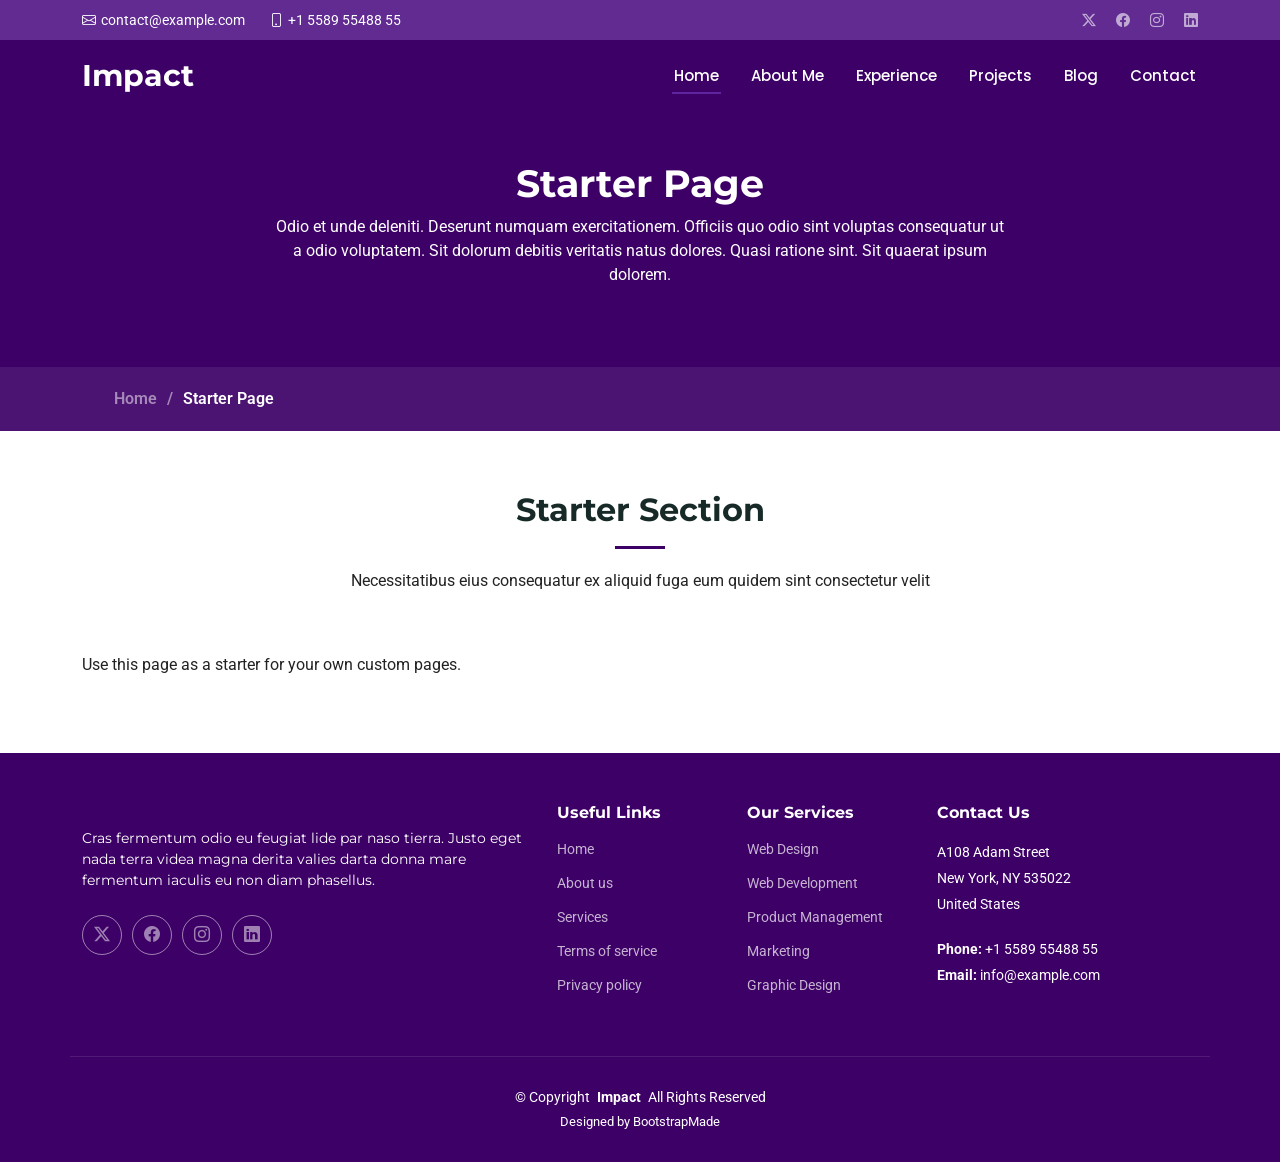
<file: starter-page.html>
<!DOCTYPE html>
<html lang="en">

<head>
  <meta charset="utf-8">
  <meta content="width=device-width, initial-scale=1.0" name="viewport">
  <title>Starter Page - Impact Bootstrap Template</title>
  <meta name="description" content="">
  <meta name="keywords" content="">

  <!-- Favicons -->
  <link href="assets/img/favicon.png" rel="icon">
  <link href="assets/img/apple-touch-icon.png" rel="apple-touch-icon">

  <!-- Fonts -->
  <link href="https://fonts.googleapis.com" rel="preconnect">
  <link href="https://fonts.gstatic.com" rel="preconnect" crossorigin>
  <link href="https://fonts.googleapis.com/css2?family=Roboto:ital,wght@0,100;0,300;0,400;0,500;0,700;0,900;1,100;1,300;1,400;1,500;1,700;1,900&family=Montserrat:ital,wght@0,100;0,200;0,300;0,400;0,500;0,600;0,700;0,800;0,900;1,100;1,200;1,300;1,400;1,500;1,600;1,700;1,800;1,900&family=Poppins:ital,wght@0,100;0,200;0,300;0,400;0,500;0,600;0,700;0,800;0,900;1,100;1,200;1,300;1,400;1,500;1,600;1,700;1,800;1,900&display=swap" rel="stylesheet">

  <!-- Vendor CSS Files -->
  <link href="assets/vendor/bootstrap/css/bootstrap.min.css" rel="stylesheet">
  <link href="assets/vendor/bootstrap-icons/bootstrap-icons.css" rel="stylesheet">
  <link href="assets/vendor/aos/aos.css" rel="stylesheet">
  <link href="assets/vendor/glightbox/css/glightbox.min.css" rel="stylesheet">
  <link href="assets/vendor/swiper/swiper-bundle.min.css" rel="stylesheet">

  <!-- Main CSS File -->
  <link href="assets/css/main.css" rel="stylesheet">

  <!-- =======================================================
  * Template Name: Impact
  * Template URL: https://bootstrapmade.com/impact-bootstrap-business-website-template/
  * Updated: Aug 07 2024 with Bootstrap v5.3.3
  * Author: BootstrapMade.com
  * License: https://bootstrapmade.com/license/
  ======================================================== -->
</head>

<body class="starter-page-page">

  <header id="header" class="header fixed-top">

    <div class="topbar d-flex align-items-center">
      <div class="container d-flex justify-content-center justify-content-md-between">
        <div class="contact-info d-flex align-items-center">
          <i class="bi bi-envelope d-flex align-items-center"><a href="mailto:contact@example.com">contact@example.com</a></i>
          <i class="bi bi-phone d-flex align-items-center ms-4"><span>+1 5589 55488 55</span></i>
        </div>
        <div class="social-links d-none d-md-flex align-items-center">
          <a href="#" class="twitter"><i class="bi bi-twitter-x"></i></a>
          <a href="#" class="facebook"><i class="bi bi-facebook"></i></a>
          <a href="#" class="instagram"><i class="bi bi-instagram"></i></a>
          <a href="#" class="linkedin"><i class="bi bi-linkedin"></i></a>
        </div>
      </div>
    </div><!-- End Top Bar -->

    <div class="branding d-flex align-items-cente">

      <div class="container position-relative d-flex align-items-center justify-content-between">
        <a href="index.html" class="logo d-flex align-items-center">
          <!-- Uncomment the line below if you also wish to use an image logo -->
          <!-- <img src="assets/img/logo.png" alt=""> -->
          <h1 class="sitename">Impact</h1>
          <span>.</span>
        </a>

        <nav id="navmenu" class="navmenu">
          <ul>
            <li><a href="index.html" class="active">Home<br></a></li>
            <li><a href="About-Me.html">About Me </a></li>
            <li><a href="#Experience">Experience</a></li>
            <li><a href="#Portfolio Projects">Projects</a></li>
            <li><a href="#">Blog</a></li>
            <li><a href="#contact">Contact</a></li>
          </ul>
          <i class="mobile-nav-toggle d-xl-none bi bi-list"></i>
        </nav>

      </div>

    </div>

  </header>

  <main class="main">

    <!-- Page Title -->
    <div class="page-title">
      <div class="heading">
        <div class="container">
          <div class="row d-flex justify-content-center text-center">
            <div class="col-lg-8">
              <h1>Starter Page</h1>
              <p class="mb-0">Odio et unde deleniti. Deserunt numquam exercitationem. Officiis quo odio sint voluptas consequatur ut a odio voluptatem. Sit dolorum debitis veritatis natus dolores. Quasi ratione sint. Sit quaerat ipsum dolorem.</p>
            </div>
          </div>
        </div>
      </div>
      <nav class="breadcrumbs">
        <div class="container">
          <ol>
            <li><a href="index.html">Home</a></li>
            <li class="current">Starter Page</li>
          </ol>
        </div>
      </nav>
    </div><!-- End Page Title -->

    <!-- Starter Section Section -->
    <section id="starter-section" class="starter-section section">

      <!-- Section Title -->
      <div class="container section-title" data-aos="fade-up">
        <h2>Starter Section</h2>
        <p>Necessitatibus eius consequatur ex aliquid fuga eum quidem sint consectetur velit</p>
      </div><!-- End Section Title -->

      <div class="container" data-aos="fade-up">
        <p>Use this page as a starter for your own custom pages.</p>
      </div>

    </section><!-- /Starter Section Section -->

  </main>

  <footer id="footer" class="footer accent-background">

    <div class="container footer-top">
      <div class="row gy-4">
        <div class="col-lg-5 col-md-12 footer-about">
          <a href="index.html" class="logo d-flex align-items-center">
            <span class="sitename">Impact</span>
          </a>
          <p>Cras fermentum odio eu feugiat lide par naso tierra. Justo eget nada terra videa magna derita valies darta donna mare fermentum iaculis eu non diam phasellus.</p>
          <div class="social-links d-flex mt-4">
            <a href=""><i class="bi bi-twitter-x"></i></a>
            <a href=""><i class="bi bi-facebook"></i></a>
            <a href=""><i class="bi bi-instagram"></i></a>
            <a href=""><i class="bi bi-linkedin"></i></a>
          </div>
        </div>

        <div class="col-lg-2 col-6 footer-links">
          <h4>Useful Links</h4>
          <ul>
            <li><a href="#">Home</a></li>
            <li><a href="#">About us</a></li>
            <li><a href="#">Services</a></li>
            <li><a href="#">Terms of service</a></li>
            <li><a href="#">Privacy policy</a></li>
          </ul>
        </div>

        <div class="col-lg-2 col-6 footer-links">
          <h4>Our Services</h4>
          <ul>
            <li><a href="#">Web Design</a></li>
            <li><a href="#">Web Development</a></li>
            <li><a href="#">Product Management</a></li>
            <li><a href="#">Marketing</a></li>
            <li><a href="#">Graphic Design</a></li>
          </ul>
        </div>

        <div class="col-lg-3 col-md-12 footer-contact text-center text-md-start">
          <h4>Contact Us</h4>
          <p>A108 Adam Street</p>
          <p>New York, NY 535022</p>
          <p>United States</p>
          <p class="mt-4"><strong>Phone:</strong> <span>+1 5589 55488 55</span></p>
          <p><strong>Email:</strong> <span>info@example.com</span></p>
        </div>

      </div>
    </div>

    <div class="container copyright text-center mt-4">
      <p>© <span>Copyright</span> <strong class="px-1 sitename">Impact</strong> <span>All Rights Reserved</span></p>
      <div class="credits">
        <!-- All the links in the footer should remain intact. -->
        <!-- You can delete the links only if you've purchased the pro version. -->
        <!-- Licensing information: https://bootstrapmade.com/license/ -->
        <!-- Purchase the pro version with working PHP/AJAX contact form: [buy-url] -->
        Designed by <a href="https://bootstrapmade.com/">BootstrapMade</a>
      </div>
    </div>

  </footer>

  <!-- Scroll Top -->
  <a href="#" id="scroll-top" class="scroll-top d-flex align-items-center justify-content-center"><i class="bi bi-arrow-up-short"></i></a>

  <!-- Preloader -->
  <div id="preloader"></div>

  <!-- Vendor JS Files -->
  <script src="assets/vendor/bootstrap/js/bootstrap.bundle.min.js"></script>
  <script src="assets/vendor/php-email-form/validate.js"></script>
  <script src="assets/vendor/aos/aos.js"></script>
  <script src="assets/vendor/glightbox/js/glightbox.min.js"></script>
  <script src="assets/vendor/swiper/swiper-bundle.min.js"></script>
  <script src="assets/vendor/purecounter/purecounter_vanilla.js"></script>
  <script src="assets/vendor/imagesloaded/imagesloaded.pkgd.min.js"></script>
  <script src="assets/vendor/isotope-layout/isotope.pkgd.min.js"></script>

  <!-- Main JS File -->
  <script src="assets/js/main.js"></script>

</body>

</html>
</file>
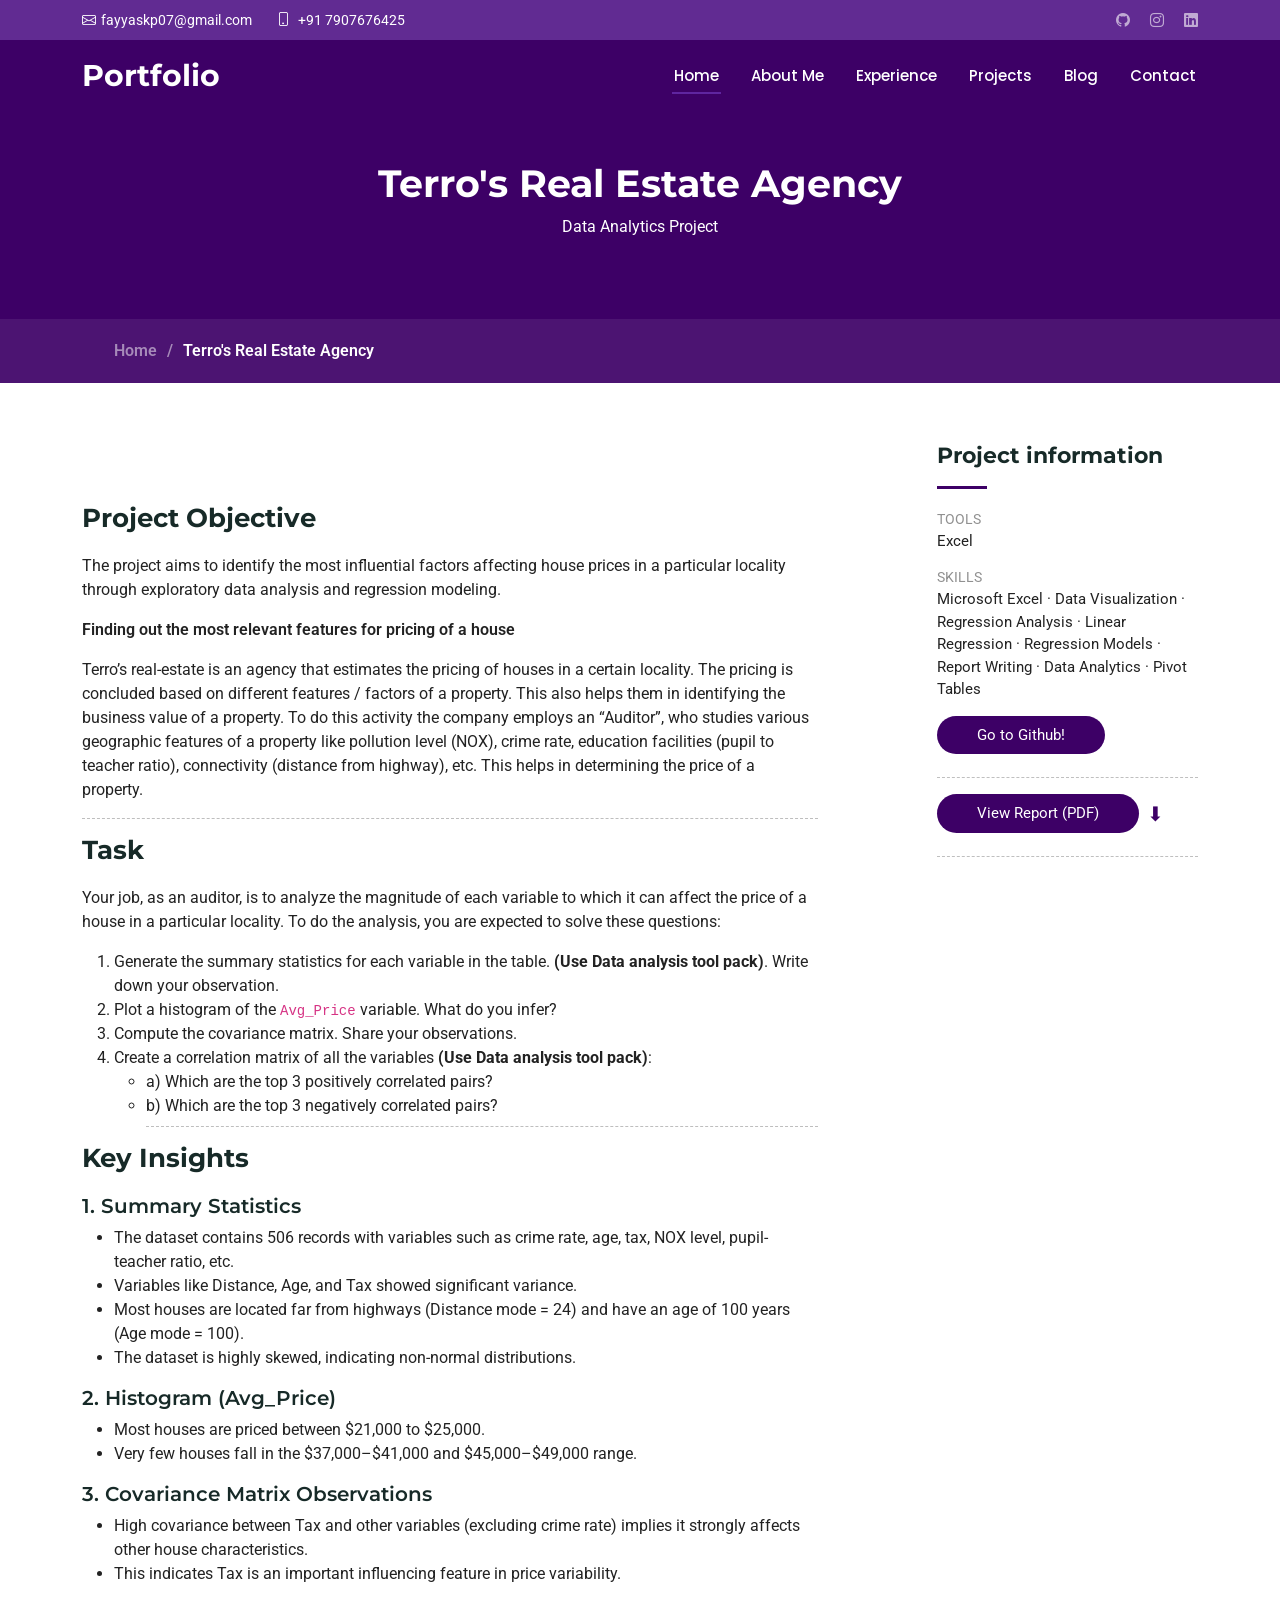
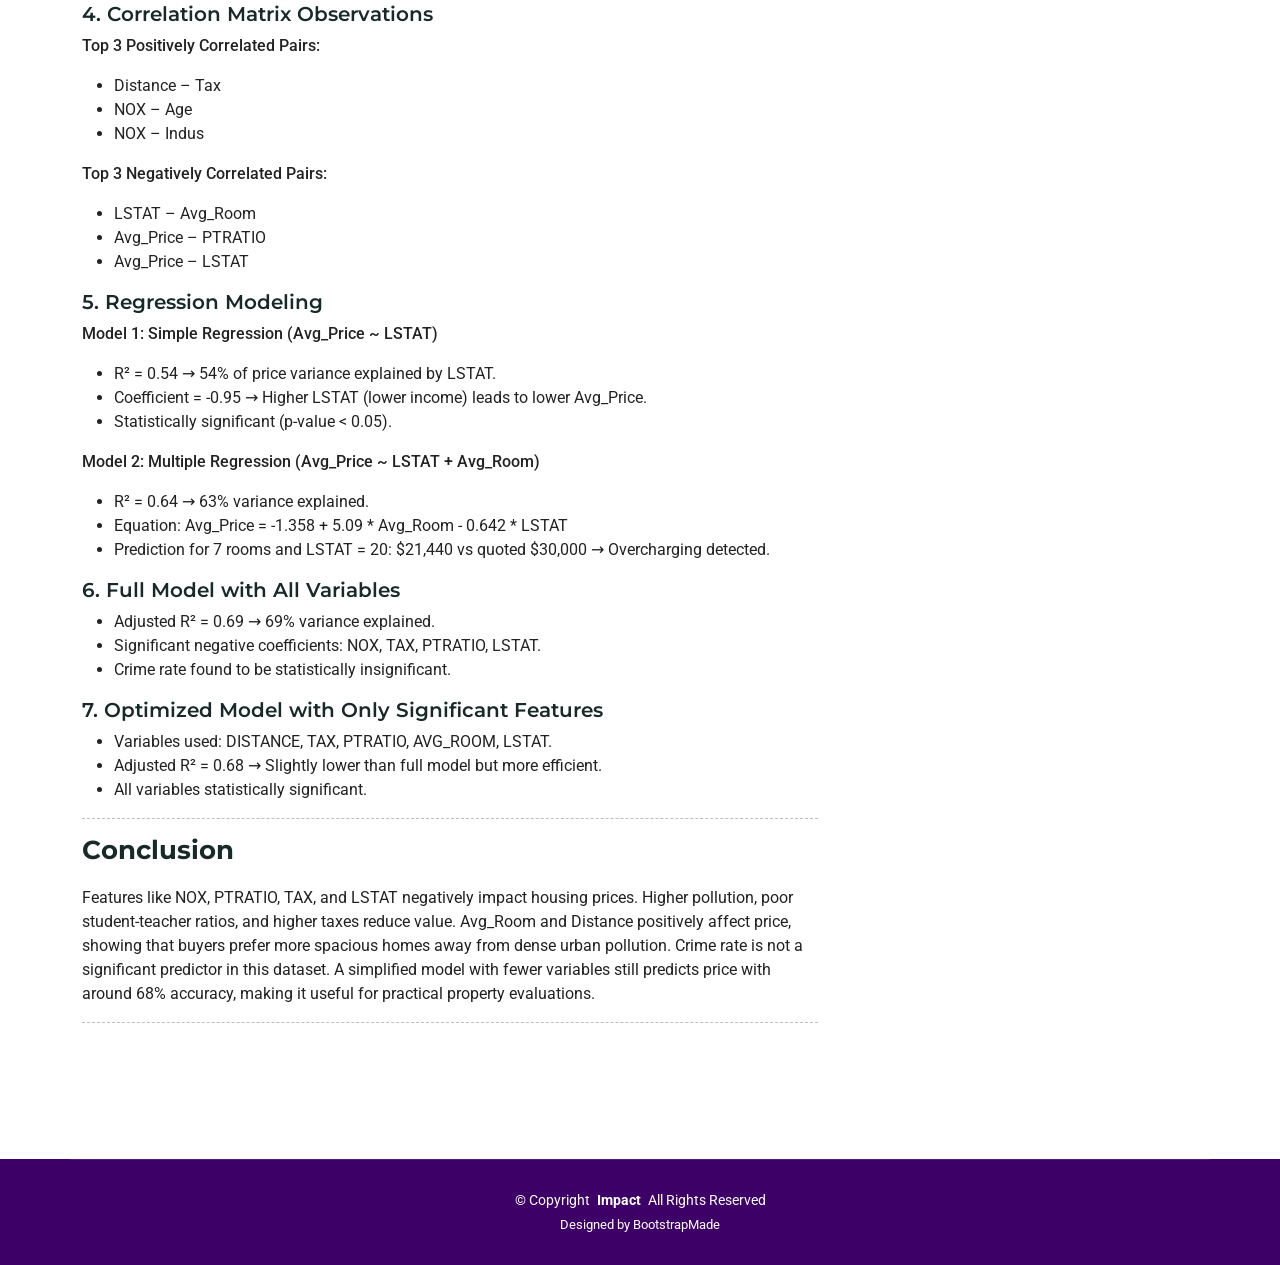
<file: Terro's  Real Estate Agency.html>
<!DOCTYPE html>
<html lang="en">

<head>
  <meta charset="utf-8">
  <meta content="width=device-width, initial-scale=1.0" name="viewport">
  <title>Terro's Real Estate Agency - Impact Bootstrap Template</title>
  <meta name="description" content="">
  <meta name="keywords" content="">

  <!-- Favicons -->
  <link href="assets/img/favicon.png" rel="icon">
  <link href="assets/img/apple-touch-icon.png" rel="apple-touch-icon">

  <!-- Fonts -->
  <link href="https://fonts.googleapis.com" rel="preconnect">
  <link href="https://fonts.gstatic.com" rel="preconnect" crossorigin>
  <link href="https://fonts.googleapis.com/css2?family=Roboto:ital,wght@0,100;0,300;0,400;0,500;0,700;0,900;1,100;1,300;1,400;1,500;1,700;1,900&family=Montserrat:ital,wght@0,100;0,200;0,300;0,400;0,500;0,600;0,700;0,800;0,900;1,100;1,200;1,300;1,400;1,500;1,600;1,700;1,800;1,900&family=Poppins:ital,wght@0,100;0,200;0,300;0,400;0,500;0,600;0,700;0,800;0,900;1,100;1,200;1,300;1,400;1,500;1,600;1,700;1,800;1,900&display=swap" rel="stylesheet">

  <!-- Vendor CSS Files -->
  <link href="assets/vendor/bootstrap/css/bootstrap.min.css" rel="stylesheet">
  <link href="assets/vendor/bootstrap-icons/bootstrap-icons.css" rel="stylesheet">
  <link href="assets/vendor/aos/aos.css" rel="stylesheet">
  <link href="assets/vendor/glightbox/css/glightbox.min.css" rel="stylesheet">
  <link href="assets/vendor/swiper/swiper-bundle.min.css" rel="stylesheet">

  <!-- Main CSS File -->
  <link href="assets/css/main.css" rel="stylesheet">

  <!-- =======================================================
  * Template Name: Impact
  * Template URL: https://bootstrapmade.com/impact-bootstrap-business-website-template/
  * Updated: Aug 07 2024 with Bootstrap v5.3.3
  * Author: BootstrapMade.com
  * License: https://bootstrapmade.com/license/
  ======================================================== -->
</head>

<body class="portfolio-details-page">

  <header id="header" class="header fixed-top">

    <div class="topbar d-flex align-items-center">
      <div class="container d-flex justify-content-center justify-content-md-between">
        <div class="contact-info d-flex align-items-center">
          <i class="bi bi-envelope d-flex align-items-center"><a href="mailto:fayyaskp07@gmail.com">fayyaskp07@gmail.com</a></i>
          <a href="tel:+917907676425" class="d-flex align-items-center ms-4 text-decoration-none" style="color: white;">
            <i class="bi bi-phone me-2"></i><span>+91 7907676425</span></a>          </span></i>
        </div>
        <div class="social-links d-none d-md-flex align-items-center">
          <a href="https://github.com/Fayyas-kp" class="github"><i class="bi bi-github"></i></a>
          <a href="https://www.instagram.com/fa_yas_._/" class="instagram"><i class="bi bi-instagram"></i></a>
          <a href="https://www.linkedin.com/in/fayyas-kp-225522283/" class="linkedin"><i class="bi bi-linkedin"></i></a>
        </div>
      </div>
    </div><!-- End Top Bar -->

    <div class="branding d-flex align-items-cente">

      <div class="container position-relative d-flex align-items-center justify-content-between">
        <a href="index.html" class="logo d-flex align-items-center">
          <!-- Uncomment the line below if you also wish to use an image logo -->
          <!-- <img src="assets/img/logo.png" alt=""> -->
          <h1 class="sitename">Portfolio</h1>
          <span>.</span>
        </a>

        <nav id="navmenu" class="navmenu">
          <ul>
            <li><a href="index.html" class="active">Home<br></a></li>
            <li><a href="About-Me.html">About Me </a></li>
            <li><a href="#Experience">Experience</a></li>
            <li><a href="index.html#Portfolio Projects">Projects</a></li>
            <li><a href="#">Blog</a></li>
            <li><a href="index.html#contact">Contact</a></li>
          </ul>
          <i class="mobile-nav-toggle d-xl-none bi bi-list"></i>
        </nav>

      </div>

    </div>

  </header>

  <main class="main">

    <!-- Page Title -->
    <div class="page-title">
      <div class="heading">
        <div class="container">
          <div class="row d-flex justify-content-center text-center">
            <div class="col-lg-8">
              <h1>Terro's Real Estate Agency</h1>
              <p class="mb-0">Data Analytics Project</p>
            </div>
          </div>
        </div>
      </div>
      <nav class="breadcrumbs">
        <div class="container">
          <ol>
            <li><a href="index.html">Home</a></li>
            <li class="current">Terro's Real Estate Agency</li>
          </ol>
        </div>
      </nav>
    </div><!-- End Page Title -->

    <!-- Portfolio Details Section -->
    <section id="Credit Card Financial Dashboard" class="portfolio-details section">

      <div class="container" data-aos="fade-up">

        <div class="portfolio-details-slider swiper init-swiper">
          
          <div class="swiper-wrapper align-items-center">
            
        <div class="row justify-content-between gy-4 mt-8">

          <div class="col-lg-8" data-aos="fade-up">
            <div class="portfolio-description">
                <section>
              <h2>Project Objective</h2>
              <p>
                The project aims to identify the most influential factors affecting house prices in a particular locality through exploratory data analysis and regression modeling.
                <p style="font-weight: 600;">Finding out the most relevant features for pricing of a house</p>
                <p>Terro’s real-estate is an agency that estimates the pricing of houses in a certain locality. The pricing is concluded based on different features / factors of a property. This also helps them in identifying the business value of a property. To do this activity the company employs an “Auditor”, who studies various geographic features of a property like pollution level (NOX), crime rate, education facilities (pupil to teacher ratio), connectivity (distance from highway), etc. This helps in determining the price of a property.</p>
                <hr style="border-top: 1px dashed #000000; margin-top: 0.5rem; margin-bottom: 1rem;">
                <h2>Task</h2>
                <p>Your job, as an auditor, is to analyze the magnitude of each variable to which it can affect the price of a house in a particular locality. To do the analysis, you are expected to solve these questions:</p>

            <ol>
                <li>Generate the summary statistics for each variable in the table. <strong>(Use Data analysis tool pack)</strong>. Write down your observation.</li>
                <li>Plot a histogram of the <code>Avg_Price</code> variable. What do you infer?</li>
                <li>Compute the covariance matrix. Share your observations.</li>
                <li>Create a correlation matrix of all the variables <strong>(Use Data analysis tool pack)</strong>:
                <ul>
                    <li>a) Which are the top 3 positively correlated pairs?</li>
                    <li>b) Which are the top 3 negatively correlated pairs?</li>
                    <hr style="border-top: 1px dashed #000000; margin-top: 0.5rem; margin-bottom: 1rem;">
                </ul>
                </li>
            </ol>
            <h2>Key Insights</h2>

            <h5 style="font-weight: 600">1. Summary Statistics</h5>
            <ul>
              <li>The dataset contains 506 records with variables such as crime rate, age, tax, NOX level, pupil-teacher ratio, etc.</li>
              <li>Variables like Distance, Age, and Tax showed significant variance.</li>
              <li>Most houses are located far from highways (Distance mode = 24) and have an age of 100 years (Age mode = 100).</li>
              <li>The dataset is highly skewed, indicating non-normal distributions.</li>
            </ul>
        
            <h5 style="font-weight: 600">2. Histogram (Avg_Price)</h5>
            <ul>
              <li>Most houses are priced between $21,000 to $25,000.</li>
              <li>Very few houses fall in the $37,000–$41,000 and $45,000–$49,000 range.</li>
            </ul>
        
            <h5 style="font-weight: 600">3. Covariance Matrix Observations</h5>
            <ul>
              <li>High covariance between Tax and other variables (excluding crime rate) implies it strongly affects other house characteristics.</li>
              <li>This indicates Tax is an important influencing feature in price variability.</li>
            </ul>
        
            <h5 style="font-weight: 600">4. Correlation Matrix Observations</h5>
            <p style="font-weight: 500">Top 3 Positively Correlated Pairs:</p>
            <ul>
              <li>Distance – Tax</li>
              <li>NOX – Age</li>
              <li>NOX – Indus</li>
            </ul>
            <p style="font-weight: 500">Top 3 Negatively Correlated Pairs:</p>
            <ul>
              <li>LSTAT – Avg_Room</li>
              <li>Avg_Price – PTRATIO</li>
              <li>Avg_Price – LSTAT</li>
            </ul>
        
            <h5 style="font-weight: 600">5. Regression Modeling</h5>
        
            <p style="font-weight: 500">Model 1: Simple Regression (Avg_Price ~ LSTAT)</p>
            <ul>
              <li>R² = 0.54 → 54% of price variance explained by LSTAT.</li>
              <li>Coefficient = -0.95 → Higher LSTAT (lower income) leads to lower Avg_Price.</li>
              <li>Statistically significant (p-value < 0.05).</li>
            </ul>
        
            <p style="font-weight: 500">Model 2: Multiple Regression (Avg_Price ~ LSTAT + Avg_Room)</p>
            <ul>
              <li>R² = 0.64 → 63% variance explained.</li>
              <li>Equation: Avg_Price = -1.358 + 5.09 * Avg_Room - 0.642 * LSTAT</li>
              <li>Prediction for 7 rooms and LSTAT = 20: $21,440 vs quoted $30,000 → Overcharging detected.</li>
            </ul>
        
            <h5 style="font-weight: 600">6. Full Model with All Variables</h5>
            <ul>
              <li>Adjusted R² = 0.69 → 69% variance explained.</li>
              <li>Significant negative coefficients: NOX, TAX, PTRATIO, LSTAT.</li>
              <li>Crime rate found to be statistically insignificant.</li>
            </ul>
        
            <h5 style="font-weight: 600">7. Optimized Model with Only Significant Features</h5>
            <ul>
              <li>Variables used: DISTANCE, TAX, PTRATIO, AVG_ROOM, LSTAT.</li>
              <li>Adjusted R² = 0.68 → Slightly lower than full model but more efficient.</li>
              <li>All variables statistically significant.</li>
            </ul>
            <hr style="border-top: 1px dashed #000000; margin-top: 0.5rem; margin-bottom: 1rem;">
            <h2>Conclusion</h2>
            <p>
              Features like NOX, PTRATIO, TAX, and LSTAT negatively impact housing prices. Higher pollution, poor student-teacher ratios, and higher taxes reduce value. Avg_Room and Distance positively affect price, showing that buyers prefer more spacious homes away from dense urban pollution. Crime rate is not a significant predictor in this dataset. A simplified model with fewer variables still predicts price with around 68% accuracy, making it useful for practical property evaluations.
            </p>
            <hr style="border-top: 1px dashed #000000; margin-top: 0.5rem; margin-bottom: 1rem;">

            </section>  
            
            </div>
          </div>

          <div class="col-lg-3" data-aos="fade-up" data-aos-delay="100">
            <div class="portfolio-info">
              <h3>Project information</h3>
              <ul>
                <li><strong>Tools</strong> Excel</li>
                <li><strong>Skills</strong>Microsoft Excel · Data Visualization · Regression Analysis · Linear Regression · Regression Models · Report Writing · Data Analytics · Pivot Tables</li>
                <li><a href="https://github.com/Fayyas-kp/Terros-Real-Estate-Agency-Excel" class="btn-visit align-self-start">Go to Github!</a></li>
                <hr style="border-top: 1px dashed #000000; margin-top: 0.5rem; margin-bottom: 1rem;">
          
                <!-- View Report + Download on the same line -->
                <li>
                  <div style="display: flex; align-items: center; gap: 8px;">
                    <a href="assets/img/Projects/Excel/Terro's Real Estate Agency/Terro's_REA Business Report.pdf" 
                       class="btn-visit align-self-start">
                      View Report (PDF)
                    </a>
                    <a href="assets/img/Projects/Excel/Terro's Real Estate Agency/Terro's_REA Business Report.pdf" 
                       download 
                       title="Download PDF" 
                       style="font-size: 20px; color: #3D0066;">
                      ⬇️
                    </a>
                  </div>
                </li>
                <hr style="border-top: 1px dashed #000000; margin-top: 0.5rem; margin-bottom: 1rem;">
                
            </div>
          </div>
          
  </div>

          </div>

        </div>

      </div>


  </main>

  <footer id="footer" class="footer accent-background">


    <div class="container copyright text-center mt-8">
      <p>© <span>Copyright</span> <strong class="px-1 sitename">Impact</strong> <span>All Rights Reserved</span></p>
      <div class="credits">
        <!-- All the links in the footer should remain intact. -->
        <!-- You can delete the links only if you've purchased the pro version. -->
        <!-- Licensing information: https://bootstrapmade.com/license/ -->
        <!-- Purchase the pro version with working PHP/AJAX contact form: [buy-url] -->
        Designed by <a href="https://bootstrapmade.com/">BootstrapMade</a>
      </div>
    </div>

  </footer>

  <!-- Scroll Top -->
  <a href="#" id="scroll-top" class="scroll-top d-flex align-items-center justify-content-center"><i class="bi bi-arrow-up-short"></i></a>

  <!-- Preloader -->
  <div id="preloader"></div>

  <!-- Vendor JS Files -->
  <script src="assets/vendor/bootstrap/js/bootstrap.bundle.min.js"></script>
  <script src="assets/vendor/php-email-form/validate.js"></script>
  <script src="assets/vendor/aos/aos.js"></script>
  <script src="assets/vendor/glightbox/js/glightbox.min.js"></script>
  <script src="assets/vendor/swiper/swiper-bundle.min.js"></script>
  <script src="assets/vendor/purecounter/purecounter_vanilla.js"></script>
  <script src="assets/vendor/imagesloaded/imagesloaded.pkgd.min.js"></script>
  <script src="assets/vendor/isotope-layout/isotope.pkgd.min.js"></script>

  <!-- Main JS File -->
  <script src="assets/js/main.js"></script>

</body>

</html>
</file>
<file: assets/css/main.css>
/**
* Template Name: Impact
* Template URL: https://bootstrapmade.com/impact-bootstrap-business-website-template/
* Updated: Aug 07 2024 with Bootstrap v5.3.3
* Author: BootstrapMade.com
* License: https://bootstrapmade.com/license/
*/

/*--------------------------------------------------------------
# Font & Color Variables
# Help: https://bootstrapmade.com/color-system/
--------------------------------------------------------------*/
/* Fonts */
:root {
  --default-font: "Roboto",  system-ui, -apple-system, "Segoe UI", Roboto, "Helvetica Neue", Arial, "Noto Sans", "Liberation Sans", sans-serif, "Apple Color Emoji", "Segoe UI Emoji", "Segoe UI Symbol", "Noto Color Emoji";
  --heading-font: "Montserrat",  sans-serif;
  --nav-font: "Poppins",  sans-serif;
}

/* Global Colors - The following color variables are used throughout the website. Updating them here will change the color scheme of the entire website */
:root { 
  --background-color: #ffffff; /* Background color for the entire website, including individual sections */
  --default-color: #222222; /* Default color used for the majority of the text content across the entire website */
  --heading-color: #172a28; /* Color for headings, subheadings and title throughout the website */
  --accent-color: #3D0066; /* Accent color that represents your brand on the website. It's used for buttons, links, and other elements that need to stand out */
  --surface-color: #ffffff; /* The surface color is used as a background of boxed elements within sections, such as cards, icon boxes, or other elements that require a visual separation from the global background. */
  --contrast-color: #ffffff; /* Contrast color for text, ensuring readability against backgrounds of accent, heading, or default colors. */
}

/* Nav Menu Colors - The following color variables are used specifically for the navigation menu. They are separate from the global colors to allow for more customization options */
:root {
  --nav-color: #ffffff;  /* The default color of the main navmenu links */
  --nav-hover-color:#5F259F; /* Applied to main navmenu links when they are hovered over or active */
  --nav-mobile-background-color: #ffffff; /* Used as the background color for mobile navigation menu */
  --nav-dropdown-background-color: #ffffff; /* Used as the background color for dropdown items that appear when hovering over primary navigation items */
  --nav-dropdown-color: #3D0066; /* Used for navigation links of the dropdown items in the navigation menu. */
  --nav-dropdown-hover-color: #5F259F; /* Similar to --nav-hover-color, this color is applied to dropdown navigation links when they are hovered over. */
}

/* Color Presets - These classes override global colors when applied to any section or element, providing reuse of the sam color scheme. */

.light-background {
  --background-color: #f2f9f9;
  --surface-color: #ffffff;
}

.dark-background {
  --background-color: #060606;
  --default-color: #ffffff;
  --heading-color: #ffffff;
  --surface-color: #252525;
  --contrast-color: #ffffff;
}

.accent-background {
  --background-color:#3D0066;
  --default-color: #ffffff;
  --heading-color: #ffffff;
  --accent-color: #ffffff;
  --surface-color:#5F259F;
  --contrast-color: #ffffff;
}
@media only screen and (max-width: 480px) {
  iframe {
    height: 500px; /* Adjust based on PDF length */
  }
}
/* Smooth scroll */
:root {
  scroll-behavior: smooth;
}



/*--------------------------------------------------------------
# General Styling & Shared Classes
--------------------------------------------------------------*/
body {
  color: var(--default-color);
  background-color: var(--background-color);
  font-family: var(--default-font);
}

a {
  color: var(--accent-color);
  text-decoration: none;
  transition: 0.3s;
}

a:hover {
  color: color-mix(in srgb, var(--accent-color), transparent 25%);
  text-decoration: none;
}

h1,
h2,
h3,
h4,
h5,
h6 {
  color: var(--heading-color);
  font-family: var(--heading-font);
}


/* Pulsating Play Button
------------------------------*/
.pulsating-play-btn {
  width: 94px;
  height: 94px;
  background: radial-gradient(var(--accent-color) 50%, color-mix(in srgb, var(--accent-color), transparent 75%) 52%);
  border-radius: 50%;
  display: block;
  position: relative;
  overflow: hidden;
}

.pulsating-play-btn:before {
  content: "";
  position: absolute;
  width: 120px;
  height: 120px;
  animation-delay: 0s;
  animation: pulsate-play-btn 2s;
  animation-direction: forwards;
  animation-iteration-count: infinite;
  animation-timing-function: steps;
  opacity: 1;
  border-radius: 50%;
  border: 5px solid color-mix(in srgb, var(--accent-color), transparent 30%);
  top: -15%;
  left: -15%;
  background: rgba(198, 16, 0, 0);
}

.pulsating-play-btn:after {
  content: "";
  position: absolute;
  left: 50%;
  top: 50%;
  transform: translateX(-40%) translateY(-50%);
  width: 0;
  height: 0;
  border-top: 10px solid transparent;
  border-bottom: 10px solid transparent;
  border-left: 15px solid #fff;
  z-index: 100;
  transition: all 400ms cubic-bezier(0.55, 0.055, 0.675, 0.19);
}

.pulsating-play-btn:hover:before {
  content: "";
  position: absolute;
  left: 50%;
  top: 50%;
  transform: translateX(-40%) translateY(-50%);
  width: 0;
  height: 0;
  border: none;
  border-top: 10px solid transparent;
  border-bottom: 10px solid transparent;
  border-left: 15px solid #fff;
  z-index: 200;
  animation: none;
  border-radius: 0;
}

.pulsating-play-btn:hover:after {
  border-left: 15px solid var(--accent-color);
  transform: scale(20);
}

@keyframes pulsate-play-btn {
  0% {
    transform: scale(0.6, 0.6);
    opacity: 1;
  }

  100% {
    transform: scale(1, 1);
    opacity: 0;
  }
}



/* PHP Email Form Messages
------------------------------*/
.php-email-form .error-message {
  display: none;
  background: #df1529;
  color: #ffffff;
  text-align: left;
  padding: 15px;
  margin-bottom: 24px;
  font-weight: 600;
}

.php-email-form .sent-message {
  display: none;
  color: #ffffff;
  background:#5F259F;
  text-align: center;
  padding: 15px;
  margin-bottom: 24px;
  font-weight: 600;
}

.php-email-form .loading {
  display: none;
  background: var(--surface-color);
  text-align: center;
  padding: 15px;
  margin-bottom: 24px;
}

.php-email-form .loading:before {
  content: "";
  display: inline-block;
  border-radius: 50%;
  width: 24px;
  height: 24px;
  margin: 0 10px -6px 0;
  border: 3px solid var(--accent-color);
  border-top-color: var(--surface-color);
  animation: php-email-form-loading 1s linear infinite;
}

@keyframes php-email-form-loading {
  0% {
    transform: rotate(0deg);
  }

  100% {
    transform: rotate(360deg);
  }
}




/*--------------------------------------------------------------
# Navigation Menu
--------------------------------------------------------------*/
/* Desktop Navigation */
@media (min-width: 1200px) {
  .navmenu {
    padding: 0;
  }

  .navmenu ul {
    margin: 0;
    padding: 0;
    display: flex;
    list-style: none;
    align-items: center;
  }

  .navmenu li {
    position: relative;
  }

  .navmenu>ul>li {
    white-space: nowrap;
    padding: 15px 14px;
  }

  .navmenu>ul>li:last-child {
    padding-right: 0;
  }

  .navmenu a,
  .navmenu a:focus {
    color: var(--nav-color);
    font-size: 15px;
    padding: 0 2px;
    font-family: var(--nav-font);
    font-weight: 500;
    display: flex;
    align-items: center;
    justify-content: space-between;
    white-space: nowrap;
    transition: 0.3s;
    position: relative;
  }

  .navmenu a i,
  .navmenu a:focus i {
    font-size: 12px;
    line-height: 0;
    margin-left: 5px;
    transition: 0.3s;
  }

  .navmenu>ul>li>a:before {
    content: "";
    position: absolute;
    height: 2px;
    bottom: -6px;
    left: 0;
    background-color: var(--nav-hover-color);
    visibility: hidden;
    width: 0px;
    transition: all 0.3s ease-in-out 0s;
  }

  .navmenu a:hover:before,
  .navmenu li:hover>a:before,
  .navmenu .active:before {
    visibility: visible;
    width: 100%;
  }

  .navmenu li:hover>a,
  .navmenu .active,
  .navmenu .active:focus {
    color: var(--nav-color);
  }

  .navmenu .dropdown ul {
    margin: 0;
    padding: 10px 0;
    background: var(--nav-dropdown-background-color);
    display: block;
    position: absolute;
    visibility: hidden;
    left: 14px;
    top: 130%;
    opacity: 0;
    transition: 0.3s;
    border-radius: 4px;
    z-index: 99;
    box-shadow: 0px 0px 30px rgba(0, 0, 0, 0.1);
  }

  .navmenu .dropdown ul li {
    min-width: 200px;
  }

  .navmenu .dropdown ul a {
    padding: 10px 20px;
    font-size: 15px;
    text-transform: none;
    color: var(--nav-dropdown-color);
  }

  .navmenu .dropdown ul a i {
    font-size: 12px;
  }

  .navmenu .dropdown ul a:hover,
  .navmenu .dropdown ul .active:hover,
  .navmenu .dropdown ul li:hover>a {
    color: var(--nav-dropdown-hover-color);
  }

  .navmenu .dropdown:hover>ul {
    opacity: 1;
    top: 100%;
    visibility: visible;
  }

  .navmenu .dropdown .dropdown ul {
    top: 0;
    left: -90%;
    visibility: hidden;
  }

  .navmenu .dropdown .dropdown:hover>ul {
    opacity: 1;
    top: 0;
    left: -100%;
    visibility: visible;
  }
}

/*--------------------------------------------------------------
/* Global Header */
.header {
  --background-color: #3D0066;
  --heading-color: #ffffff;
  color: var(--default-color);
  transition: all 0.5s;
  z-index: 997;
  background-color: var(--background-color);
}

.header .topbar {
  background-color: color-mix(in srgb, #5F259F 50%, white 10%);
  height: 40px;
  padding: 0;
  font-size: 14px;
  transition: all 0.5s;
}

.header .topbar .contact-info i {
  font-style: normal;
  color: var(--contrast-color);
}

.header .topbar .contact-info i a,
.header .topbar .contact-info i span {
  padding-left: 5px;
  color: var(--contrast-color);
}

@media (max-width: 575px) {
  .header .topbar .contact-info i a,
  .header .topbar .contact-info i span {
    font-size: 13px;
  }
}

.header .topbar .contact-info i a {
  line-height: 0;
  transition: 0.3s;
}

.header .topbar .contact-info i a:hover {
  color: var(--contrast-color);
  text-decoration: underline;
}

.header .topbar .social-links {
  display: flex;
  justify-content: flex-end; /* Ensure social links are positioned at the right */
  z-index: 9999; /* Ensure social links are above other elements */
}

.header .topbar .social-links a {
  color: color-mix(in srgb, var(--contrast-color), transparent 40%);
  line-height: 0;
  transition: 0.3s;
  margin-left: 20px;
}

.header .topbar .social-links a:hover {
  color: var(--contrast-color);
}

@media (max-width: 575px) {
  .header .topbar .social-links {
    display: flex;
    justify-content: center; /* Center the social links on mobile */
    margin-top: 10px;
    z-index: 9999; /* Ensure it appears above other elements */
  }

  .header .topbar .social-links a {
    margin-left: 10px; /* Adjust spacing */
    font-size: 18px; /* Adjust icon size */
    color: var(--contrast-color); /* Ensure icons are visible */
  }
}

/* Branding */
.header .branding {
  min-height: 60px;
  padding: 10px 0;
}

.header .logo {
  line-height: 1;
}

.header .logo img {
  max-height: 36px;
  margin-right: 8px;
}

.header .logo h1 {
  font-size: 30px;
  margin: 0;
  font-weight: 700;
  color: var(--heading-color);
}

.header .logo span {
  font-size: 32px;
  margin-left: 2px;
  color: var(--nav-hover-color);
}

.scrolled .header {
  box-shadow: 0px 0 18px rgba(0, 0, 0, 0.1);
}

.logo span {
  display: none;
}


/* Mobile Navigation */
@media (max-width: 1199px) {
  .mobile-nav-toggle {
    color: var(--nav-color);
    font-size: 28px;
    line-height: 0;
    margin-right: 10px;
    cursor: pointer;
    transition: color 0.3s;
  }

  .navmenu {
    padding: 0;
    z-index: 9997;
  }

  .navmenu ul {
    display: none;
    list-style: none;
    position: absolute;
    inset: 60px 20px 20px 20px;
    padding: 10px 0;
    margin: 0;
    border-radius: 6px;
    background-color: color-mix(in srgb, #5F259F 50%, white 5%); /* Brightened background */
    border: 1px solid color-mix(in srgb, var(--default-color), transparent 90%);
    box-shadow: 0 4px 12px rgba(0, 0, 0, 0.1);
    overflow-y: auto;
    transition: 0.3s;
    z-index: 9998;
  }

  .navmenu a,
  .navmenu a:focus {
    color: #ffffff; /* Changed to white */
    padding: 10px 20px;
    font-family: var(--nav-font);
    font-size: 15px;
    font-weight: 400;
    display: flex;
    align-items: center;
    justify-content: space-between;
    white-space: nowrap;
    transition: 0.3s;
  }

  .navmenu a i,
  .navmenu a:focus i {
    font-size: 12px;
    line-height: 0;
    margin-left: 5px;
    width: 30px;
    height: 30px;
    display: flex;
    align-items: center;
    justify-content: center;
    border-radius: 50%;
    transition: 0.3s;
    background-color: color-mix(in srgb, var(--accent-color), transparent 90%);
  }

  .navmenu a i:hover,
  .navmenu a:focus i:hover {
    background-color: var(--accent-color);
    color: var(--contrast-color);
  }

  .navmenu .active i,
  .navmenu .active:focus i {
    background-color: var(--accent-color);
    color: var(--contrast-color);
    transform: rotate(180deg);
  }

  .navmenu .dropdown ul {
    position: static;
    display: none;
    z-index: 99;
    padding: 10px 0;
    margin: 10px 20px;
    background-color: var(--nav-dropdown-background-color);
    transition: all 0.5s ease-in-out;
  }

  .navmenu .dropdown ul ul {
    background-color: rgba(33, 37, 41, 0.1);
  }

  .navmenu .dropdown>.dropdown-active {
    display: block;
    background-color: rgba(33, 37, 41, 0.03);
  }

  .mobile-nav-active {
    overflow: hidden;
  }

  .mobile-nav-active .mobile-nav-toggle {
    color: #fff;
    position: absolute;
    font-size: 32px;
    top: 15px;
    right: 15px;
    margin-right: 0;
    z-index: 9999;
  }

  .mobile-nav-active .navmenu {
    position: fixed;
    overflow: hidden;
    inset: 0;
    background: rgba(33, 37, 41, 0.8);
    transition: 0.3s;
  }

  .mobile-nav-active .navmenu>ul {
    display: block;
  }
}


/*--------------------------------------------------------------
# Global Footer
--------------------------------------------------------------*/
.footer {
  color: var(--default-color);
  background-color: var(--background-color);
  font-size: 14px;
  position: relative;
}

.footer .footer-top {
  padding-top: 50px;
}

.footer .footer-about .logo {
  line-height: 1;
  margin-bottom: 25px;
}

.footer .footer-about .logo img {
  max-height: 40px;
  margin-right: 6px;
}

.footer .footer-about .logo span {
  color: var(--heading-color);
  font-size: 30px;
  font-weight: 700;
  letter-spacing: 1px;
  font-family: var(--heading-font);
}

.footer .footer-about p {
  font-size: 14px;
  font-family: var(--heading-font);
}

.footer .social-links a {
  display: flex;
  align-items: center;
  justify-content: center;
  width: 40px;
  height: 40px;
  border-radius: 50%;
  border: 1px solid color-mix(in srgb, var(--default-color), transparent 50%);
  font-size: 16px;
  color: color-mix(in srgb, var(--default-color), transparent 50%);
  margin-right: 10px;
  transition: 0.3s;
}

.footer .social-links a:hover {
  color: var(--default-color);
  border-color: var(--default-color);
}

.footer h4 {
  font-size: 16px;
  font-weight: bold;
  position: relative;
  padding-bottom: 12px;
}

.footer .footer-links {
  margin-bottom: 30px;
}

.footer .footer-links ul {
  list-style: none;
  padding: 0;
  margin: 0;
}

.footer .footer-links ul i {
  padding-right: 2px;
  font-size: 12px;
  line-height: 0;
}

.footer .footer-links ul li {
  padding: 10px 0;
  display: flex;
  align-items: center;
}

.footer .footer-links ul li:first-child {
  padding-top: 0;
}

.footer .footer-links ul a {
  color: color-mix(in srgb, var(--default-color), transparent 30%);
  display: inline-block;
  line-height: 1;
}

.footer .footer-links ul a:hover {
  color: var(--default-color);
}

.footer .footer-contact p {
  margin-bottom: 5px;
}

.footer .copyright {
  padding-top: 30px;
  padding-bottom: 30px;
  border-top: 1px solid color-mix(in srgb, var(--default-color), transparent 90%);
}

.footer .copyright p {
  margin-bottom: 0;
}

.footer .credits {
  margin-top: 4px;
  font-size: 13px;
}

/*--------------------------------------------------------------
# Preloader
--------------------------------------------------------------*/
#preloader {
  position: fixed;
  inset: 0;
  z-index: 999999;
  overflow: hidden;
  background: var(--background-color);
  transition: all 0.6s ease-out;
}

#preloader:before {
  content: "";
  position: fixed;
  top: calc(50% - 30px);
  left: calc(50% - 30px);
  border: 6px solid #ffffff;
  border-color: var(--accent-color) transparent var(--accent-color) transparent;
  border-radius: 50%;
  width: 60px;
  height: 60px;
  animation: animate-preloader 1.5s linear infinite;
}

@keyframes animate-preloader {
  0% {
    transform: rotate(0deg);
  }

  100% {
    transform: rotate(360deg);
  }
}

/*--------------------------------------------------------------
# Scroll Top Button
--------------------------------------------------------------*/
.scroll-top {
  position: fixed;
  visibility: hidden;
  opacity: 0;
  right: 15px;
  bottom: -15px;
  z-index: 99999;
  background-color: var(--accent-color);
  width: 44px;
  height: 44px;
  border-radius: 50px;
  transition: all 0.4s;
}

.scroll-top i {
  font-size: 24px;
  color: var(--contrast-color);
  line-height: 0;
}

.scroll-top:hover {
  background-color: color-mix(in srgb, var(--accent-color), transparent 20%);
  color: var(--contrast-color);
}

.scroll-top.active {
  visibility: visible;
  opacity: 1;
  bottom: 15px;
}

/*--------------------------------------------------------------
# Disable aos animation delay on mobile devices
--------------------------------------------------------------*/
@media screen and (max-width: 768px) {
  [data-aos-delay] {
    transition-delay: 0 !important;
  }
}

/*--------------------------------------------------------------
# Global Page Titles & Breadcrumbs
--------------------------------------------------------------*/
.page-title {
  --background-color: var(--accent-color);
  --default-color: #fff;
  --heading-color: #fff;
  color: var(--default-color);
  background-color: var(--background-color);
  position: relative;
}

.page-title .heading {
  padding: 160px 0 80px 0;
  border-top: 1px solid color-mix(in srgb, var(--default-color), transparent 90%);
}

.page-title .heading h1 {
  font-size: 38px;
  font-weight: 700;
}

.page-title nav {
  background-color: color-mix(in srgb, var(--default-color), transparent 92%);
  padding: 20px 0;
}

.page-title nav ol {
  display: flex;
  flex-wrap: wrap;
  list-style: none;
  margin: 0;
  font-size: 16px;
  font-weight: 600;
}

.page-title nav ol a {
  color: color-mix(in srgb, var(--default-color), transparent 50%);
}

.page-title nav ol a:hover {
  color: var(--default-color);
}

.page-title nav ol li+li {
  padding-left: 10px;
}

.page-title nav ol li+li::before {
  content: "/";
  display: inline-block;
  padding-right: 10px;
  color: color-mix(in srgb, var(--default-color), transparent 50%);
}

/*--------------------------------------------------------------
# Global Sections
--------------------------------------------------------------*/
section,
.section {
  color: var(--default-color);
  background-color: var(--background-color);
  padding: 60px 0;
  scroll-margin-top: 112px;
  overflow: clip;
}

@media (max-width: 1199px) {

  section,
  .section {
    scroll-margin-top: 100px;
  }
}

/*--------------------------------------------------------------
# Global Section Titles
--------------------------------------------------------------*/
.section-title {
  text-align: center;
  padding-bottom: 60px;
  position: relative;
}

.section-title h2 {
  font-size: 32px;
  font-weight: 700;
  margin-bottom: 20px;
  padding-bottom: 20px;
  position: relative;
}

.section-title h2:after {
  content: "";
  position: absolute;
  display: block;
  width: 50px;
  height: 3px;
  background: var(--accent-color);
  left: 0;
  right: 0;
  bottom: 0;
  margin: auto;
}

.section-title p {
  margin-bottom: 0;
}

/*--------------------------------------------------------------
# Hero Section
--------------------------------------------------------------*/
.hero {
  width: 100%;
  position: relative;
  padding: 140px 0 0 0;
}

.hero .container {
  position: relative;
  z-index: 3;
}

.hero h2 {
  font-size: 48px;
  font-weight: 700;
  margin-bottom: 20px;
}

.hero h2 .accent {
  color: var(--conrast-color);
}

.hero p {
  color: color-mix(in srgb, var(--default-color), transparent 40%);
  font-weight: 400;
  margin-bottom: 30px;
}

.hero .btn-get-started {
  color: var(--contrast-color);
  background: var(--accent-color);
  font-family: var(--heading-font);
  font-weight: 500;
  font-size: 14px;
  letter-spacing: 1px;
  display: inline-block;
  padding: 14px 40px;
  border-radius: 50px;
  transition: 0.3s;
  border: 2px solid color-mix(in srgb, var(--default-color), transparent 90%);
  background-color: color-mix(in srgb, var(--default-color), transparent 90%);
}

.hero .btn-get-started:hover {
  border-color: color-mix(in srgb, var(--default-color), transparent 60%);
}

.hero .btn-watch-video {
  font-size: 16px;
  transition: 0.5s;
  margin-left: 25px;
  font-weight: 600;
  color: var(--default-color);
}

.hero .btn-watch-video i {
  color: color-mix(in srgb, var(--default-color), transparent 50%);
  font-size: 32px;
  transition: 0.3s;
  line-height: 0;
  margin-right: 8px;
}

.hero .btn-watch-video:hover i {
  color: var(--default-color);
}

@media (max-width: 640px) {
  .hero h2 {
    font-size: 36px;
  }

  .hero .btn-get-started,
  .hero .btn-watch-video {
    font-size: 14px;
  }
}

.hero .icon-boxes {
  padding-bottom: 60px;
  z-index: 4;
}

@media (min-width: 1200px) {
  .hero .icon-boxes:before {
    content: "";
    position: absolute;
    bottom: 0;
    left: 0;
    right: 0;
    height: calc(50% + 20px);
    background-color: #3D0066; /* Changed from var(--default-color) */
    border-top: 1px solid color-mix(in srgb, #5F259F, transparent 90%);
  }
}

.hero .icon-box {
  padding: 60px 30px;
  position: relative;
  overflow: hidden;
  background: color-mix(in srgb, #5F259F 50%, white 10%); /* Lightened background */
  box-shadow: 0 0 29px 0 rgba(0, 0, 0, 0.1);
  transition: all 0.3s ease-in-out;
  border-radius: 8px;
  z-index: 1;
  height: 100%;
  width: 100%;
  text-align: center;
}


.hero .icon-box .title {
  font-weight: 700;
  margin-bottom: 15px;
  font-size: 24px;
  color: #ffffff; /* Make title readable on dark bg */
}

.hero .icon-box .title a {
  color: #ffffff; /* Link color on #5F259F */
  transition: 0.3s;
}

.hero .icon-box .icon {
  margin-bottom: 20px;
  padding-top: 10px;
  display: inline-block;
  transition: all 0.3s ease-in-out;
  font-size: 48px;
  line-height: 1;
  color: #ffffff; /* Icon color on dark bg */
}

.hero .icon-box:hover {
  background-color: color-mix(in srgb, #5F259F, white 8%);
}

.hero .icon-box:hover .title a,
.hero .icon-box:hover .icon {
  color: #ffffff;
}


/*--------------------------------------------------------------
# About Section
--------------------------------------------------------------*/
.about h3 {
  font-weight: 700;
  font-size: 28px;
  margin-bottom: 20px;
}

.about .fst-italic {
  color: color-mix(in srgb, var(--default-color), var(--contrast-color) 50%);
}

.about .content ul {
  list-style: none;
  padding: 0;
}

.about .content ul li {
  padding: 0 0 10px 30px;
  position: relative;
}

.about .content ul i {
  position: absolute;
  font-size: 20px;
  left: 0;
  top: -3px;
  color: var(--accent-color);
}

.about .content p:last-child {
  margin-bottom: 0;
}

.about .pulsating-play-btn {
  position: absolute;
  left: calc(50% - 47px);
  top: calc(50% - 47px);
}

/*--------------------------------------------------------------
# Clients Section
--------------------------------------------------------------*/
.clients .swiper {
  padding: 10px 0;
}

.clients .swiper-wrapper {
  height: auto;
}

.clients .swiper-slide img {
  transition: 0.3s;
}

.clients .swiper-slide img:hover {
  transform: scale(1.1);
}

/*--------------------------------------------------------------
# Stats Section
--------------------------------------------------------------*/
.stats .stats-item {
  padding: 10px;
}

.stats .stats-item i {
  font-size: 44px;
  color: var(--accent-color);
  line-height: 0;
  margin-right: 15px;
}

.stats .stats-item .purecounter {
  color: var(--heading-color);
  font-size: 40px;
  display: block;
  font-weight: 700;
  line-height: 40px;
}

.stats .stats-item p {
  color: color-mix(in srgb, var(--default-color), transparent 40%);
  padding: 15px 0 0 0;
  margin: 0;
  font-family: var(--heading-font);
  font-size: 14px;
}

/*--------------------------------------------------------------
# Call To Action Section
--------------------------------------------------------------*/
.call-to-action {
  background-color: transparent;
}

.call-to-action .container {
  padding-top: 80px;
  padding-bottom: 80px;
  border-radius: 15px;
  overflow: hidden;
  position: relative;
  clip-path: inset(0 round 15px);
}

.call-to-action .container img {
  position: fixed;
  top: 0;
  left: 0;
  display: block;
  width: 100%;
  height: 100%;
  object-fit: cover;
  z-index: 1;
  border-radius: 15px;
  overflow: hidden;
}

.call-to-action .container:before {
  content: "";
  background: rgba(0, 0, 0, 0.5);
  position: absolute;
  inset: 0;
  z-index: 2;
}

.call-to-action .container .content {
  position: relative;
  z-index: 3;
}

.call-to-action h3 {
  color: var(--default-color);
  font-size: 28px;
  font-weight: 700;
  margin-bottom: 20px;
}

.call-to-action p {
  color: var(--default-color);
  margin-bottom: 20px;
}

.call-to-action .play-btn {
  width: 94px;
  height: 94px;
  margin-bottom: 20px;
  background: radial-gradient(var(--accent-color) 50%, color-mix(in srgb, var(--accent-color), transparent 60%) 52%);
  border-radius: 50%;
  display: inline-block;
  position: relative;
  overflow: hidden;
}

.call-to-action .play-btn:before {
  content: "";
  position: absolute;
  width: 120px;
  height: 120px;
  animation-delay: 0s;
  animation: pulsate-btn 2s;
  animation-direction: forwards;
  animation-iteration-count: infinite;
  animation-timing-function: steps;
  opacity: 1;
  border-radius: 50%;
  border: 5px solid color-mix(in srgb, var(--accent-color), transparent 20%);
  top: -15%;
  left: -15%;
  background: rgba(198, 16, 0, 0);
}

.call-to-action .play-btn:after {
  content: "";
  position: absolute;
  left: 50%;
  top: 50%;
  transform: translateX(-40%) translateY(-50%);
  width: 0;
  height: 0;
  border-top: 10px solid transparent;
  border-bottom: 10px solid transparent;
  border-left: 15px solid var(--default-color);
  z-index: 100;
  transition: all 400ms cubic-bezier(0.55, 0.055, 0.675, 0.19);
}

.call-to-action .play-btn:hover:before {
  content: "";
  position: absolute;
  left: 50%;
  top: 50%;
  transform: translateX(-40%) translateY(-50%);
  width: 0;
  height: 0;
  border: none;
  border-top: 10px solid transparent;
  border-bottom: 10px solid transparent;
  border-left: 15px solid var(--default-color);
  z-index: 200;
  animation: none;
  border-radius: 0;
}

.call-to-action .play-btn:hover:after {
  border-left: 15px solid var(--accent-color);
  transform: scale(20);
}

.call-to-action .cta-btn {
  font-family: var(--heading-font);
  font-weight: 500;
  font-size: 16px;
  letter-spacing: 1px;
  display: inline-block;
  padding: 12px 40px;
  border-radius: 5px;
  transition: 0.5s;
  margin: 10px;
  border: 2px solid var(--contrast-color);
  color: var(--contrast-color);
}

.call-to-action .cta-btn:hover {
  background: var(--accent-color);
  border: 2px solid var(--accent-color);
}

@keyframes pulsate-btn {
  0% {
    transform: scale(0.6, 0.6);
    opacity: 1;
  }

  100% {
    transform: scale(1, 1);
    opacity: 0;
  }
}

/*--------------------------------------------------------------
# Services Section
--------------------------------------------------------------*/
.services .service-item {
  background-color: var(--surface-color);
  padding: 40px;
  box-shadow: 0px 0 30px rgba(0, 0, 0, 0.1);
  height: 100%;
}

.services .service-item .icon {
  width: 40px;
  height: 30px;
  position: relative;
  margin-bottom: 50px;
}

.services .service-item {
  background-color: var(--surface-color);
  padding: 30px 20px;
  box-shadow: 0px 0 30px rgba(0, 0, 0, 0.1);
  height: 100%;
  display: flex;
  flex-direction: column;
  justify-content: space-between;
  align-items: center;
  text-align: center;
  gap: 15px; /* 👈 Adjust this value for spacing between icon and text */
}


.services .service-item .icon {
  font-size: 28px; /* 👈 Smaller icon */
  display: flex;
  justify-content: center;
  align-items: flex-start;
  margin-bottom: 0;
}

.services .service-item .icon i {
  font-size: 28px;
  color: #000000; /* or var(--heading-color) */
}

.services .service-item h5 {
  font-size: 21px;
  font-weight: 500;
  margin-top: 10px;
}


.services .service-item .icon i {
  color: color-mix(in srgb, var(--heading-color), transparent 5%);
  font-size: 33px;
  transition: ease-in-out 0.3s;
  z-index: 2;
  position: relative;
}

.services .service-item .icon:before {
  /*position: absolute;
  content: "";
  height: 100%;
  width: 100%;
  background: color-mix(in srgb, var(--heading-color), transparent 95%);
  border-radius: 50px;
  z-index: 1;
  top: 10px;
  right: -20px;
  transition: 0.3s;*/
}

./*services .service-item h3 {
  color: color-mix(in srgb, var(--heading-color), transparent 20%);
  font-weight: 700;
  margin: 0 0 20px 0;
  padding-bottom: 8px;
  font-size: 22px;
  position: relative;
  display: inline-block;
  border-bottom: 4px solid color-mix(in srgb, var(--heading-color), transparent 90%);
  transition: 0.3s;
}*/

.services .service-item p {
  line-height: 24px;
  font-size: 14px;
  margin-bottom: 0;
}

.services .service-item .readmore {
  margin-top: 15px;
  display: inline-block;
  color: color-mix(in srgb, var(--default-color), transparent 30%);
}

.services .service-item:hover .icon i {
  color: var(--heading-color);
}

.services .service-item:hover .icon:before {
  background: color-mix(in srgb, var(--accent-color), transparent 50%);
}

.services .service-item:hover h3 {
  border-color: color-mix(in srgb, var(--accent-color), transparent 10%);
  color: var(--heading-color);
}

.services .service-item:hover .readmore {
  color: var(--accent-color);
}

/*--------------------------------------------------------------
# Certification Section
--------------------------------------------------------------*/
.testimonials .testimonial-item {
  background-color: var(--surface-color);
  box-shadow: 0px 2px 15px rgba(0, 0, 0, 0.1);
  box-sizing: content-box;
  padding: 30px;
  margin: 30px 15px;
  position: relative;
  height: 100%;
}

.testimonials .testimonial-item .testimonial-img {
  width: 90px;
  border-radius: 50px;
  margin-right: 15px;
}

.testimonials .testimonial-item h3 {
  font-size: 18px;
  font-weight: bold;
  margin: 10px 0 5px 0;
}

.testimonials .testimonial-item h4 {
  font-size: 14px;
  color: color-mix(in srgb, var(--default-color), transparent 40%);
  margin: 0;
}

.testimonials .testimonial-item .stars {
  margin: 10px 0;
}

.testimonials .testimonial-item .stars i {
  color: #ffc107;
  margin: 0 1px;
}

.testimonials .testimonial-item .quote-icon-left,
.testimonials .testimonial-item .quote-icon-right {
  color: color-mix(in srgb, var(--accent-color), transparent 50%);
  font-size: 26px;
  line-height: 0;
}

.testimonials .testimonial-item .quote-icon-left {
  display: inline-block;
  left: -5px;
  position: relative;
}

.testimonials .testimonial-item .quote-icon-right {
  display: inline-block;
  right: -5px;
  position: relative;
  top: 10px;
  transform: scale(-1, -1);
}

.testimonials .testimonial-item p {
  font-style: italic;
  margin: 15px auto 15px auto;
}

.testimonials .swiper-wrapper {
  height: auto;
}

.testimonials .swiper-pagination {
  margin-top: 20px;
  position: relative;
}

.testimonials .swiper-pagination .swiper-pagination-bullet {
  width: 12px;
  height: 12px;
  background-color: color-mix(in srgb, var(--default-color), transparent 85%);
  opacity: 1;
}

.testimonials .swiper-pagination .swiper-pagination-bullet-active {
  background-color: var(--accent-color);
}

@media (max-width: 767px) {
  .testimonials .testimonial-wrap {
    padding-left: 0;
  }

  .testimonials .testimonial-item {
    padding: 30px;
    margin: 15px;
  }

  .testimonials .testimonial-item .testimonial-img {
    position: static;
    left: auto;
  }
}



/*--------------------------------------------------------------
# Portfolio Section
--------------------------------------------------------------*/
.portfolio .portfolio-filters {
  padding: 0 0 20px 0;
  margin: 0 auto;
  list-style: none;
  text-align: center;
}

.portfolio .portfolio-filters li {
  cursor: pointer;
  display: inline-block;
  padding: 0;
  font-size: 18px;
  font-weight: 500;
  margin: 0 10px;
  line-height: 1;
  transition: all 0.3s ease-in-out;
}

.portfolio .portfolio-filters li:hover,
.portfolio .portfolio-filters li.filter-active {
  color: var(--accent-color);
}

.portfolio .portfolio-filters li:first-child {
  margin-left: 0;
}

.portfolio .portfolio-filters li:last-child {
  margin-right: 0;
}

@media (max-width: 575px) {
  .portfolio .portfolio-filters li {
    font-size: 14px;
    margin: 0 5px;
  }
}

.portfolio .portfolio-content {
  background-color: var(--surface-color);
  box-shadow: 0px 10px 30px rgba(0, 0, 0, 0.1);
  height: 100%;
  overflow: hidden;
}

.portfolio .portfolio-content img {
  transition: 0.3s;
  position: relative;
  z-index: 1;
}

.portfolio .portfolio-content .portfolio-info {
  background-color: var(--background-color);
  border-top: 1px solid color-mix(in srgb, var(--default-color), transparent 90%);
  padding: 25px 20px;
  position: relative;
  z-index: 2;
}

.portfolio .portfolio-content .portfolio-info h4 {
  font-size: 18px;
  font-weight: 600;
  padding-right: 50px;
}

.portfolio .portfolio-content .portfolio-info h4 a {
  color: var(--heading-color);
  transition: 0.3s;
}

.portfolio .portfolio-content .portfolio-info h4 a:hover {
  color: var(--accent-color);
}

.portfolio .portfolio-content .portfolio-info p {
  color: color-mix(in srgb, var(--default-color), transparent 30%);
  font-size: 14px;
  margin-bottom: 0;
  padding-right: 50px;
}

.portfolio .portfolio-content:hover img {
  transform: scale(1.1);
}

/*--------------------------------------------------------------
# Team Section
--------------------------------------------------------------*/
.team .member {
  background-color: var(--surface-color);
  box-shadow: 0px 2px 25px rgba(0, 0, 0, 0.1);
  text-align: center;
  border-radius: 15px;
  padding: 15px;
  overflow: hidden;
}

.team .member img {
  border-radius: 15px;
  overflow: hidden;
}

.team .member .member-content {
  padding: 0 20px 30px 20px;
}

.team .member h4 {
  font-weight: 700;
  margin-top: 16px;
  margin-bottom: 2px;
  font-size: 20px;
}

.team .member span {
  font-style: italic;
  display: block;
  font-size: 14px;
  color: color-mix(in srgb, var(--default-color), transparent 40%);
}

.team .member .social {
  margin-top: 15px;
  margin-bottom: 10px;
  display: flex;
  align-items: center;
  justify-content: space-around;
}

.team .member .social a {
  color: color-mix(in srgb, var(--default-color), transparent 60%);
  transition: 0.3s;
  border-radius: 50%;
  width: 40px;
  height: 40px;
  display: flex;
  align-items: center;
  justify-content: center;
  border: 1px solid color-mix(in srgb, var(--default-color), transparent 60%);
}

.team .member .social a:hover {
  color: var(--accent-color);
  border-color: var(--accent-color);
}

.team .member .social i {
  font-size: 18px;
  margin: 0 2px;
}

/*--------------------------------------------------------------
# Pricing Section
--------------------------------------------------------------*/
.pricing {
  padding: 60px 0 120px 0;
}

.pricing .section-title {
  margin-bottom: 40px;
}

.pricing .pricing-item {
  background-color: var(--surface-color);
  box-shadow: 0 3px 20px -2px rgba(0, 0, 0, 0.1);
  padding: 60px 40px;
  height: 100%;
  position: relative;
  border-radius: 15px;
}

.pricing h3 {
  font-weight: 600;
  margin-bottom: 15px;
  font-size: 20px;
  text-align: center;
}

.pricing .icon {
  margin: 30px auto 20px auto;
  width: 70px;
  height: 70px;
  background: var(--accent-color);
  border-radius: 50%;
  display: flex;
  align-items: center;
  justify-content: center;
  transition: 0.3s;
  transform-style: preserve-3d;
}

.pricing .icon i {
  color: var(--background-color);
  font-size: 28px;
  transition: ease-in-out 0.3s;
  line-height: 0;
}

.pricing .icon::before {
  position: absolute;
  content: "";
  height: 86px;
  width: 86px;
  border-radius: 50%;
  background: color-mix(in srgb, var(--accent-color), transparent 80%);
  transition: all 0.3s ease-out 0s;
  transform: translateZ(-1px);
}

.pricing .icon::after {
  position: absolute;
  content: "";
  height: 102px;
  width: 102px;
  border-radius: 50%;
  background: color-mix(in srgb, var(--accent-color), transparent 90%);
  transition: all 0.3s ease-out 0s;
  transform: translateZ(-2px);
}

.pricing h4 {
  font-size: 48px;
  color: var(--accent-color);
  font-weight: 700;
  font-family: var(--heading-font);
  margin-bottom: 25px;
  text-align: center;
}

.pricing h4 sup {
  font-size: 28px;
}

.pricing h4 span {
  color: color-mix(in srgb, var(--default-color), transparent 50%);
  font-size: 18px;
  font-weight: 400;
}

.pricing ul {
  padding: 20px 0;
  list-style: none;
  color: color-mix(in srgb, var(--default-color), transparent 20%);
  text-align: left;
  line-height: 20px;
}

.pricing ul li {
  padding: 10px 0;
  display: flex;
  align-items: center;
}

.pricing ul i {
  color: #059652;
  font-size: 24px;
  padding-right: 3px;
}

.pricing ul .na {
  color: color-mix(in srgb, var(--default-color), transparent 70%);
}

.pricing ul .na i {
  color: color-mix(in srgb, var(--default-color), transparent 70%);
}

.pricing ul .na span {
  text-decoration: line-through;
}

.pricing .buy-btn {
  color: color-mix(in srgb, var(--default-color), transparent 20%);
  display: inline-block;
  padding: 8px 40px 10px 40px;
  border-radius: 50px;
  border: 1px solid color-mix(in srgb, var(--default-color), transparent 80%);
  transition: none;
  font-size: 16px;
  font-weight: 600;
  font-family: var(--heading-font);
  transition: 0.3s;
}

.pricing .buy-btn:hover {
  background-color: var(--accent-color);
  color: var(--contrast-color);
}

.pricing .featured {
  z-index: 10;
  border: 3px solid var(--accent-color);
}

@media (min-width: 992px) {
  .pricing .featured {
    transform: scale(1.15);
  }
}

/*--------------------------------------------------------------
# Faq Section
--------------------------------------------------------------*/
.faq .content h3 {
  font-weight: 400;
  font-size: 34px;
}

.faq .content p {
  font-size: 15px;
  color: color-mix(in srgb, var(--default-color), transparent 30%);
}

.faq .faq-container .faq-item {
  background-color: var(--surface-color);
  position: relative;
  padding: 20px;
  margin-bottom: 20px;
  box-shadow: 0px 5px 25px 0px rgba(0, 0, 0, 0.1);
  overflow: hidden;
}

.faq .faq-container .faq-item:last-child {
  margin-bottom: 0;
}

.faq .faq-container .faq-item h3 {
  font-weight: 600;
  font-size: 18px;
  line-height: 24px;
  margin: 0 30px 0 0;
  transition: 0.3s;
  cursor: pointer;
  display: flex;
  align-items: flex-start;
}

.faq .faq-container .faq-item h3 .num {
  color: var(--accent-color);
  padding-right: 5px;
}

.faq .faq-container .faq-item h3:hover {
  color: var(--accent-color);
}

.faq .faq-container .faq-item .faq-content {
  display: grid;
  grid-template-rows: 0fr;
  transition: 0.3s ease-in-out;
  visibility: hidden;
  opacity: 0;
}

.faq .faq-container .faq-item .faq-content p {
  margin-bottom: 0;
  overflow: hidden;
}

.faq .faq-container .faq-item .faq-toggle {
  position: absolute;
  top: 20px;
  right: 20px;
  font-size: 16px;
  line-height: 0;
  transition: 0.3s;
  cursor: pointer;
}

.faq .faq-container .faq-item .faq-toggle:hover {
  color: var(--accent-color);
}

.faq .faq-container .faq-active h3 {
  color: var(--accent-color);
}

.faq .faq-container .faq-active .faq-content {
  grid-template-rows: 1fr;
  visibility: visible;
  opacity: 1;
  padding-top: 10px;
}

.faq .faq-container .faq-active .faq-toggle {
  transform: rotate(90deg);
  color: var(--accent-color);
}

/*--------------------------------------------------------------
# Recent Posts Section
--------------------------------------------------------------*/
.recent-posts article {
  background: var(--surface-color);
  box-shadow: 0 4px 16px rgba(0, 0, 0, 0.1);
  padding: 30px;
  height: 100%;
  border-radius: 10px;
  overflow: hidden;
}

.recent-posts .post-img {
  max-height: 240px;
  margin: -30px -30px 15px -30px;
  overflow: hidden;
}

.recent-posts .post-category {
  font-size: 16px;
  color: color-mix(in srgb, var(--default-color), transparent 50%);
  margin-bottom: 10px;
}

.recent-posts .title {
  font-size: 20px;
  font-weight: 700;
  padding: 0;
  margin: 0 0 20px 0;
}

.recent-posts .title a {
  color: var(--heading-color);
  transition: 0.3s;
}

.recent-posts .title a:hover {
  color: var(--accent-color);
}

.recent-posts .post-author-img {
  width: 50px;
  border-radius: 50%;
  margin-right: 15px;
}

.recent-posts .post-author {
  font-weight: 600;
  margin-bottom: 5px;
}

.recent-posts .post-date {
  font-size: 14px;
  color: color-mix(in srgb, var(--default-color), transparent 50%);
  margin-bottom: 0;
}

/*--------------------------------------------------------------
# Contact Section
--------------------------------------------------------------*/
.contact .info-container {
  background-color: var(--accent-color);
  height: 100%;
  padding: 20px;
}


.contact .info-item {
  width: 100%;
  margin-bottom: 20px;
  padding: 20px;
  color: var(--contrast-color);
  background-color: color-mix(in srgb, var(--contrast-color), transparent 90%);
}

.contact .info-item:last-child {
  margin-bottom: 0;
}

.contact .info-item i {
  font-size: 20px;
  color: var(--contrast-color);
  background-color: color-mix(in srgb, var(--contrast-color), transparent 80%);
  width: 44px;
  height: 44px;
  display: flex;
  justify-content: center;
  align-items: center;
  border-radius: 50px;
  transition: all 0.3s ease-in-out;
  margin-right: 15px;
}

.contact .info-item h3 {
  color: var(--contrast-color);
  font-size: 20px;
  padding: 0;
  font-size: 18px;
  font-weight: 700;
  margin-bottom: 5px;
}

.contact .info-item p {
  padding: 0;
  margin-bottom: 0;
  font-size: 14px;
}

.contact .info-item:hover i {
  background: var(--contrast-color);
  color: var(--accent-color);
}

.contact .php-email-form {
  background-color: var(--surface-color);
  box-shadow: 0px 0px 20px rgba(0, 0, 0, 0.1);
  width: 100%;
  height: 100%;
  padding: 30px;
}

.contact .php-email-form input[type=text],
.contact .php-email-form input[type=email],
.contact .php-email-form textarea {
  font-size: 14px;
  padding: 10px 15px;
  box-shadow: none;
  border-radius: 0;
  color: var(--default-color);
  background-color: var(--surface-color);
  border-color: color-mix(in srgb, var(--default-color), transparent 80%);
}

.contact .php-email-form input[type=text]:focus,
.contact .php-email-form input[type=email]:focus,
.contact .php-email-form textarea:focus {
  border-color: var(--accent-color);
}

.contact .php-email-form input[type=text]::placeholder,
.contact .php-email-form input[type=email]::placeholder,
.contact .php-email-form textarea::placeholder {
  color: color-mix(in srgb, var(--default-color), transparent 70%);
}

.contact .php-email-form button[type=submit] {
  color: var(--contrast-color);
  background: var(--accent-color);
  border: 0;
  padding: 10px 30px;
  transition: 0.4s;
  border-radius: 50px;
}

.contact .php-email-form button[type=submit]:hover {
  background: color-mix(in srgb, var(--accent-color), transparent 20%);
}

/*--------------------------------------------------------------
# Service Details Section
--------------------------------------------------------------*/
.service-details .services-list {
  background-color: var(--surface-color);
  padding: 10px 30px;
  border: 1px solid color-mix(in srgb, var(--default-color), transparent 90%);
  margin-bottom: 20px;
}

.service-details .services-list a {
  display: block;
  line-height: 1;
  padding: 8px 0 8px 15px;
  border-left: 3px solid color-mix(in srgb, var(--default-color), transparent 70%);
  margin: 20px 0;
  color: color-mix(in srgb, var(--default-color), transparent 20%);
  transition: 0.3s;
}

.service-details .services-list a.active {
  color: var(--heading-color);
  font-weight: 700;
  border-color: var(--accent-color);
}

.service-details .services-list a:hover {
  border-color: var(--accent-color);
}

.service-details .services-img {
  margin-bottom: 20px;
}

.service-details h3 {
  font-size: 26px;
  font-weight: 700;
}

.service-details h4 {
  font-size: 20px;
  font-weight: 700;
}

.service-details p {
  font-size: 15px;
}

.service-details ul {
  list-style: none;
  padding: 0;
  font-size: 15px;
}

.service-details ul li {
  padding: 5px 0;
  display: flex;
  align-items: center;
}

.service-details ul i {
  font-size: 20px;
  margin-right: 8px;
  color: var(--accent-color);
}

/*--------------------------------------------------------------
# Portfolio Details Section
--------------------------------------------------------------*/
.portfolio-details .portfolio-details-slider img {
  width: 100%;
}

.portfolio-details .swiper-wrapper {
  height: auto;
}

.portfolio-details .swiper-button-prev,
.portfolio-details .swiper-button-next {
  width: 48px;
  height: 48px;
}

.portfolio-details .swiper-button-prev:after,
.portfolio-details .swiper-button-next:after {
  color: rgba(255, 255, 255, 0.8);
  background-color: rgba(0, 0, 0, 0.15);
  font-size: 24px;
  border-radius: 50%;
  width: 48px;
  height: 48px;
  display: flex;
  align-items: center;
  justify-content: center;
  transition: 0.3s;
}

.portfolio-details .swiper-button-prev:hover:after,
.portfolio-details .swiper-button-next:hover:after {
  background-color: rgba(0, 0, 0, 0.3);
}

@media (max-width: 575px) {

  .portfolio-details .swiper-button-prev,
  .portfolio-details .swiper-button-next {
    display: none;
  }
}

.portfolio-details .swiper-pagination {
  margin-top: 20px;
  position: relative;
}

.portfolio-details .swiper-pagination .swiper-pagination-bullet {
  width: 10px;
  height: 10px;
  background-color: color-mix(in srgb, var(--default-color), transparent 85%);
  opacity: 1;
}

.portfolio-details .swiper-pagination .swiper-pagination-bullet-active {
  background-color: var(--accent-color);
}

.portfolio-details .portfolio-info h3 {
  font-size: 22px;
  font-weight: 700;
  margin-bottom: 20px;
  padding-bottom: 20px;
  position: relative;
}

.portfolio-details .portfolio-info h3:after {
  content: "";
  position: absolute;
  display: block;
  width: 50px;
  height: 3px;
  background: var(--accent-color);
  left: 0;
  bottom: 0;
}

.portfolio-details .portfolio-info ul {
  list-style: none;
  padding: 0;
  font-size: 15px;
}

.portfolio-details .portfolio-info ul li {
  display: flex;
  flex-direction: column;
  padding-bottom: 15px;
}

.portfolio-details .portfolio-info ul strong {
  text-transform: uppercase;
  font-weight: 400;
  color: color-mix(in srgb, var(--default-color), transparent 50%);
  font-size: 14px;
}

.portfolio-details .portfolio-info .btn-visit {
  padding: 8px 40px;
  background: var(--accent-color);
  color: var(--contrast-color);
  border-radius: 50px;
  transition: 0.3s;
}

.portfolio-details .portfolio-info .btn-visit:hover {
  background: color-mix(in srgb, var(--accent-color), transparent 20%);
}

.portfolio-details .portfolio-description h2 {
  font-size: 26px;
  font-weight: 700;
  margin-bottom: 20px;
}

.portfolio-details .portfolio-description p {
  padding: 0;
}

.portfolio-details .portfolio-description .testimonial-item {
  padding: 30px 30px 0 30px;
  position: relative;
  background: color-mix(in srgb, var(--default-color), transparent 97%);
  margin-bottom: 50px;
}

.portfolio-details .portfolio-description .testimonial-item .testimonial-img {
  width: 90px;
  border-radius: 50px;
  border: 6px solid var(--background-color);
  float: left;
  margin: 0 10px 0 0;
}

.portfolio-details .portfolio-description .testimonial-item h3 {
  font-size: 18px;
  font-weight: bold;
  margin: 15px 0 5px 0;
  padding-top: 20px;
}

.portfolio-details .portfolio-description .testimonial-item h4 {
  font-size: 14px;
  color: #6c757d;
  margin: 0;
}

.portfolio-details .portfolio-description .testimonial-item .quote-icon-left,
.portfolio-details .portfolio-description .testimonial-item .quote-icon-right {
  color: color-mix(in srgb, var(--accent-color), transparent 50%);
  font-size: 26px;
  line-height: 0;
}

.portfolio-details .portfolio-description .testimonial-item .quote-icon-left {
  display: inline-block;
  left: -5px;
  position: relative;
}

.portfolio-details .portfolio-description .testimonial-item .quote-icon-right {
  display: inline-block;
  right: -5px;
  position: relative;
  top: 10px;
  transform: scale(-1, -1);
}

.portfolio-details .portfolio-description .testimonial-item p {
  font-style: italic;
  margin: 0 0 15px 0 0 0;
  padding: 0;
}

/*--------------------------------------------------------------
# Starter Section Section
--------------------------------------------------------------*/
.starter-section {
  /* Add your styles here */
}

/*--------------------------------------------------------------
# Blog Posts Section
--------------------------------------------------------------*/
.blog-posts article {
  background-color: var(--surface-color);
  box-shadow: 0 4px 16px rgba(0, 0, 0, 0.1);
  padding: 30px;
  height: 100%;
  border-radius: 10px;
  overflow: hidden;
}

.blog-posts .post-img {
  max-height: 240px;
  margin: -30px -30px 15px -30px;
  overflow: hidden;
}

.blog-posts .post-category {
  font-size: 16px;
  color: color-mix(in srgb, var(--default-color), transparent 40%);
  margin-bottom: 10px;
}

.blog-posts .title {
  font-size: 20px;
  font-weight: 700;
  padding: 0;
  margin: 0 0 20px 0;
}

.blog-posts .title a {
  color: var(--heading-color);
  transition: 0.3s;
}

.blog-posts .title a:hover {
  color: var(--accent-color);
}

.blog-posts .post-author-img {
  width: 50px;
  border-radius: 50%;
  margin-right: 15px;
}

.blog-posts .post-author {
  font-weight: 600;
  margin-bottom: 5px;
}

.blog-posts .post-date {
  font-size: 14px;
  color: color-mix(in srgb, var(--default-color), transparent 40%);
  margin-bottom: 0;
}

/*--------------------------------------------------------------
# Blog Pagination Section
--------------------------------------------------------------*/
.blog-pagination {
  padding-top: 0;
  color: color-mix(in srgb, var(--default-color), transparent 40%);
}

.blog-pagination ul {
  display: flex;
  padding: 0;
  margin: 0;
  list-style: none;
}

.blog-pagination li {
  margin: 0 5px;
  transition: 0.3s;
}

.blog-pagination li a {
  color: color-mix(in srgb, var(--default-color), transparent 40%);
  padding: 7px 16px;
  display: flex;
  align-items: center;
  justify-content: center;
}

.blog-pagination li a.active,
.blog-pagination li a:hover {
  background: var(--accent-color);
  color: var(--contrast-color);
}

.blog-pagination li a.active a,
.blog-pagination li a:hover a {
  color: var(--contrast-color);
}

/*--------------------------------------------------------------
# Blog Details Section
--------------------------------------------------------------*/
.blog-details {
  padding-bottom: 30px;
}

.blog-details .article {
  background-color: var(--surface-color);
  padding: 30px;
  box-shadow: 0 4px 16px rgba(0, 0, 0, 0.1);
}

.blog-details .post-img {
  margin: -30px -30px 20px -30px;
  overflow: hidden;
}

.blog-details .title {
  color: var(--heading-color);
  font-size: 28px;
  font-weight: 700;
  padding: 0;
  margin: 30px 0;
}

.blog-details .content {
  margin-top: 20px;
}

.blog-details .content h3 {
  font-size: 22px;
  margin-top: 30px;
  font-weight: bold;
}

.blog-details .content blockquote {
  overflow: hidden;
  background-color: color-mix(in srgb, var(--default-color), transparent 95%);
  padding: 60px;
  position: relative;
  text-align: center;
  margin: 20px 0;
}

.blog-details .content blockquote p {
  color: var(--default-color);
  line-height: 1.6;
  margin-bottom: 0;
  font-style: italic;
  font-weight: 500;
  font-size: 22px;
}

.blog-details .content blockquote:after {
  content: "";
  position: absolute;
  left: 0;
  top: 0;
  bottom: 0;
  width: 3px;
  background-color: var(--accent-color);
  margin-top: 20px;
  margin-bottom: 20px;
}

.blog-details .meta-top {
  margin-top: 20px;
  color: color-mix(in srgb, var(--default-color), transparent 40%);
}

.blog-details .meta-top ul {
  display: flex;
  flex-wrap: wrap;
  list-style: none;
  align-items: center;
  padding: 0;
  margin: 0;
}

.blog-details .meta-top ul li+li {
  padding-left: 20px;
}

.blog-details .meta-top i {
  font-size: 16px;
  margin-right: 8px;
  line-height: 0;
  color: color-mix(in srgb, var(--default-color), transparent 40%);
}

.blog-details .meta-top a {
  color: color-mix(in srgb, var(--default-color), transparent 40%);
  font-size: 14px;
  display: inline-block;
  line-height: 1;
}

.blog-details .meta-bottom {
  padding-top: 10px;
  border-top: 1px solid color-mix(in srgb, var(--default-color), transparent 90%);
}

.blog-details .meta-bottom i {
  color: color-mix(in srgb, var(--default-color), transparent 40%);
  display: inline;
}

.blog-details .meta-bottom a {
  color: color-mix(in srgb, var(--default-color), transparent 40%);
  transition: 0.3s;
}

.blog-details .meta-bottom a:hover {
  color: var(--accent-color);
}

.blog-details .meta-bottom .cats {
  list-style: none;
  display: inline;
  padding: 0 20px 0 0;
  font-size: 14px;
}

.blog-details .meta-bottom .cats li {
  display: inline-block;
}

.blog-details .meta-bottom .tags {
  list-style: none;
  display: inline;
  padding: 0;
  font-size: 14px;
}

.blog-details .meta-bottom .tags li {
  display: inline-block;
}

.blog-details .meta-bottom .tags li+li::before {
  padding-right: 6px;
  color: var(--default-color);
  content: ",";
}

.blog-details .meta-bottom .share {
  font-size: 16px;
}

.blog-details .meta-bottom .share i {
  padding-left: 5px;
}

/*--------------------------------------------------------------
# Blog Author Section
--------------------------------------------------------------*/
.blog-author {
  padding: 10px 0 40px 0;
}

.blog-author .author-container {
  background-color: var(--surface-color);
  padding: 20px;
  box-shadow: 0 4px 16px rgba(0, 0, 0, 0.1);
}

.blog-author img {
  max-width: 120px;
  margin-right: 20px;
}

.blog-author h4 {
  font-weight: 600;
  font-size: 20px;
  margin-bottom: 0px;
  padding: 0;
  color: color-mix(in srgb, var(--default-color), transparent 20%);
}

.blog-author .social-links {
  margin: 0 10px 10px 0;
}

.blog-author .social-links a {
  color: color-mix(in srgb, var(--default-color), transparent 60%);
  margin-right: 5px;
}

.blog-author p {
  font-style: italic;
  color: color-mix(in srgb, var(--default-color), transparent 30%);
  margin-bottom: 0;
}

/*--------------------------------------------------------------
# Blog Comments Section
--------------------------------------------------------------*/
.blog-comments {
  padding: 10px 0;
}

.blog-comments .comments-count {
  font-weight: bold;
}

.blog-comments .comment {
  margin-top: 30px;
  position: relative;
}

.blog-comments .comment .comment-img {
  margin-right: 14px;
}

.blog-comments .comment .comment-img img {
  width: 60px;
}

.blog-comments .comment h5 {
  font-size: 16px;
  margin-bottom: 2px;
}

.blog-comments .comment h5 a {
  font-weight: bold;
  color: var(--default-color);
  transition: 0.3s;
}

.blog-comments .comment h5 a:hover {
  color: var(--accent-color);
}

.blog-comments .comment h5 .reply {
  padding-left: 10px;
  color: color-mix(in srgb, var(--default-color), transparent 20%);
}

.blog-comments .comment h5 .reply i {
  font-size: 20px;
}

.blog-comments .comment time {
  display: block;
  font-size: 14px;
  color: color-mix(in srgb, var(--default-color), transparent 40%);
  margin-bottom: 5px;
}

.blog-comments .comment.comment-reply {
  padding-left: 40px;
}

/*--------------------------------------------------------------
# Comment Form Section
--------------------------------------------------------------*/
.comment-form {
  padding-top: 10px;
}

.comment-form form {
  background-color: var(--surface-color);
  margin-top: 30px;
  padding: 30px;
  box-shadow: 0 4px 16px rgba(0, 0, 0, 0.1);
}

.comment-form form h4 {
  font-weight: bold;
  font-size: 22px;
}

.comment-form form p {
  font-size: 14px;
}

.comment-form form input {
  background-color: var(--surface-color);
  color: var(--default-color);
  border: 1px solid color-mix(in srgb, var(--default-color), transparent 70%);
  font-size: 14px;
  border-radius: 4px;
  padding: 10px 10px;
}

.comment-form form input:focus {
  color: var(--default-color);
  background-color: var(--surface-color);
  box-shadow: none;
  border-color: var(--accent-color);
}

.comment-form form input::placeholder {
  color: color-mix(in srgb, var(--default-color), transparent 50%);
}

.comment-form form textarea {
  background-color: var(--surface-color);
  color: var(--default-color);
  border: 1px solid color-mix(in srgb, var(--default-color), transparent 70%);
  border-radius: 4px;
  padding: 10px 10px;
  font-size: 14px;
  height: 120px;
}

.comment-form form textarea:focus {
  color: var(--default-color);
  box-shadow: none;
  border-color: var(--accent-color);
  background-color: var(--surface-color);
}

.comment-form form textarea::placeholder {
  color: color-mix(in srgb, var(--default-color), transparent 50%);
}

.comment-form form .form-group {
  margin-bottom: 25px;
}

.comment-form form .btn-primary {
  border-radius: 4px;
  padding: 10px 20px;
  border: 0;
  background-color: var(--accent-color);
  color: var(--contrast-color);
}

.comment-form form .btn-primary:hover {
  color: var(--contrast-color);
  background-color: color-mix(in srgb, var(--accent-color), transparent 20%);
}

/*--------------------------------------------------------------
# Widgets
--------------------------------------------------------------*/
.widgets-container {
  background-color: var(--surface-color);
  padding: 30px;
  margin: 60px 0 30px 0;
  box-shadow: 0 4px 16px rgba(0, 0, 0, 0.1);
}

.widget-title {
  color: var(--heading-color);
  font-size: 20px;
  font-weight: 700;
  padding: 0;
  margin: 0 0 20px 0;
}

.widget-item {
  margin-bottom: 40px;
}

.widget-item:last-child {
  margin-bottom: 0;
}

.search-widget form {
  background: var(--background-color);
  border: 1px solid color-mix(in srgb, var(--default-color), transparent 70%);
  padding: 3px 10px;
  position: relative;
  transition: 0.3s;
}

.search-widget form input[type=text] {
  border: 0;
  padding: 4px;
  border-radius: 4px;
  width: calc(100% - 40px);
  background-color: var(--background-color);
  color: var(--default-color);
}

.search-widget form input[type=text]:focus {
  outline: none;
}

.search-widget form button {
  background: var(--accent-color);
  color: var(--contrast-color);
  position: absolute;
  top: 0;
  right: 0;
  bottom: 0;
  border: 0;
  font-size: 16px;
  padding: 0 15px;
  margin: -1px;
  transition: 0.3s;
  border-radius: 0 4px 4px 0;
  line-height: 0;
}

.search-widget form button i {
  line-height: 0;
}

.search-widget form button:hover {
  background: color-mix(in srgb, var(--accent-color), transparent 20%);
}

.search-widget form:is(:focus-within) {
  border-color: var(--accent-color);
}

.categories-widget ul {
  list-style: none;
  padding: 0;
  margin: 0;
}

.categories-widget ul li {
  padding-bottom: 10px;
}

.categories-widget ul li:last-child {
  padding-bottom: 0;
}

.categories-widget ul a {
  color: color-mix(in srgb, var(--default-color), transparent 20%);
  transition: 0.3s;
}

.categories-widget ul a:hover {
  color: var(--accent-color);
}

.categories-widget ul a span {
  padding-left: 5px;
  color: color-mix(in srgb, var(--default-color), transparent 50%);
  font-size: 14px;
}

.recent-posts-widget .post-item {
  display: flex;
  margin-bottom: 15px;
}

.recent-posts-widget .post-item:last-child {
  margin-bottom: 0;
}

.recent-posts-widget .post-item img {
  width: 80px;
  margin-right: 15px;
}

.recent-posts-widget .post-item h4 {
  font-size: 15px;
  font-weight: bold;
  margin-bottom: 5px;
}

.recent-posts-widget .post-item h4 a {
  color: var(--default-color);
  transition: 0.3s;
}

.recent-posts-widget .post-item h4 a:hover {
  color: var(--accent-color);
}

.recent-posts-widget .post-item time {
  display: block;
  font-style: italic;
  font-size: 14px;
  color: color-mix(in srgb, var(--default-color), transparent 50%);
}

.tags-widget {
  margin-bottom: -10px;
}

.tags-widget ul {
  list-style: none;
  padding: 0;
  margin: 0;
}

.tags-widget ul li {
  display: inline-block;
}

.tags-widget ul a {
  color: color-mix(in srgb, var(--default-color), transparent 30%);
  font-size: 14px;
  padding: 6px 14px;
  margin: 0 6px 8px 0;
  border: 1px solid color-mix(in srgb, var(--default-color), transparent 60%);
  display: inline-block;
  transition: 0.3s;
}

.tags-widget ul a:hover {
  background: var(--accent-color);
  color: var(--contrast-color);
  border: 1px solid var(--accent-color);
}

.tags-widget ul a span {
  padding-left: 5px;
  color: color-mix(in srgb, var(--default-color), transparent 60%);
  font-size: 14px;
}
</file>
